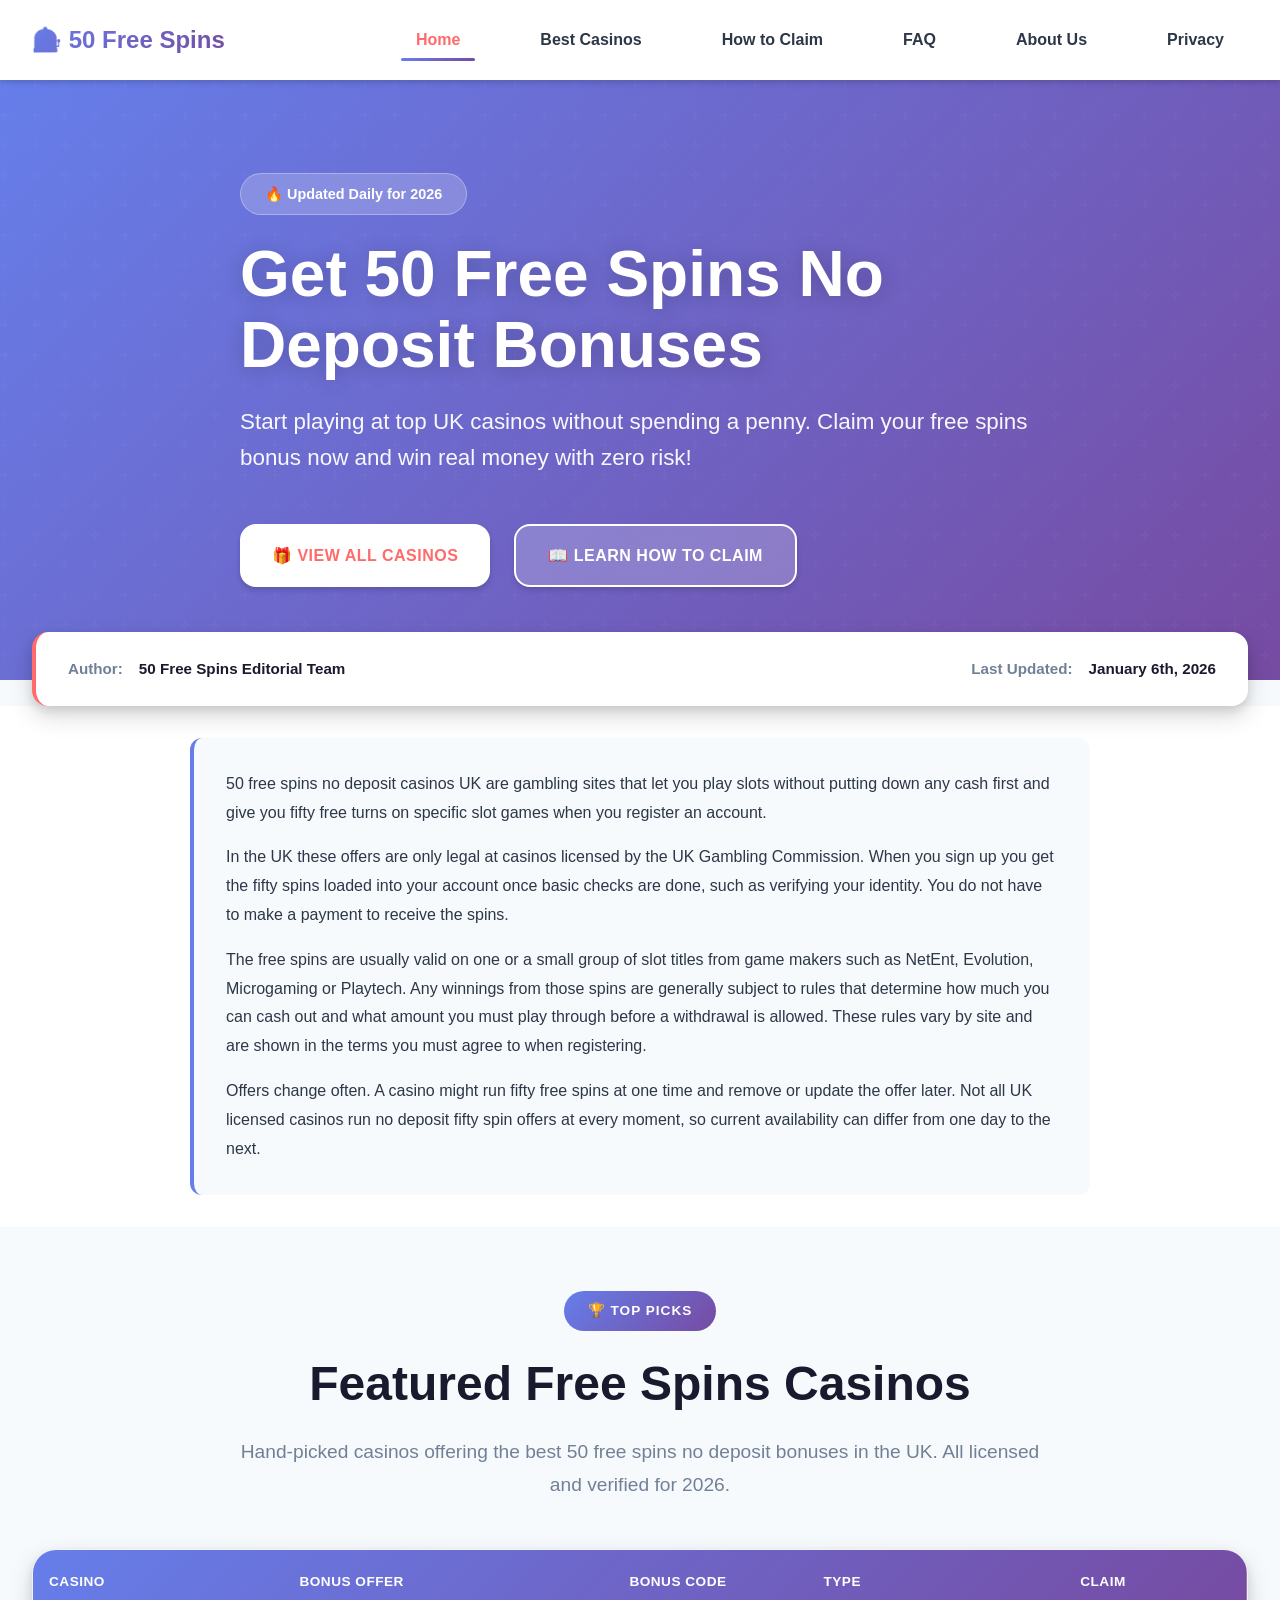
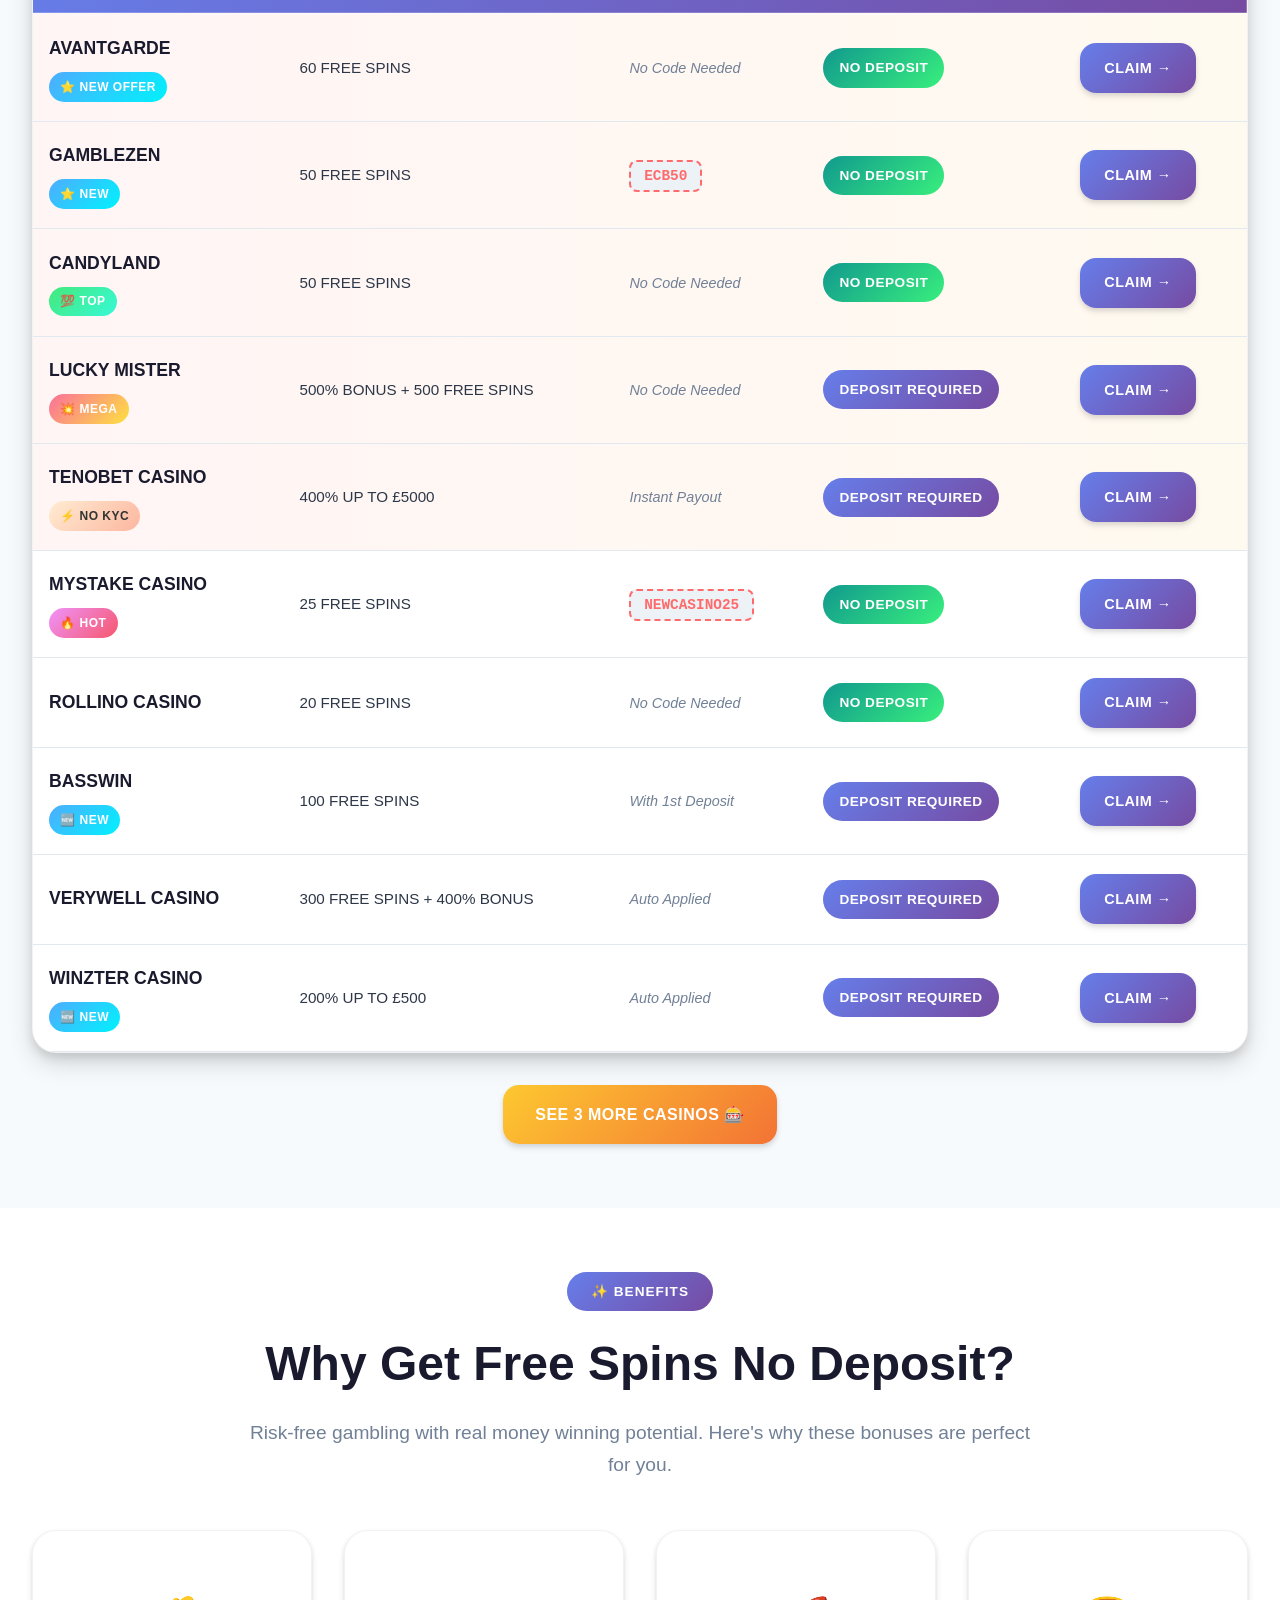
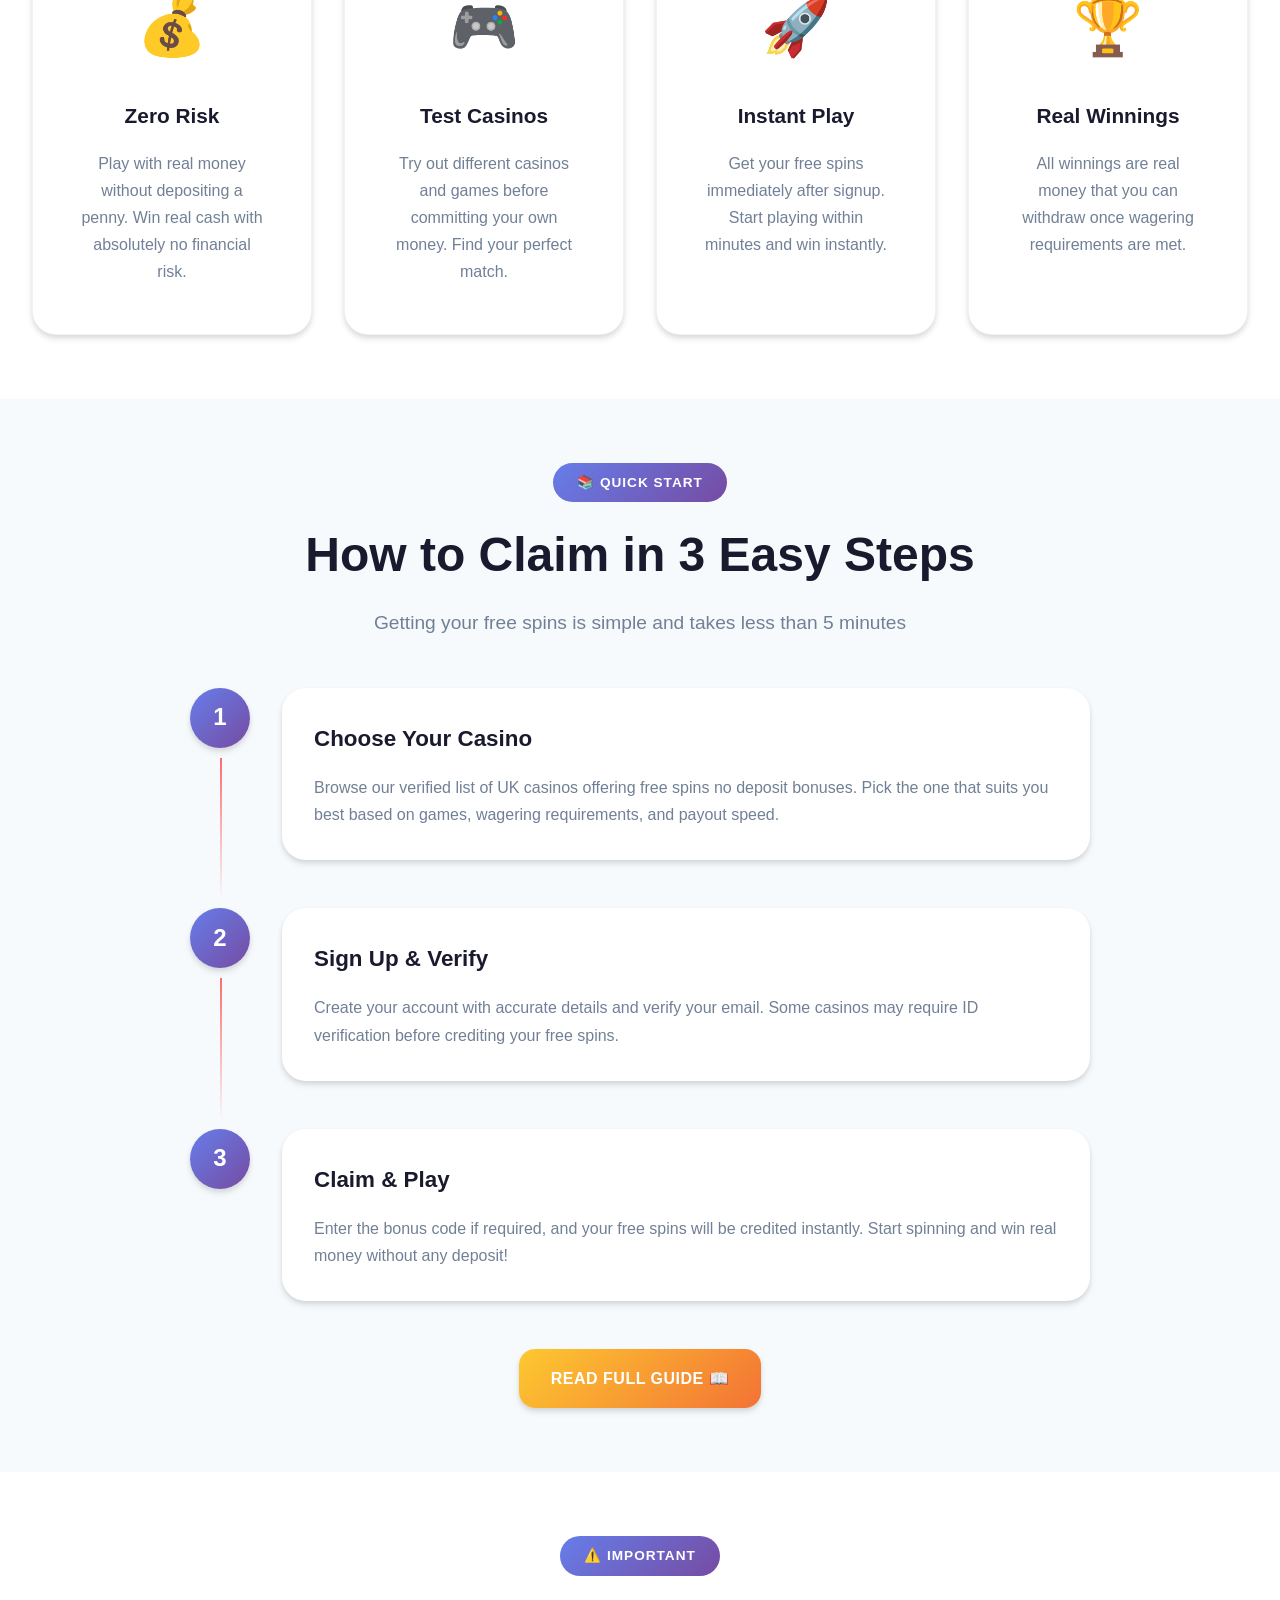
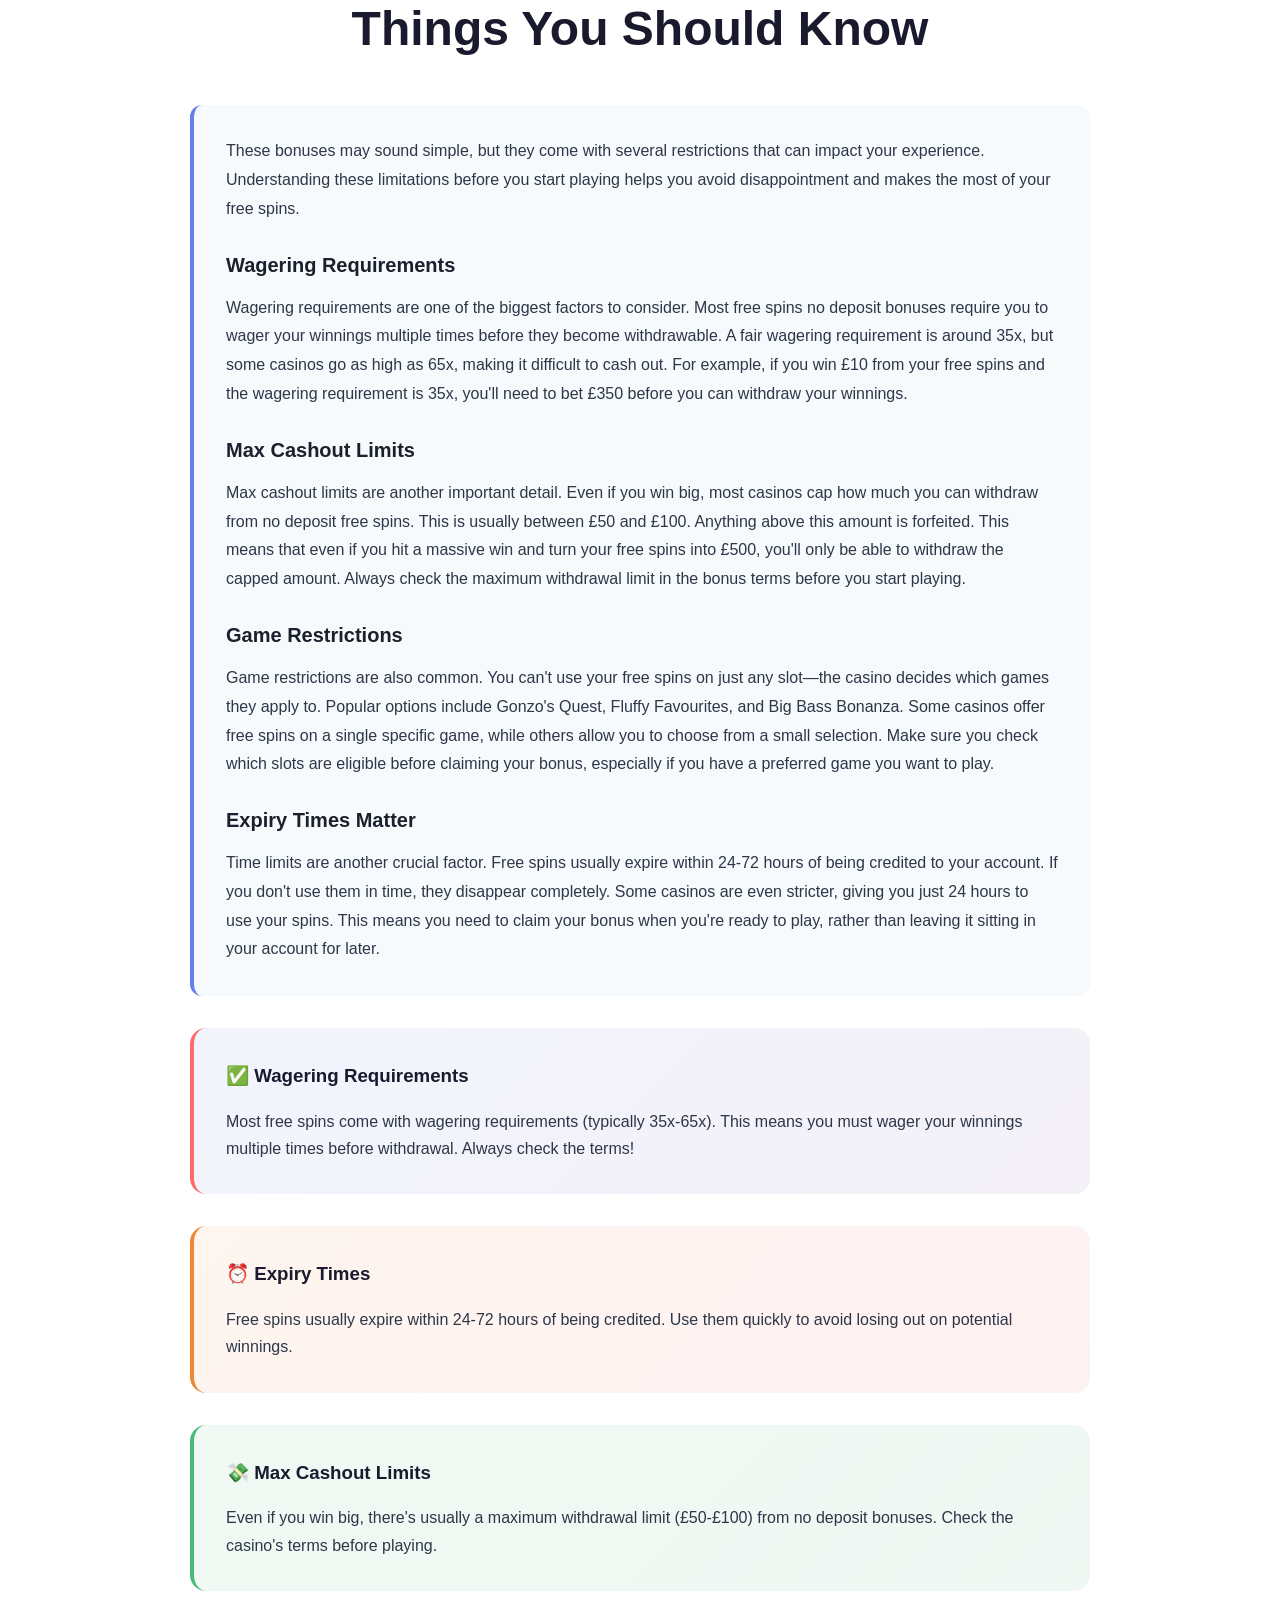
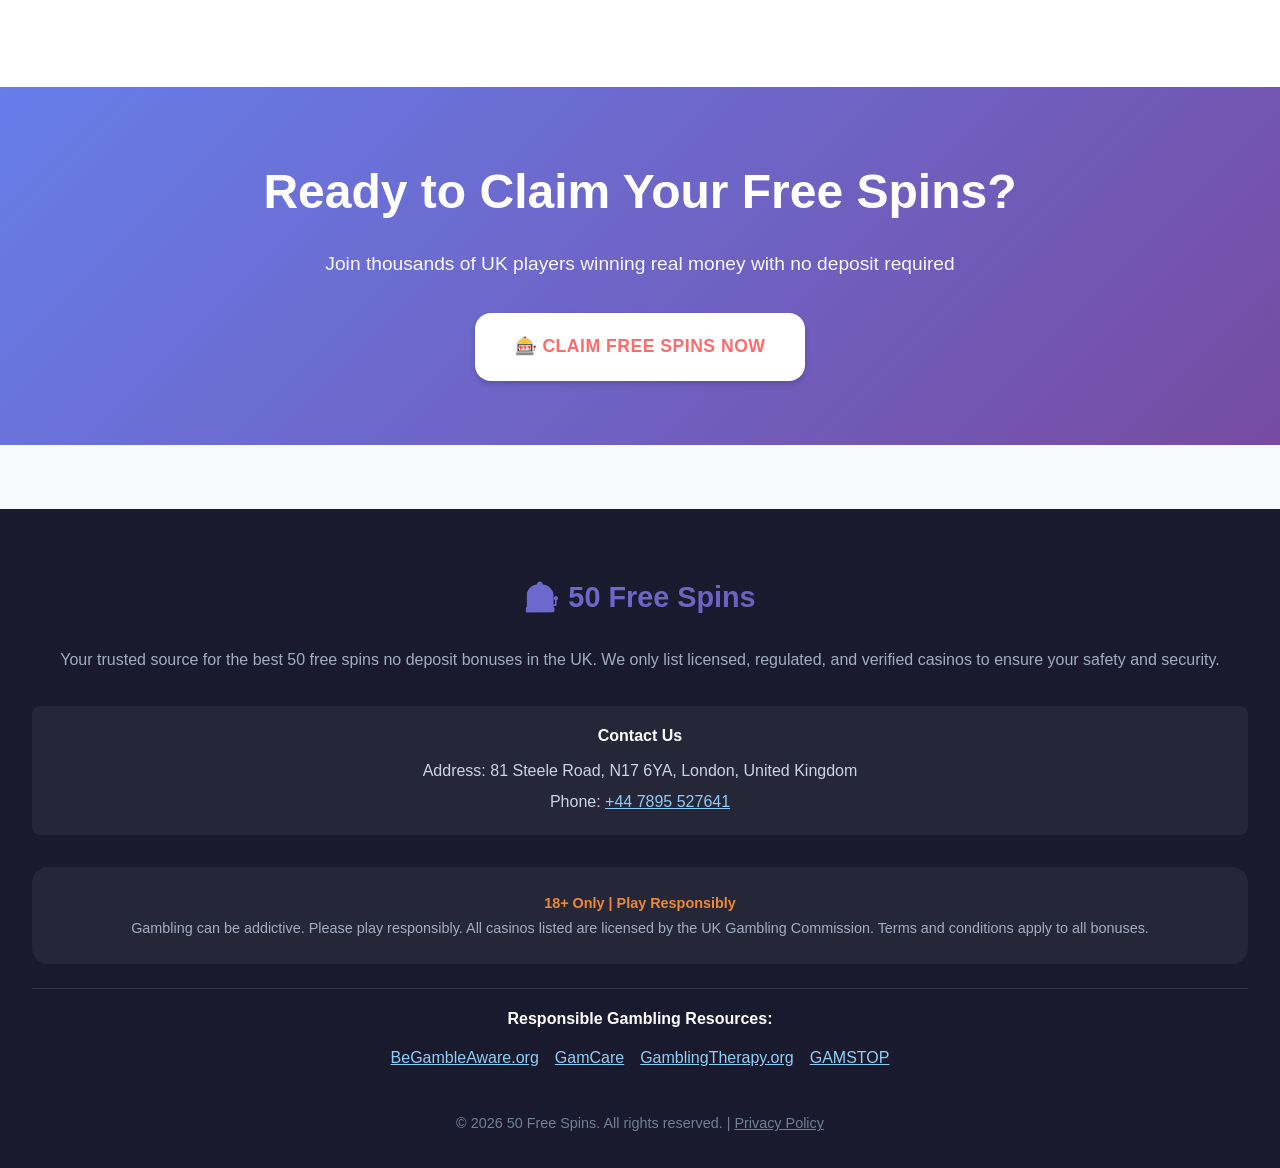
<file: index.html>
<!DOCTYPE html>
<html lang="en">
<head>
    <meta charset="UTF-8">
    <meta name="viewport" content="width=device-width, initial-scale=1.0">
    <meta name="description" content="Discover the best 50 free spins no deposit bonuses for 2026. Claim your free spins at top UK online casinos without spending a penny. Updated daily!">
    <title>50 Free Spins No Deposit 2026 | Best UK Casino Bonuses</title>
    <link rel="stylesheet" href="styles.css">
</head>
<body>
    <!-- Navigation -->
    <nav class="nav">
        <div class="nav-container">
            <a href="index.html" class="nav-logo">🎰 50 Free Spins</a>
            <ul class="nav-menu">
                <li><a href="index.html" class="nav-link active">Home</a></li>
                <li><a href="casinos.html" class="nav-link">Best Casinos</a></li>
                <li><a href="how-to-claim.html" class="nav-link">How to Claim</a></li>
                <li><a href="faq.html" class="nav-link">FAQ</a></li>
                <li><a href="about-us.html" class="nav-link">About Us</a></li>
                <li><a href="privacy-policy.html" class="nav-link">Privacy</a></li>
            </ul>
            <div class="nav-toggle">
                <span></span>
                <span></span>
                <span></span>
            </div>
        </div>
    </nav>

    <!-- Hero Section -->
    <section class="hero">
        <div class="hero-container">
            <div class="hero-content">
                <div class="hero-badge">🔥 Updated Daily for 2026</div>
                <h1 class="hero-title">Get 50 Free Spins No Deposit Bonuses</h1>
                <p class="hero-subtitle">
                    Start playing at top UK casinos without spending a penny. Claim your free spins bonus now and win real money with zero risk!
                </p>
                <div class="hero-cta">
                    <a href="casinos.html" class="btn btn-primary">🎁 View All Casinos</a>
                    <a href="how-to-claim.html" class="btn btn-secondary">📖 Learn How to Claim</a>
                </div>
            </div>
        </div>
    </section>

    <!-- Metadata Box -->
    <div class="metadata-box">
        <div class="metadata-content">
            <div class="metadata-item">
                <span class="metadata-label">Author:</span>
                <span class="metadata-value">50 Free Spins Editorial Team</span>
            </div>
            <div class="metadata-item">
                <span class="metadata-label">Last Updated:</span>
                <span class="metadata-value">January 6th, 2026</span>
            </div>
        </div>
    </div>

    <!-- Introduction Text -->
    <section class="section" style="background: white; padding: 2rem 0;">
        <div class="container">
            <div style="max-width: 900px; margin: 0 auto; background: #f7fafc; padding: 2rem; border-radius: 12px; border-left: 4px solid #667eea;">
                <p style="line-height: 1.8; margin-bottom: 1rem; color: #2d3748;">
                    50 free spins no deposit casinos UK are gambling sites that let you play slots without putting down any cash first and give you fifty free turns on specific slot games when you register an account.
                </p>
                <p style="line-height: 1.8; margin-bottom: 1rem; color: #2d3748;">
                    In the UK these offers are only legal at casinos licensed by the UK Gambling Commission. When you sign up you get the fifty spins loaded into your account once basic checks are done, such as verifying your identity. You do not have to make a payment to receive the spins.
                </p>
                <p style="line-height: 1.8; margin-bottom: 1rem; color: #2d3748;">
                    The free spins are usually valid on one or a small group of slot titles from game makers such as NetEnt, Evolution, Microgaming or Playtech. Any winnings from those spins are generally subject to rules that determine how much you can cash out and what amount you must play through before a withdrawal is allowed. These rules vary by site and are shown in the terms you must agree to when registering.
                </p>
                <p style="line-height: 1.8; margin-bottom: 0; color: #2d3748;">
                    Offers change often. A casino might run fifty free spins at one time and remove or update the offer later. Not all UK licensed casinos run no deposit fifty spin offers at every moment, so current availability can differ from one day to the next.
                </p>
            </div>
        </div>
    </section>

    <!-- Featured Casinos -->
    <section class="section">
        <div class="container">
            <div class="section-header">
                <span class="section-badge">🏆 Top Picks</span>
                <h2 class="section-title">Featured Free Spins Casinos</h2>
                <p class="section-subtitle">
                    Hand-picked casinos offering the best 50 free spins no deposit bonuses in the UK. All licensed and verified for 2026.
                </p>
            </div>

            <div class="casino-comparison-table-container">
                <table class="casino-comparison-table">
                    <thead>
                        <tr>
                            <th>Casino</th>
                            <th>Bonus Offer</th>
                            <th>Bonus Code</th>
                            <th>Type</th>
                            <th>Claim</th>
                        </tr>
                    </thead>
                    <tbody>
                        <!-- Featured Row 1: Avantgarde - Best No Deposit -->
                        <tr class="featured-row clickable-row" data-href="https://go.truedynastyaffiliates.com/visit/?bta=36291&nci=6016">
                            <td data-label="Casino">
                                <div class="casino-name-cell">
                                    <strong>AVANTGARDE</strong>
                                    <span class="table-badge new">⭐ NEW OFFER</span>
                                </div>
                            </td>
                            <td data-label="Bonus Offer">60 FREE SPINS</td>
                            <td data-label="Bonus Code"><span class="no-code">No Code Needed</span></td>
                            <td data-label="Type"><span class="type-badge no-deposit">No Deposit</span></td>
                            <td data-label="Claim">
                                <a href="https://go.truedynastyaffiliates.com/visit/?bta=36291&nci=6016" class="table-claim-btn" target="_blank" rel="nofollow noopener" onclick="event.stopPropagation();">Claim →</a>
                            </td>
                        </tr>

                        <!-- Featured Row 2: GambleZen -->
                        <tr class="featured-row clickable-row" data-href="https://gamblezens.com/d59f81502">
                            <td data-label="Casino">
                                <div class="casino-name-cell">
                                    <strong>GAMBLEZEN</strong>
                                    <span class="table-badge new">⭐ NEW</span>
                                </div>
                            </td>
                            <td data-label="Bonus Offer">50 FREE SPINS</td>
                            <td data-label="Bonus Code"><code>ECB50</code></td>
                            <td data-label="Type"><span class="type-badge no-deposit">No Deposit</span></td>
                            <td data-label="Claim">
                                <a href="https://gamblezens.com/d59f81502" class="table-claim-btn" target="_blank" rel="nofollow noopener" onclick="event.stopPropagation();">Claim →</a>
                            </td>
                        </tr>

                        <!-- Featured Row 3: Candyland -->
                        <tr class="featured-row clickable-row" data-href="https://go.truedynastyaffiliates.com/visit/?bta=36291&nci=5902">
                            <td data-label="Casino">
                                <div class="casino-name-cell">
                                    <strong>CANDYLAND</strong>
                                    <span class="table-badge verified">💯 TOP</span>
                                </div>
                            </td>
                            <td data-label="Bonus Offer">50 FREE SPINS</td>
                            <td data-label="Bonus Code"><span class="no-code">No Code Needed</span></td>
                            <td data-label="Type"><span class="type-badge no-deposit">No Deposit</span></td>
                            <td data-label="Claim">
                                <a href="https://go.truedynastyaffiliates.com/visit/?bta=36291&nci=5902" class="table-claim-btn" target="_blank" rel="nofollow noopener" onclick="event.stopPropagation();">Claim →</a>
                            </td>
                        </tr>

                        <!-- Featured Row 4: Lucky Mister - Best Overall -->
                        <tr class="featured-row clickable-row" data-href="https://trk.trafik-sc.xyz/click?o=4766&a=17196&sub_id3=3&sub_id4=4&sub_id5=5">
                            <td data-label="Casino">
                                <div class="casino-name-cell">
                                    <strong>LUCKY MISTER</strong>
                                    <span class="table-badge mega">💥 MEGA</span>
                                </div>
                            </td>
                            <td data-label="Bonus Offer">500% BONUS + 500 FREE SPINS</td>
                            <td data-label="Bonus Code"><span class="no-code">No Code Needed</span></td>
                            <td data-label="Type"><span class="type-badge deposit">Deposit Required</span></td>
                            <td data-label="Claim">
                                <a href="https://trk.trafik-sc.xyz/click?o=4766&a=17196&sub_id3=3&sub_id4=4&sub_id5=5" class="table-claim-btn" target="_blank" rel="nofollow noopener" onclick="event.stopPropagation();">Claim →</a>
                            </td>
                        </tr>

                        <!-- Featured Row 5: TenoBet - Best Deposit Bonus -->
                        <tr class="featured-row clickable-row" data-href="https://go.afftrackio.com/visit/?bta=35294&nci=5358">
                            <td data-label="Casino">
                                <div class="casino-name-cell">
                                    <strong>TENOBET CASINO</strong>
                                    <span class="table-badge instant">⚡ NO KYC</span>
                                </div>
                            </td>
                            <td data-label="Bonus Offer">400% UP TO £5000</td>
                            <td data-label="Bonus Code"><span class="no-code">Instant Payout</span></td>
                            <td data-label="Type"><span class="type-badge deposit">Deposit Required</span></td>
                            <td data-label="Claim">
                                <a href="https://go.afftrackio.com/visit/?bta=35294&nci=5358" class="table-claim-btn" target="_blank" rel="nofollow noopener" onclick="event.stopPropagation();">Claim →</a>
                            </td>
                        </tr>

                        <!-- Row 6: MyStake Casino -->
                        <tr class="clickable-row" data-href="https://go.affiliatedonbet.com/visit/?bta=3145350&brand=mystake">
                            <td data-label="Casino">
                                <div class="casino-name-cell">
                                    <strong>MYSTAKE CASINO</strong>
                                    <span class="table-badge hot">🔥 HOT</span>
                                </div>
                            </td>
                            <td data-label="Bonus Offer">25 FREE SPINS</td>
                            <td data-label="Bonus Code"><code>NEWCASINO25</code></td>
                            <td data-label="Type"><span class="type-badge no-deposit">No Deposit</span></td>
                            <td data-label="Claim">
                                <a href="https://go.affiliatedonbet.com/visit/?bta=3145350&brand=mystake" class="table-claim-btn" target="_blank" rel="nofollow noopener" onclick="event.stopPropagation();">Claim →</a>
                            </td>
                        </tr>

                        <!-- Row 7: Rollino Casino -->
                        <tr class="clickable-row" data-href="https://track.trafficflowpartners.com/visit/?bta=37995&nci=5916">
                            <td data-label="Casino">
                                <div class="casino-name-cell">
                                    <strong>ROLLINO CASINO</strong>
                                </div>
                            </td>
                            <td data-label="Bonus Offer">20 FREE SPINS</td>
                            <td data-label="Bonus Code"><span class="no-code">No Code Needed</span></td>
                            <td data-label="Type"><span class="type-badge no-deposit">No Deposit</span></td>
                            <td data-label="Claim">
                                <a href="https://track.trafficflowpartners.com/visit/?bta=37995&nci=5916" class="table-claim-btn" target="_blank" rel="nofollow noopener" onclick="event.stopPropagation();">Claim →</a>
                            </td>
                        </tr>

                        <!-- Row 8: BassWin -->
                        <tr class="clickable-row" data-href="https://trk.trafik-sc.xyz/click?o=4556&a=17196&sub_id3=3&sub_id4=4&sub_id5=5">
                            <td data-label="Casino">
                                <div class="casino-name-cell">
                                    <strong>BASSWIN</strong>
                                    <span class="table-badge new">🆕 NEW</span>
                                </div>
                            </td>
                            <td data-label="Bonus Offer">100 FREE SPINS</td>
                            <td data-label="Bonus Code"><span class="no-code">With 1st Deposit</span></td>
                            <td data-label="Type"><span class="type-badge deposit">Deposit Required</span></td>
                            <td data-label="Claim">
                                <a href="https://trk.trafik-sc.xyz/click?o=4556&a=17196&sub_id3=3&sub_id4=4&sub_id5=5" class="table-claim-btn" target="_blank" rel="nofollow noopener" onclick="event.stopPropagation();">Claim →</a>
                            </td>
                        </tr>

                        <!-- Row 9: VeryWell Casino -->
                        <tr class="clickable-row" data-href="https://linkly.link/2TXr9">
                            <td data-label="Casino">
                                <div class="casino-name-cell">
                                    <strong>VERYWELL CASINO</strong>
                                </div>
                            </td>
                            <td data-label="Bonus Offer">300 FREE SPINS + 400% BONUS</td>
                            <td data-label="Bonus Code"><span class="no-code">Auto Applied</span></td>
                            <td data-label="Type"><span class="type-badge deposit">Deposit Required</span></td>
                            <td data-label="Claim">
                                <a href="https://linkly.link/2TXr9" class="table-claim-btn" target="_blank" rel="nofollow noopener" onclick="event.stopPropagation();">Claim →</a>
                            </td>
                        </tr>

                        <!-- Row 10: Winzter Casino -->
                        <tr class="clickable-row" data-href="https://go.affililinks.com/visit/?bta=35245&nci=5351&afp=1&utm_campaign=GEO_TARGET_LINK">
                            <td data-label="Casino">
                                <div class="casino-name-cell">
                                    <strong>WINZTER CASINO</strong>
                                    <span class="table-badge new">🆕 NEW</span>
                                </div>
                            </td>
                            <td data-label="Bonus Offer">200% UP TO £500</td>
                            <td data-label="Bonus Code"><span class="no-code">Auto Applied</span></td>
                            <td data-label="Type"><span class="type-badge deposit">Deposit Required</span></td>
                            <td data-label="Claim">
                                <a href="https://go.affililinks.com/visit/?bta=35245&nci=5351&afp=1&utm_campaign=GEO_TARGET_LINK" class="table-claim-btn" target="_blank" rel="nofollow noopener" onclick="event.stopPropagation();">Claim →</a>
                            </td>
                        </tr>
                    </tbody>
                </table>
            </div>

            <div style="text-align: center; margin-top: 2rem;">
                <a href="casinos.html" class="btn btn-gradient">See 3 More Casinos 🎰</a>
            </div>
        </div>
    </section>

    <!-- Why Choose Us -->
    <section class="section" style="background: white;">
        <div class="container">
            <div class="section-header">
                <span class="section-badge">✨ Benefits</span>
                <h2 class="section-title">Why Get Free Spins No Deposit?</h2>
                <p class="section-subtitle">
                    Risk-free gambling with real money winning potential. Here's why these bonuses are perfect for you.
                </p>
            </div>

            <div class="features-grid">
                <div class="feature-card">
                    <span class="feature-icon">💰</span>
                    <h3 class="feature-title">Zero Risk</h3>
                    <p class="feature-text">
                        Play with real money without depositing a penny. Win real cash with absolutely no financial risk.
                    </p>
                </div>

                <div class="feature-card">
                    <span class="feature-icon">🎮</span>
                    <h3 class="feature-title">Test Casinos</h3>
                    <p class="feature-text">
                        Try out different casinos and games before committing your own money. Find your perfect match.
                    </p>
                </div>

                <div class="feature-card">
                    <span class="feature-icon">🚀</span>
                    <h3 class="feature-title">Instant Play</h3>
                    <p class="feature-text">
                        Get your free spins immediately after signup. Start playing within minutes and win instantly.
                    </p>
                </div>

                <div class="feature-card">
                    <span class="feature-icon">🏆</span>
                    <h3 class="feature-title">Real Winnings</h3>
                    <p class="feature-text">
                        All winnings are real money that you can withdraw once wagering requirements are met.
                    </p>
                </div>
            </div>
        </div>
    </section>

    <!-- Quick Guide -->
    <section class="section">
        <div class="container">
            <div class="section-header">
                <span class="section-badge">📚 Quick Start</span>
                <h2 class="section-title">How to Claim in 3 Easy Steps</h2>
                <p class="section-subtitle">
                    Getting your free spins is simple and takes less than 5 minutes
                </p>
            </div>

            <div class="steps-container">
                <div class="step">
                    <div class="step-number">1</div>
                    <div class="step-content">
                        <h3 class="step-title">Choose Your Casino</h3>
                        <p class="step-text">
                            Browse our verified list of UK casinos offering free spins no deposit bonuses. Pick the one that suits you best based on games, wagering requirements, and payout speed.
                        </p>
                    </div>
                </div>

                <div class="step">
                    <div class="step-number">2</div>
                    <div class="step-content">
                        <h3 class="step-title">Sign Up & Verify</h3>
                        <p class="step-text">
                            Create your account with accurate details and verify your email. Some casinos may require ID verification before crediting your free spins.
                        </p>
                    </div>
                </div>

                <div class="step">
                    <div class="step-number">3</div>
                    <div class="step-content">
                        <h3 class="step-title">Claim & Play</h3>
                        <p class="step-text">
                            Enter the bonus code if required, and your free spins will be credited instantly. Start spinning and win real money without any deposit!
                        </p>
                    </div>
                </div>
            </div>

            <div style="text-align: center; margin-top: 2rem;">
                <a href="how-to-claim.html" class="btn btn-gradient">Read Full Guide 📖</a>
            </div>
        </div>
    </section>

    <!-- Important Info -->
    <section class="section" style="background: white;">
        <div class="container">
            <div class="section-header">
                <span class="section-badge">⚠️ Important</span>
                <h2 class="section-title">Things You Should Know</h2>
            </div>

            <div style="max-width: 900px; margin: 0 auto;">
                <div style="background: #f7fafc; padding: 2rem; border-radius: 12px; margin-bottom: 2rem; border-left: 4px solid #667eea;">
                    <p style="line-height: 1.8; margin-bottom: 1rem; color: #2d3748;">
                        These bonuses may sound simple, but they come with several restrictions that can impact your experience. Understanding these limitations before you start playing helps you avoid disappointment and makes the most of your free spins.
                    </p>

                    <h3 style="color: #1a202c; margin-top: 1.5rem; margin-bottom: 0.75rem; font-size: 1.25rem; font-weight: 700;">Wagering Requirements</h3>
                    <p style="line-height: 1.8; margin-bottom: 1rem; color: #2d3748;">
                        Wagering requirements are one of the biggest factors to consider. Most free spins no deposit bonuses require you to wager your winnings multiple times before they become withdrawable. A fair wagering requirement is around 35x, but some casinos go as high as 65x, making it difficult to cash out. For example, if you win £10 from your free spins and the wagering requirement is 35x, you'll need to bet £350 before you can withdraw your winnings.
                    </p>

                    <h3 style="color: #1a202c; margin-top: 1.5rem; margin-bottom: 0.75rem; font-size: 1.25rem; font-weight: 700;">Max Cashout Limits</h3>
                    <p style="line-height: 1.8; margin-bottom: 1rem; color: #2d3748;">
                        Max cashout limits are another important detail. Even if you win big, most casinos cap how much you can withdraw from no deposit free spins. This is usually between £50 and £100. Anything above this amount is forfeited. This means that even if you hit a massive win and turn your free spins into £500, you'll only be able to withdraw the capped amount. Always check the maximum withdrawal limit in the bonus terms before you start playing.
                    </p>

                    <h3 style="color: #1a202c; margin-top: 1.5rem; margin-bottom: 0.75rem; font-size: 1.25rem; font-weight: 700;">Game Restrictions</h3>
                    <p style="line-height: 1.8; margin-bottom: 1rem; color: #2d3748;">
                        Game restrictions are also common. You can't use your free spins on just any slot—the casino decides which games they apply to. Popular options include Gonzo's Quest, Fluffy Favourites, and Big Bass Bonanza. Some casinos offer free spins on a single specific game, while others allow you to choose from a small selection. Make sure you check which slots are eligible before claiming your bonus, especially if you have a preferred game you want to play.
                    </p>

                    <h3 style="color: #1a202c; margin-top: 1.5rem; margin-bottom: 0.75rem; font-size: 1.25rem; font-weight: 700;">Expiry Times Matter</h3>
                    <p style="line-height: 1.8; color: #2d3748;">
                        Time limits are another crucial factor. Free spins usually expire within 24-72 hours of being credited to your account. If you don't use them in time, they disappear completely. Some casinos are even stricter, giving you just 24 hours to use your spins. This means you need to claim your bonus when you're ready to play, rather than leaving it sitting in your account for later.
                    </p>
                </div>

                <div class="info-box">
                    <h3 class="info-box-title">✅ Wagering Requirements</h3>
                    <p class="info-box-text">
                        Most free spins come with wagering requirements (typically 35x-65x). This means you must wager your winnings multiple times before withdrawal. Always check the terms!
                    </p>
                </div>

                <div class="info-box warning">
                    <h3 class="info-box-title">⏰ Expiry Times</h3>
                    <p class="info-box-text">
                        Free spins usually expire within 24-72 hours of being credited. Use them quickly to avoid losing out on potential winnings.
                    </p>
                </div>

                <div class="info-box success">
                    <h3 class="info-box-title">💸 Max Cashout Limits</h3>
                    <p class="info-box-text">
                        Even if you win big, there's usually a maximum withdrawal limit (£50-£100) from no deposit bonuses. Check the casino's terms before playing.
                    </p>
                </div>
            </div>
        </div>
    </section>

    <!-- CTA Section -->
    <section class="section" style="background: linear-gradient(135deg, #667eea 0%, #764ba2 100%); color: white;">
        <div class="container" style="text-align: center;">
            <h2 style="font-size: clamp(2rem, 4vw, 3rem); font-weight: 900; margin-bottom: 1rem;">
                Ready to Claim Your Free Spins?
            </h2>
            <p style="font-size: 1.2rem; margin-bottom: 2rem; opacity: 0.95;">
                Join thousands of UK players winning real money with no deposit required
            </p>
            <a href="casinos.html" class="btn btn-primary" style="font-size: 1.1rem; padding: 1.2rem 2.5rem;">
                🎰 Claim Free Spins Now
            </a>
        </div>
    </section>

    <!-- Footer -->
    <footer class="footer">
        <div class="footer-content">
            <div class="footer-logo">🎰 50 Free Spins</div>
            <p class="footer-text">
                Your trusted source for the best 50 free spins no deposit bonuses in the UK. We only list licensed, regulated, and verified casinos to ensure your safety and security.
            </p>

            <div style="margin: 1.5rem 0; padding: 1rem; background: rgba(255,255,255,0.05); border-radius: 8px;">
                <h4 style="margin-bottom: 0.5rem; color: #fff;">Contact Us</h4>
                <p style="margin: 0.25rem 0; color: #cbd5e0;">Address: 81 Steele Road, N17 6YA, London, United Kingdom</p>
                <p style="margin: 0.25rem 0; color: #cbd5e0;">Phone: <a href="tel:+447895527641" style="color: #90cdf4; text-decoration: underline;">+44 7895 527641</a></p>
            </div>

            <div class="footer-disclaimer">
                <strong>18+ Only | Play Responsibly</strong><br>
                Gambling can be addictive. Please play responsibly. All casinos listed are licensed by the UK Gambling Commission. Terms and conditions apply to all bonuses.
            </div>

            <div style="margin: 1.5rem 0; padding: 1rem 0; border-top: 1px solid rgba(255,255,255,0.1);">
                <p style="margin-bottom: 0.75rem; color: #fff; font-weight: 600;">Responsible Gambling Resources:</p>
                <div style="display: flex; flex-wrap: wrap; gap: 1rem; justify-content: center;">
                    <a href="https://www.begambleaware.org" target="_blank" rel="noopener noreferrer" style="color: #90cdf4; text-decoration: underline;">BeGambleAware.org</a>
                    <a href="https://www.gamcare.org.uk" target="_blank" rel="noopener noreferrer" style="color: #90cdf4; text-decoration: underline;">GamCare</a>
                    <a href="https://www.gamblingtherapy.org" target="_blank" rel="noopener noreferrer" style="color: #90cdf4; text-decoration: underline;">GamblingTherapy.org</a>
                    <a href="https://www.gamstop.co.uk" target="_blank" rel="noopener noreferrer" style="color: #90cdf4; text-decoration: underline;">GAMSTOP</a>
                </div>
            </div>

            <p style="margin-top: 1.5rem; color: #718096; font-size: 0.9rem;">
                &copy; 2026 50 Free Spins. All rights reserved. | <a href="privacy-policy.html" style="text-decoration: underline;">Privacy Policy</a>
            </p>
        </div>
    </footer>

    <script>
        // Simple FAQ accordion functionality
        document.querySelectorAll('.faq-question').forEach(button => {
            button.addEventListener('click', () => {
                const faqItem = button.parentElement;
                faqItem.classList.toggle('active');
            });
        });

        // Mobile menu toggle (basic)
        const navToggle = document.querySelector('.nav-toggle');
        const navMenu = document.querySelector('.nav-menu');

        if (navToggle) {
            navToggle.addEventListener('click', () => {
                navMenu.classList.toggle('active');
            });
        }

        // Make table rows clickable
        document.querySelectorAll('.clickable-row').forEach(row => {
            row.addEventListener('click', function() {
                const href = this.getAttribute('data-href');
                if (href) {
                    window.open(href, '_blank', 'nofollow,noopener');
                }
            });
            // Add cursor pointer style
            row.style.cursor = 'pointer';
        });
    </script>
</body>
</html>
</file>
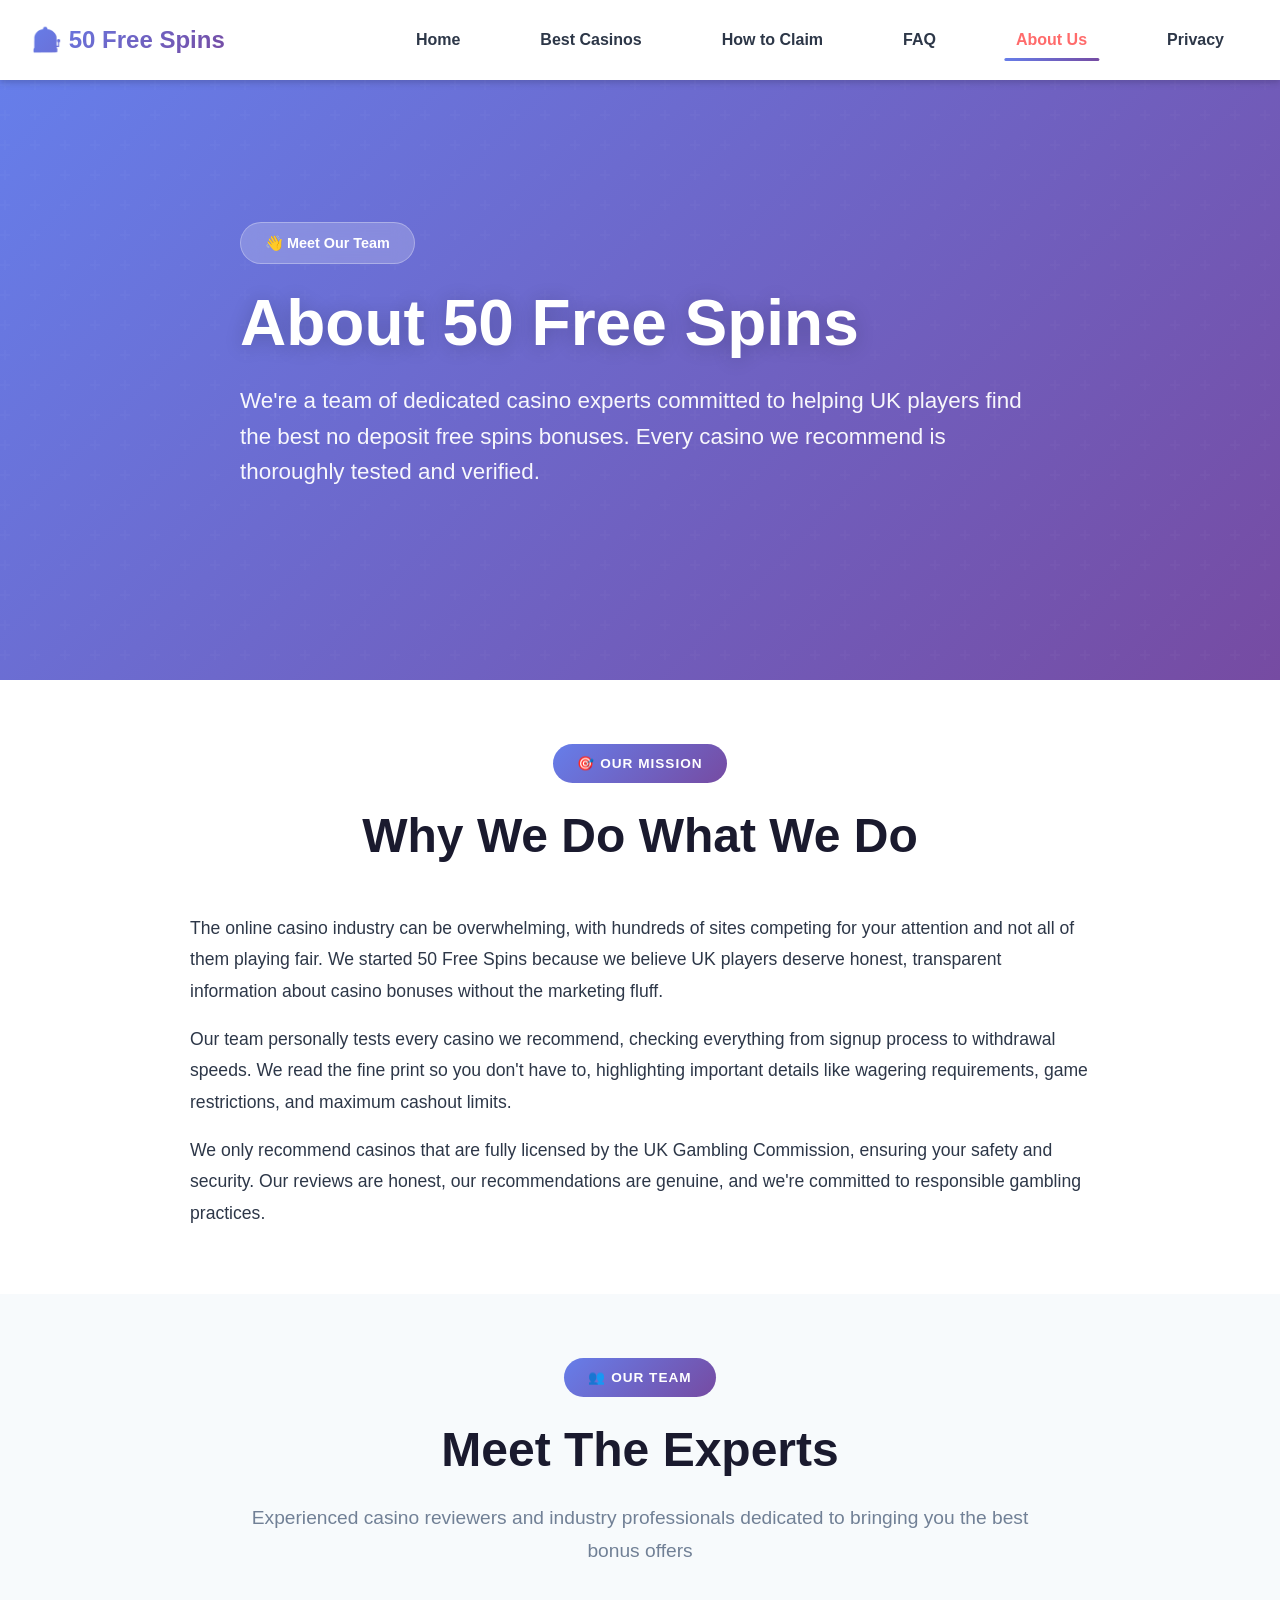
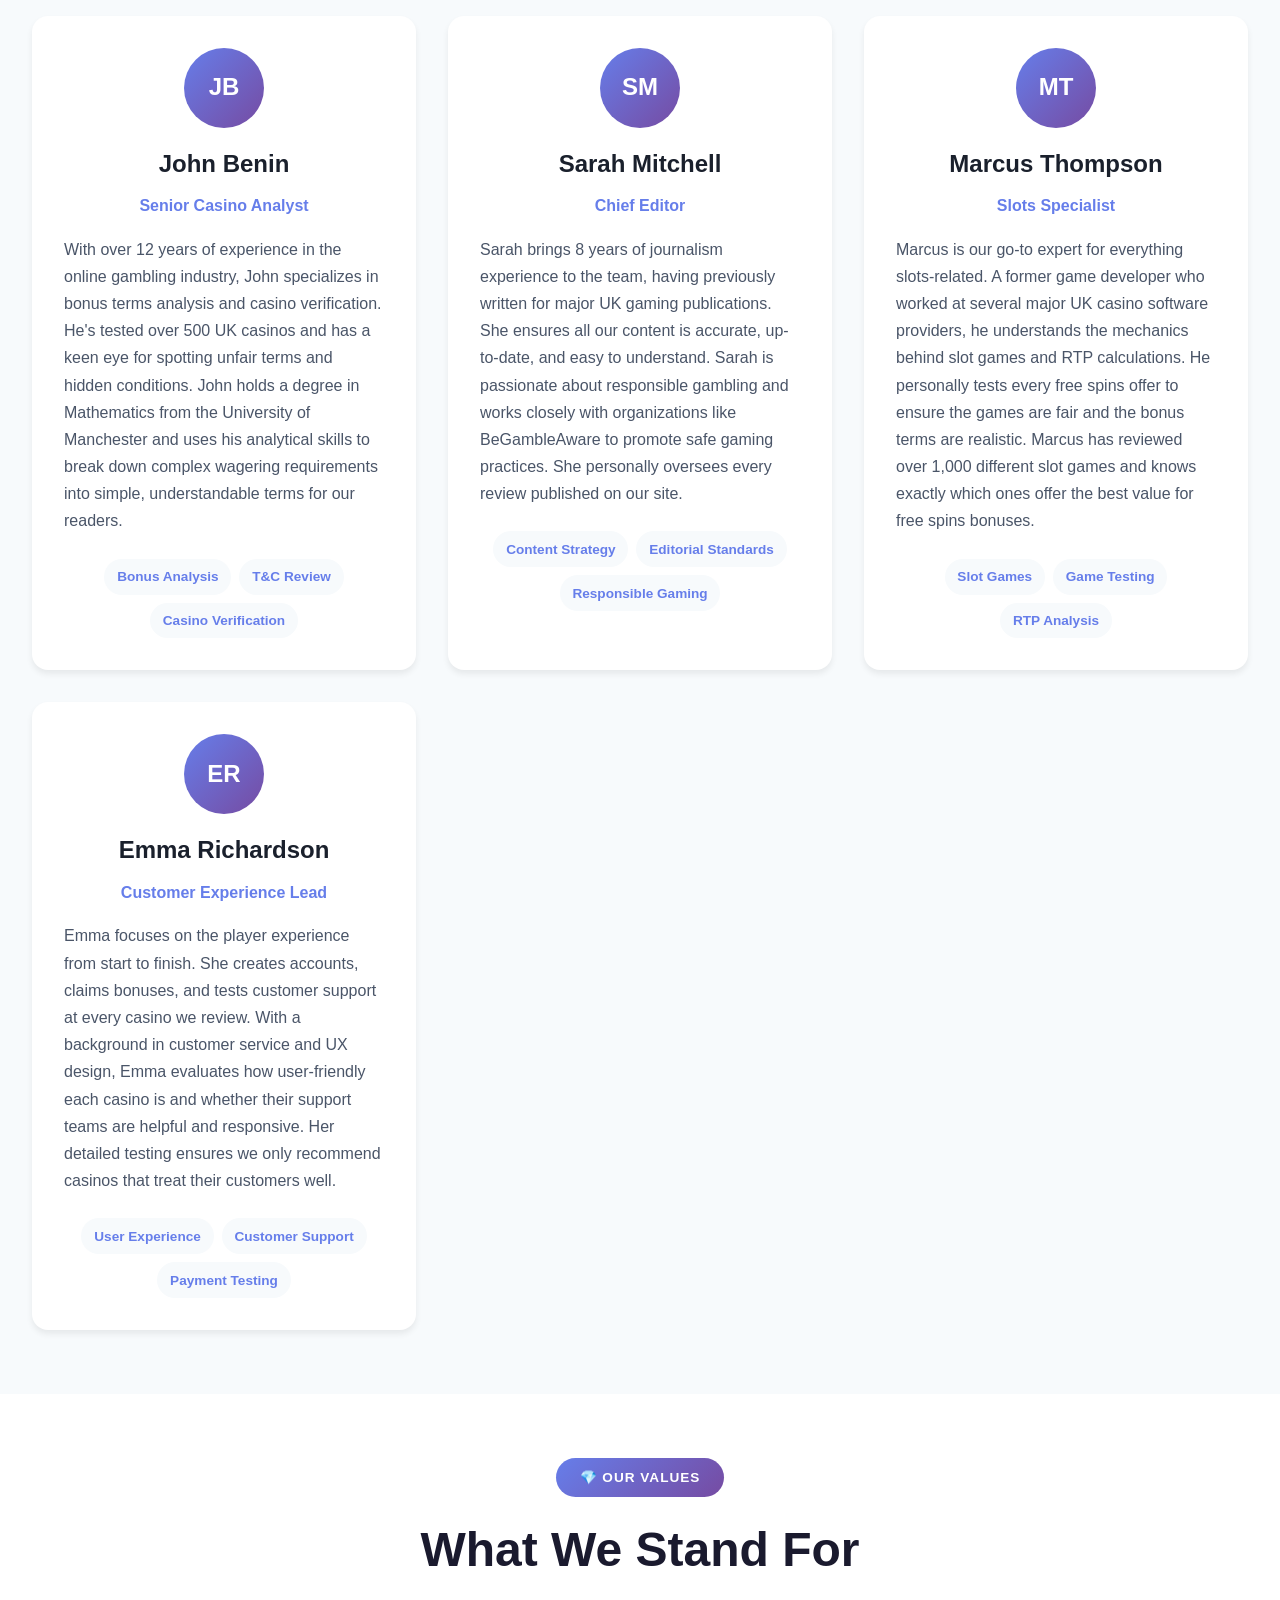
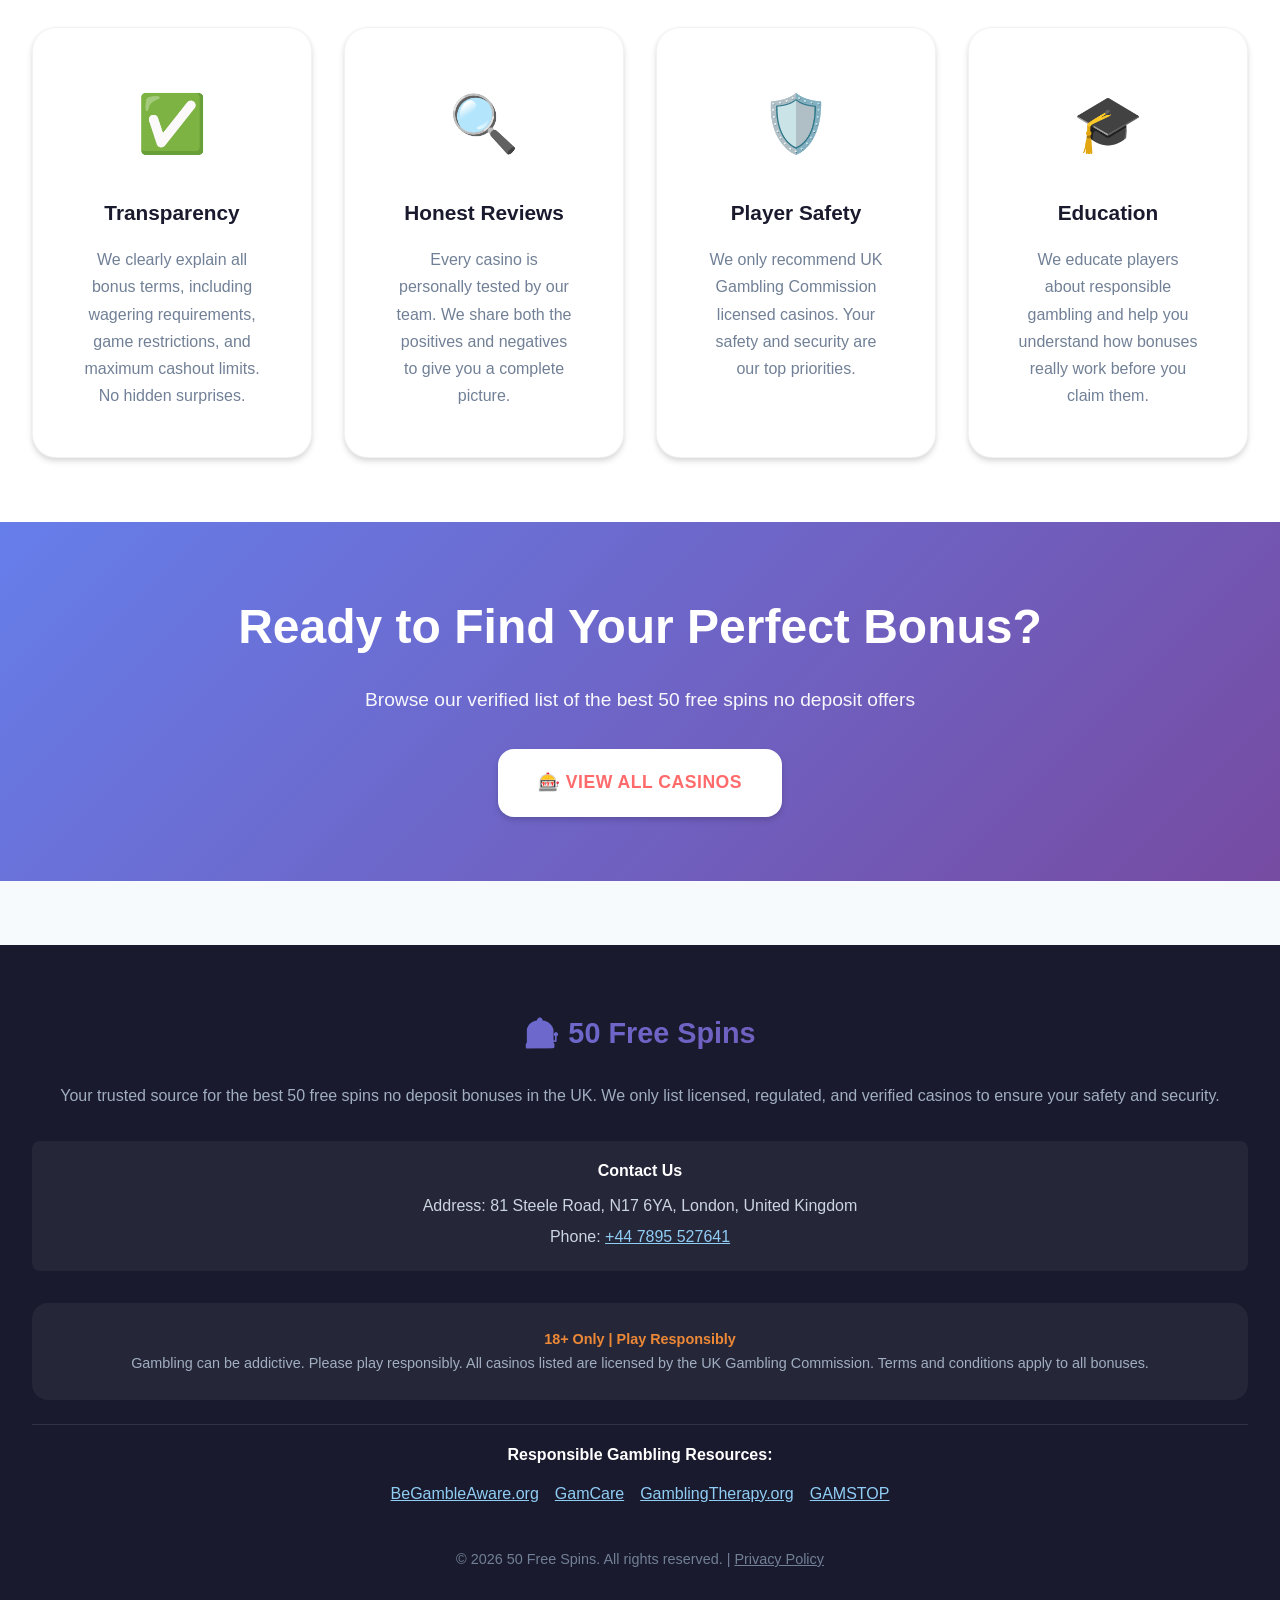
<file: about-us.html>
<!DOCTYPE html>
<html lang="en">
<head>
    <meta charset="UTF-8">
    <meta name="viewport" content="width=device-width, initial-scale=1.0">
    <meta name="description" content="Meet the team behind 50 Free Spins - expert casino reviewers dedicated to finding the best no deposit bonus offers in the UK.">
    <title>About Us | 50 Free Spins Team</title>
    <link rel="stylesheet" href="styles.css">
</head>
<body>
    <!-- Navigation -->
    <nav class="nav">
        <div class="nav-container">
            <a href="index.html" class="nav-logo">🎰 50 Free Spins</a>
            <ul class="nav-menu">
                <li><a href="index.html" class="nav-link">Home</a></li>
                <li><a href="casinos.html" class="nav-link">Best Casinos</a></li>
                <li><a href="how-to-claim.html" class="nav-link">How to Claim</a></li>
                <li><a href="faq.html" class="nav-link">FAQ</a></li>
                <li><a href="about-us.html" class="nav-link active">About Us</a></li>
                <li><a href="privacy-policy.html" class="nav-link">Privacy</a></li>
            </ul>
            <div class="nav-toggle">
                <span></span>
                <span></span>
                <span></span>
            </div>
        </div>
    </nav>

    <!-- Hero Section -->
    <section class="hero">
        <div class="hero-container">
            <div class="hero-content">
                <div class="hero-badge">👋 Meet Our Team</div>
                <h1 class="hero-title">About 50 Free Spins</h1>
                <p class="hero-subtitle">
                    We're a team of dedicated casino experts committed to helping UK players find the best no deposit free spins bonuses. Every casino we recommend is thoroughly tested and verified.
                </p>
            </div>
        </div>
    </section>

    <!-- Our Mission -->
    <section class="section" style="background: white;">
        <div class="container">
            <div class="section-header">
                <span class="section-badge">🎯 Our Mission</span>
                <h2 class="section-title">Why We Do What We Do</h2>
            </div>

            <div style="max-width: 900px; margin: 0 auto;">
                <p style="line-height: 1.8; margin-bottom: 1rem; color: #2d3748; font-size: 1.1rem;">
                    The online casino industry can be overwhelming, with hundreds of sites competing for your attention and not all of them playing fair. We started 50 Free Spins because we believe UK players deserve honest, transparent information about casino bonuses without the marketing fluff.
                </p>
                <p style="line-height: 1.8; margin-bottom: 1rem; color: #2d3748; font-size: 1.1rem;">
                    Our team personally tests every casino we recommend, checking everything from signup process to withdrawal speeds. We read the fine print so you don't have to, highlighting important details like wagering requirements, game restrictions, and maximum cashout limits.
                </p>
                <p style="line-height: 1.8; color: #2d3748; font-size: 1.1rem;">
                    We only recommend casinos that are fully licensed by the UK Gambling Commission, ensuring your safety and security. Our reviews are honest, our recommendations are genuine, and we're committed to responsible gambling practices.
                </p>
            </div>
        </div>
    </section>

    <!-- Team Section -->
    <section class="section">
        <div class="container">
            <div class="section-header">
                <span class="section-badge">👥 Our Team</span>
                <h2 class="section-title">Meet The Experts</h2>
                <p class="section-subtitle">
                    Experienced casino reviewers and industry professionals dedicated to bringing you the best bonus offers
                </p>
            </div>

            <div class="team-grid">
                <!-- John Benin -->
                <div class="team-card">
                    <div class="team-avatar">JB</div>
                    <h3 class="team-name">John Benin</h3>
                    <div class="team-role">Senior Casino Analyst</div>
                    <p class="team-bio">
                        With over 12 years of experience in the online gambling industry, John specializes in bonus terms analysis and casino verification. He's tested over 500 UK casinos and has a keen eye for spotting unfair terms and hidden conditions. John holds a degree in Mathematics from the University of Manchester and uses his analytical skills to break down complex wagering requirements into simple, understandable terms for our readers.
                    </p>
                    <div class="team-expertise">
                        <span class="expertise-tag">Bonus Analysis</span>
                        <span class="expertise-tag">T&C Review</span>
                        <span class="expertise-tag">Casino Verification</span>
                    </div>
                </div>

                <!-- Sarah Mitchell -->
                <div class="team-card">
                    <div class="team-avatar">SM</div>
                    <h3 class="team-name">Sarah Mitchell</h3>
                    <div class="team-role">Chief Editor</div>
                    <p class="team-bio">
                        Sarah brings 8 years of journalism experience to the team, having previously written for major UK gaming publications. She ensures all our content is accurate, up-to-date, and easy to understand. Sarah is passionate about responsible gambling and works closely with organizations like BeGambleAware to promote safe gaming practices. She personally oversees every review published on our site.
                    </p>
                    <div class="team-expertise">
                        <span class="expertise-tag">Content Strategy</span>
                        <span class="expertise-tag">Editorial Standards</span>
                        <span class="expertise-tag">Responsible Gaming</span>
                    </div>
                </div>

                <!-- Marcus Thompson -->
                <div class="team-card">
                    <div class="team-avatar">MT</div>
                    <h3 class="team-name">Marcus Thompson</h3>
                    <div class="team-role">Slots Specialist</div>
                    <p class="team-bio">
                        Marcus is our go-to expert for everything slots-related. A former game developer who worked at several major UK casino software providers, he understands the mechanics behind slot games and RTP calculations. He personally tests every free spins offer to ensure the games are fair and the bonus terms are realistic. Marcus has reviewed over 1,000 different slot games and knows exactly which ones offer the best value for free spins bonuses.
                    </p>
                    <div class="team-expertise">
                        <span class="expertise-tag">Slot Games</span>
                        <span class="expertise-tag">Game Testing</span>
                        <span class="expertise-tag">RTP Analysis</span>
                    </div>
                </div>

                <!-- Emma Richardson -->
                <div class="team-card">
                    <div class="team-avatar">ER</div>
                    <h3 class="team-name">Emma Richardson</h3>
                    <div class="team-role">Customer Experience Lead</div>
                    <p class="team-bio">
                        Emma focuses on the player experience from start to finish. She creates accounts, claims bonuses, and tests customer support at every casino we review. With a background in customer service and UX design, Emma evaluates how user-friendly each casino is and whether their support teams are helpful and responsive. Her detailed testing ensures we only recommend casinos that treat their customers well.
                    </p>
                    <div class="team-expertise">
                        <span class="expertise-tag">User Experience</span>
                        <span class="expertise-tag">Customer Support</span>
                        <span class="expertise-tag">Payment Testing</span>
                    </div>
                </div>
            </div>
        </div>
    </section>

    <!-- Our Values -->
    <section class="section" style="background: white;">
        <div class="container">
            <div class="section-header">
                <span class="section-badge">💎 Our Values</span>
                <h2 class="section-title">What We Stand For</h2>
            </div>

            <div class="features-grid">
                <div class="feature-card">
                    <span class="feature-icon">✅</span>
                    <h3 class="feature-title">Transparency</h3>
                    <p class="feature-text">
                        We clearly explain all bonus terms, including wagering requirements, game restrictions, and maximum cashout limits. No hidden surprises.
                    </p>
                </div>

                <div class="feature-card">
                    <span class="feature-icon">🔍</span>
                    <h3 class="feature-title">Honest Reviews</h3>
                    <p class="feature-text">
                        Every casino is personally tested by our team. We share both the positives and negatives to give you a complete picture.
                    </p>
                </div>

                <div class="feature-card">
                    <span class="feature-icon">🛡️</span>
                    <h3 class="feature-title">Player Safety</h3>
                    <p class="feature-text">
                        We only recommend UK Gambling Commission licensed casinos. Your safety and security are our top priorities.
                    </p>
                </div>

                <div class="feature-card">
                    <span class="feature-icon">🎓</span>
                    <h3 class="feature-title">Education</h3>
                    <p class="feature-text">
                        We educate players about responsible gambling and help you understand how bonuses really work before you claim them.
                    </p>
                </div>
            </div>
        </div>
    </section>

    <!-- CTA Section -->
    <section class="section" style="background: linear-gradient(135deg, #667eea 0%, #764ba2 100%); color: white;">
        <div class="container" style="text-align: center;">
            <h2 style="font-size: clamp(2rem, 4vw, 3rem); font-weight: 900; margin-bottom: 1rem;">
                Ready to Find Your Perfect Bonus?
            </h2>
            <p style="font-size: 1.2rem; margin-bottom: 2rem; opacity: 0.95;">
                Browse our verified list of the best 50 free spins no deposit offers
            </p>
            <a href="casinos.html" class="btn btn-primary" style="font-size: 1.1rem; padding: 1.2rem 2.5rem;">
                🎰 View All Casinos
            </a>
        </div>
    </section>

    <!-- Footer -->
    <footer class="footer">
        <div class="footer-content">
            <div class="footer-logo">🎰 50 Free Spins</div>
            <p class="footer-text">
                Your trusted source for the best 50 free spins no deposit bonuses in the UK. We only list licensed, regulated, and verified casinos to ensure your safety and security.
            </p>

            <div style="margin: 1.5rem 0; padding: 1rem; background: rgba(255,255,255,0.05); border-radius: 8px;">
                <h4 style="margin-bottom: 0.5rem; color: #fff;">Contact Us</h4>
                <p style="margin: 0.25rem 0; color: #cbd5e0;">Address: 81 Steele Road, N17 6YA, London, United Kingdom</p>
                <p style="margin: 0.25rem 0; color: #cbd5e0;">Phone: <a href="tel:+447895527641" style="color: #90cdf4; text-decoration: underline;">+44 7895 527641</a></p>
            </div>

            <div class="footer-disclaimer">
                <strong>18+ Only | Play Responsibly</strong><br>
                Gambling can be addictive. Please play responsibly. All casinos listed are licensed by the UK Gambling Commission. Terms and conditions apply to all bonuses.
            </div>

            <div style="margin: 1.5rem 0; padding: 1rem 0; border-top: 1px solid rgba(255,255,255,0.1);">
                <p style="margin-bottom: 0.75rem; color: #fff; font-weight: 600;">Responsible Gambling Resources:</p>
                <div style="display: flex; flex-wrap: wrap; gap: 1rem; justify-content: center;">
                    <a href="https://www.begambleaware.org" target="_blank" rel="noopener noreferrer" style="color: #90cdf4; text-decoration: underline;">BeGambleAware.org</a>
                    <a href="https://www.gamcare.org.uk" target="_blank" rel="noopener noreferrer" style="color: #90cdf4; text-decoration: underline;">GamCare</a>
                    <a href="https://www.gamblingtherapy.org" target="_blank" rel="noopener noreferrer" style="color: #90cdf4; text-decoration: underline;">GamblingTherapy.org</a>
                    <a href="https://www.gamstop.co.uk" target="_blank" rel="noopener noreferrer" style="color: #90cdf4; text-decoration: underline;">GAMSTOP</a>
                </div>
            </div>

            <p style="margin-top: 1.5rem; color: #718096; font-size: 0.9rem;">
                &copy; 2026 50 Free Spins. All rights reserved. | <a href="privacy-policy.html" style="text-decoration: underline;">Privacy Policy</a>
            </p>
        </div>
    </footer>

    <script>
        // Mobile menu toggle
        const navToggle = document.querySelector('.nav-toggle');
        const navMenu = document.querySelector('.nav-menu');

        if (navToggle) {
            navToggle.addEventListener('click', () => {
                navMenu.classList.toggle('active');
            });
        }
    </script>

    <style>
        .team-grid {
            display: grid;
            grid-template-columns: repeat(auto-fit, minmax(300px, 1fr));
            gap: 2rem;
            margin-top: 3rem;
        }

        .team-card {
            background: white;
            padding: 2rem;
            border-radius: 16px;
            box-shadow: 0 4px 6px rgba(0, 0, 0, 0.07);
            transition: transform 0.3s ease, box-shadow 0.3s ease;
        }

        .team-card:hover {
            transform: translateY(-4px);
            box-shadow: 0 12px 24px rgba(0, 0, 0, 0.1);
        }

        .team-avatar {
            width: 80px;
            height: 80px;
            border-radius: 50%;
            background: linear-gradient(135deg, #667eea 0%, #764ba2 100%);
            color: white;
            display: flex;
            align-items: center;
            justify-content: center;
            font-size: 1.5rem;
            font-weight: 700;
            margin: 0 auto 1rem;
        }

        .team-name {
            font-size: 1.5rem;
            font-weight: 700;
            color: #1a202c;
            margin-bottom: 0.5rem;
            text-align: center;
        }

        .team-role {
            color: #667eea;
            font-weight: 600;
            font-size: 1rem;
            margin-bottom: 1rem;
            text-align: center;
        }

        .team-bio {
            color: #4a5568;
            line-height: 1.7;
            margin-bottom: 1.5rem;
        }

        .team-expertise {
            display: flex;
            flex-wrap: wrap;
            gap: 0.5rem;
            justify-content: center;
        }

        .expertise-tag {
            background: #f7fafc;
            color: #667eea;
            padding: 0.4rem 0.8rem;
            border-radius: 20px;
            font-size: 0.85rem;
            font-weight: 600;
        }
    </style>
</body>
</html>
</file>
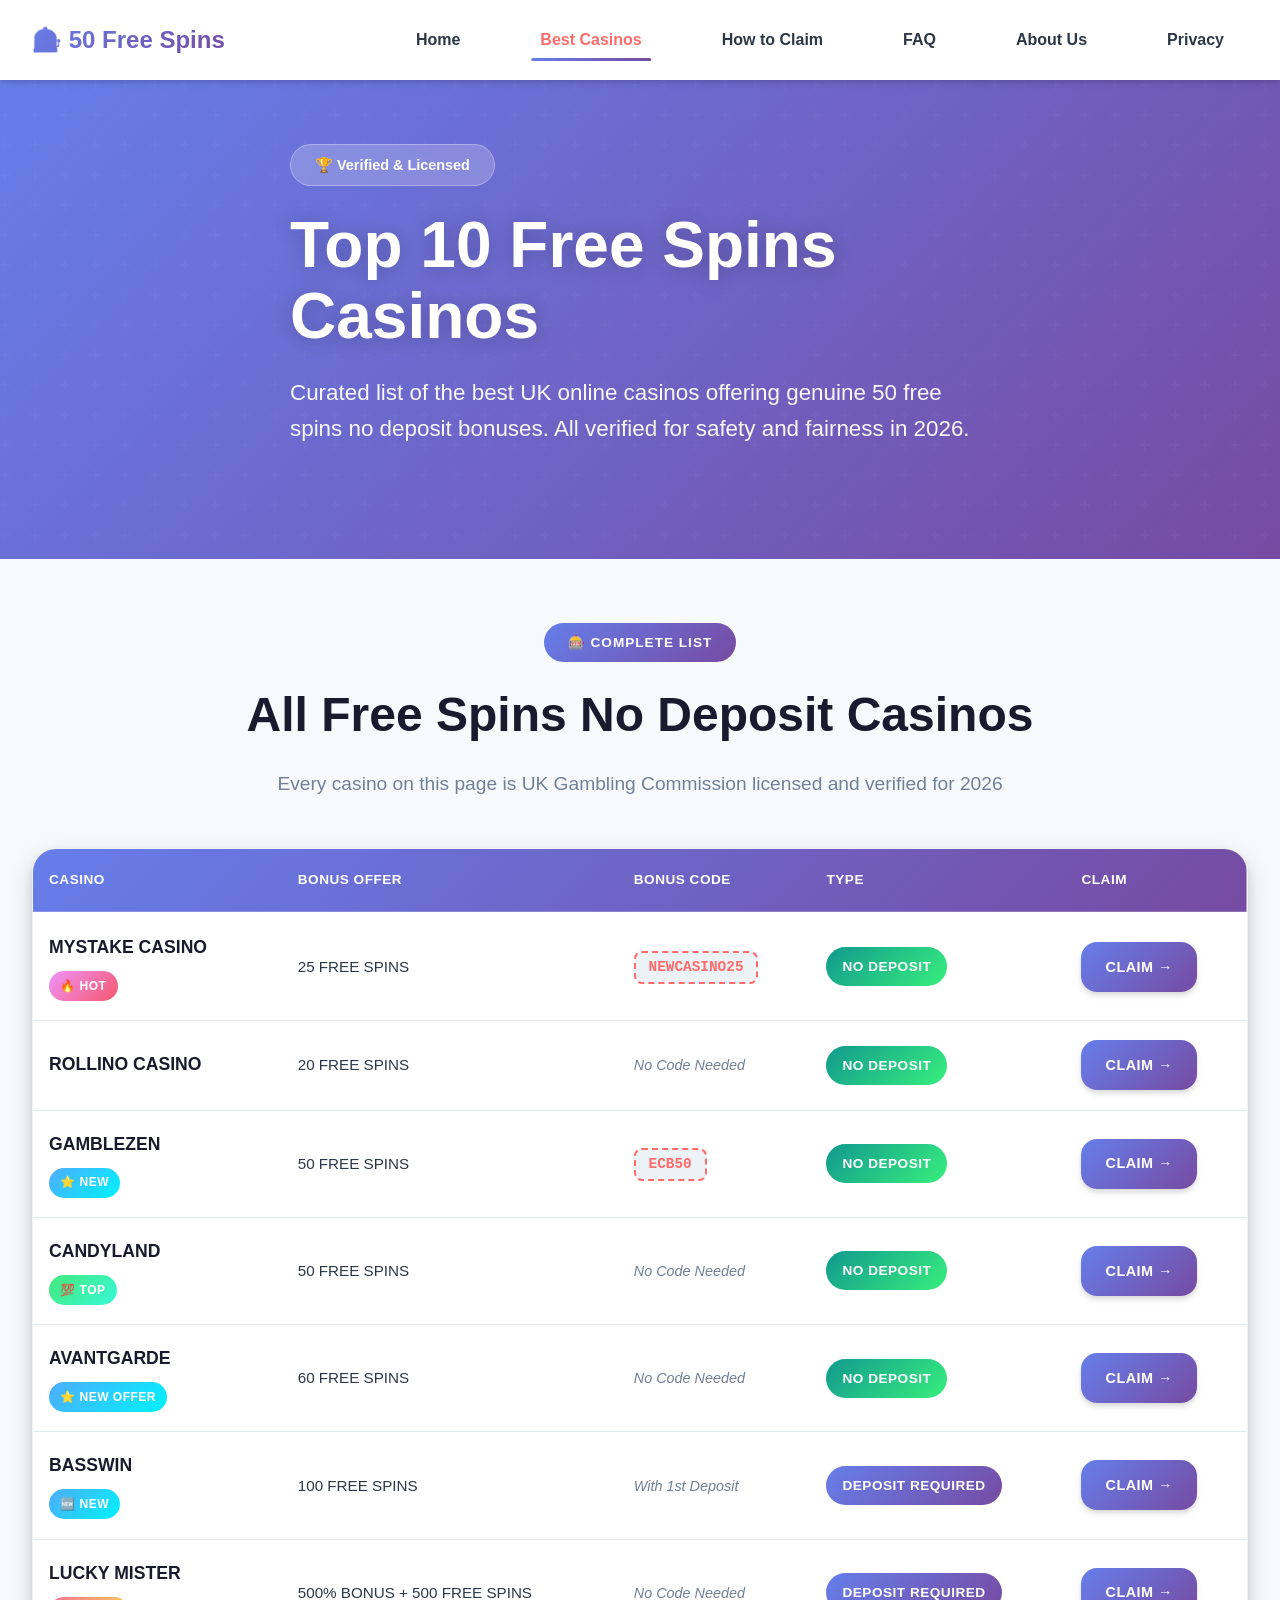
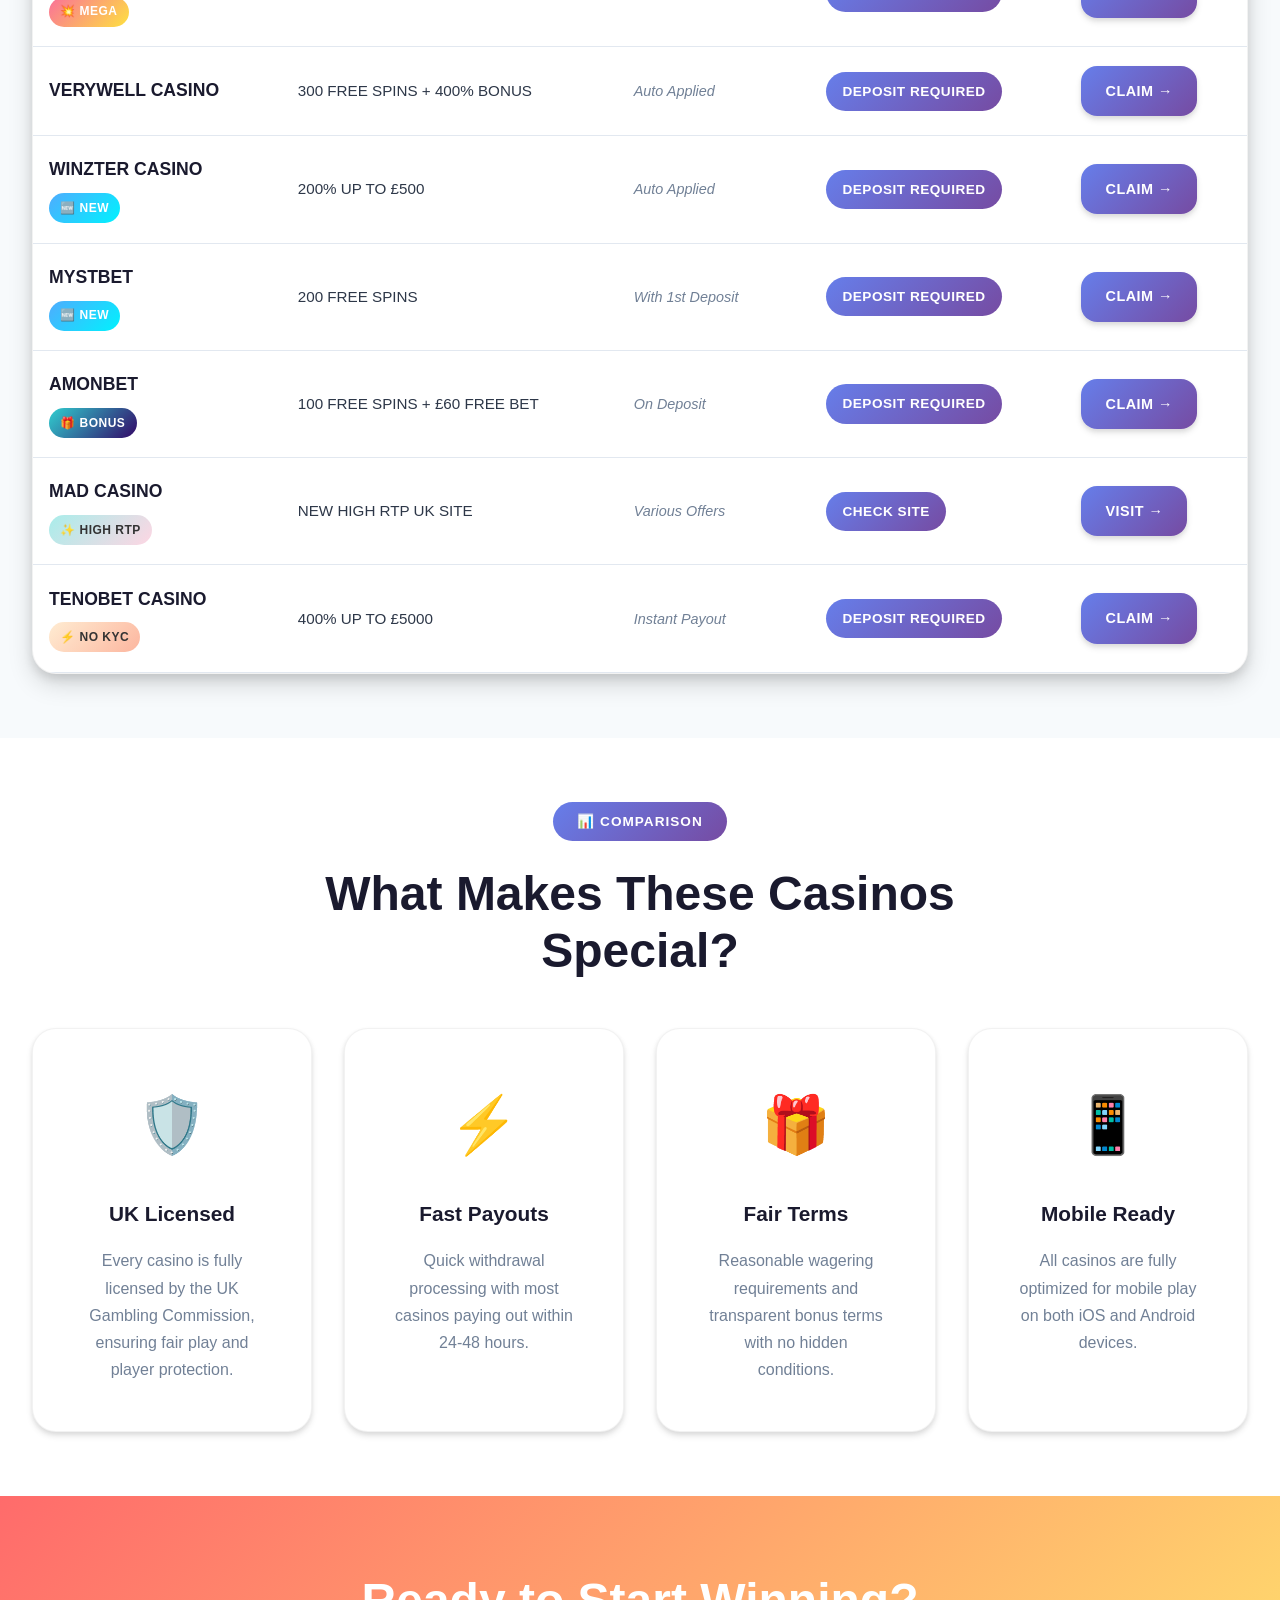
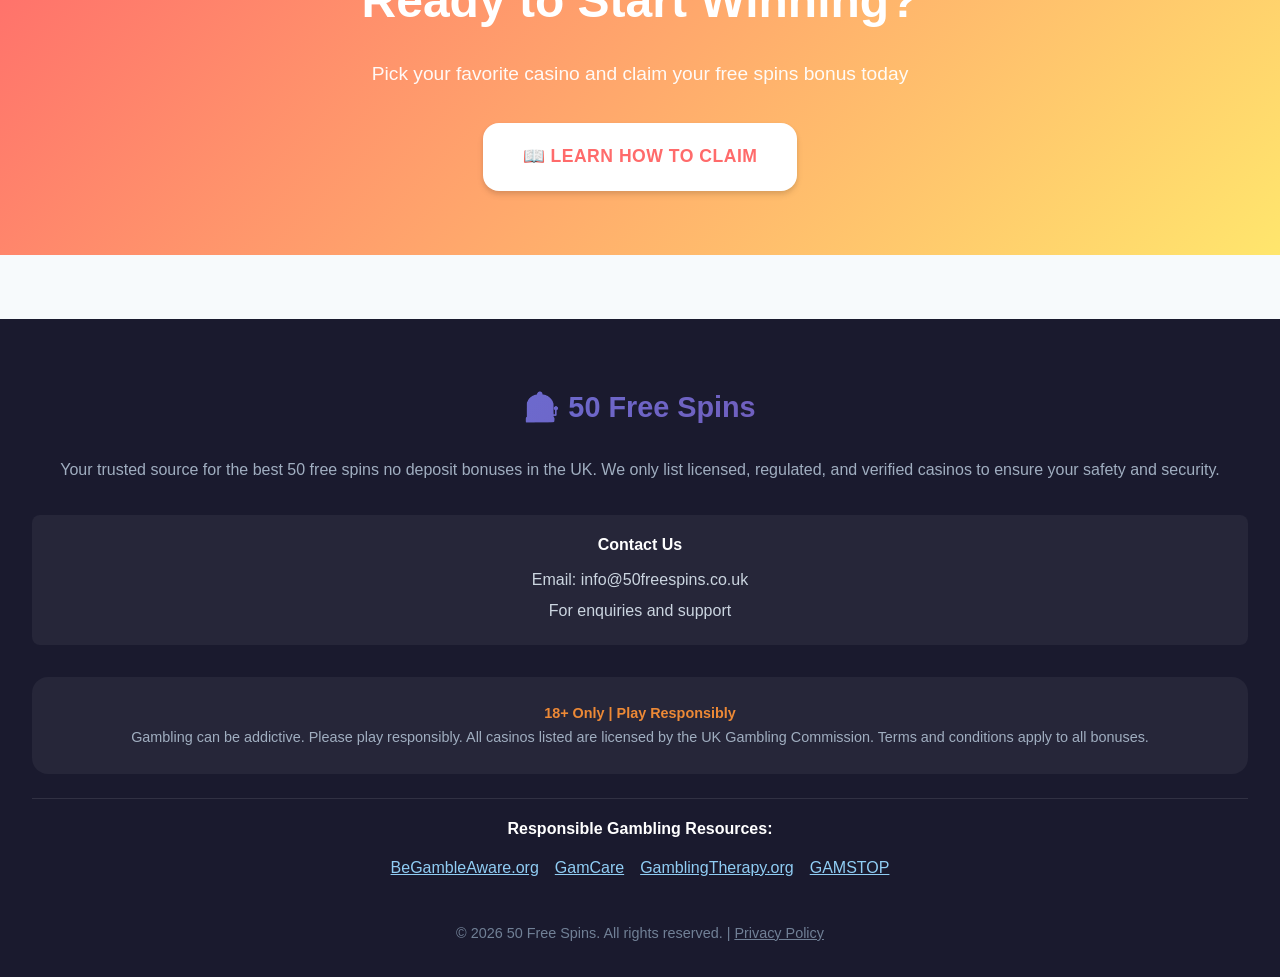
<file: casinos.html>
<!DOCTYPE html>
<html lang="en">
<head>
    <meta charset="UTF-8">
    <meta name="viewport" content="width=device-width, initial-scale=1.0">
    <meta name="description" content="Complete list of UK online casinos offering 50 free spins no deposit bonuses. Verified, licensed, and ready to play in 2026.">
    <title>Best 50 Free Spins No Deposit Casinos UK 2026 | Complete List</title>
    <link rel="stylesheet" href="styles.css">
</head>
<body>
    <!-- Navigation -->
    <nav class="nav">
        <div class="nav-container">
            <a href="index.html" class="nav-logo">🎰 50 Free Spins</a>
            <ul class="nav-menu">
                <li><a href="index.html" class="nav-link">Home</a></li>
                <li><a href="casinos.html" class="nav-link active">Best Casinos</a></li>
                <li><a href="how-to-claim.html" class="nav-link">How to Claim</a></li>
                <li><a href="faq.html" class="nav-link">FAQ</a></li>
                <li><a href="about-us.html" class="nav-link">About Us</a></li>
                <li><a href="privacy-policy.html" class="nav-link">Privacy</a></li>
            </ul>
            <div class="nav-toggle">
                <span></span>
                <span></span>
                <span></span>
            </div>
        </div>
    </nav>

    <!-- Page Header -->
    <section class="hero" style="min-height: 400px;">
        <div class="hero-container">
            <div class="hero-content" style="max-width: 700px;">
                <div class="hero-badge">🏆 Verified & Licensed</div>
                <h1 class="hero-title">Top 10 Free Spins Casinos</h1>
                <p class="hero-subtitle">
                    Curated list of the best UK online casinos offering genuine 50 free spins no deposit bonuses. All verified for safety and fairness in 2026.
                </p>
            </div>
        </div>
    </section>

    <!-- All Casinos List -->
    <section class="section">
        <div class="container">
            <div class="section-header">
                <span class="section-badge">🎰 Complete List</span>
                <h2 class="section-title">All Free Spins No Deposit Casinos</h2>
                <p class="section-subtitle">
                    Every casino on this page is UK Gambling Commission licensed and verified for 2026
                </p>
            </div>

            <div class="casino-comparison-table-container">
                <table class="casino-comparison-table">
                    <thead>
                        <tr>
                            <th>Casino</th>
                            <th>Bonus Offer</th>
                            <th>Bonus Code</th>
                            <th>Type</th>
                            <th>Claim</th>
                        </tr>
                    </thead>
                    <tbody>
                        <!-- Row 1: MyStake Casino -->
                        <tr>
                            <td data-label="Casino">
                                <div class="casino-name-cell">
                                    <strong>MYSTAKE CASINO</strong>
                                    <span class="table-badge hot">🔥 HOT</span>
                                </div>
                            </td>
                            <td data-label="Bonus Offer">25 FREE SPINS</td>
                            <td data-label="Bonus Code"><code>NEWCASINO25</code></td>
                            <td data-label="Type"><span class="type-badge no-deposit">No Deposit</span></td>
                            <td data-label="Claim">
                                <a href="https://go.affiliatedonbet.com/visit/?bta=3145350&brand=mystake" class="table-claim-btn" target="_blank" rel="nofollow noopener">Claim →</a>
                            </td>
                        </tr>

                        <!-- Row 2: Rollino Casino -->
                        <tr>
                            <td data-label="Casino">
                                <div class="casino-name-cell">
                                    <strong>ROLLINO CASINO</strong>
                                </div>
                            </td>
                            <td data-label="Bonus Offer">20 FREE SPINS</td>
                            <td data-label="Bonus Code"><span class="no-code">No Code Needed</span></td>
                            <td data-label="Type"><span class="type-badge no-deposit">No Deposit</span></td>
                            <td data-label="Claim">
                                <a href="https://track.trafficflowpartners.com/visit/?bta=37995&nci=5916" class="table-claim-btn" target="_blank" rel="nofollow noopener">Claim →</a>
                            </td>
                        </tr>

                        <!-- Row 3: GambleZen -->
                        <tr>
                            <td data-label="Casino">
                                <div class="casino-name-cell">
                                    <strong>GAMBLEZEN</strong>
                                    <span class="table-badge new">⭐ NEW</span>
                                </div>
                            </td>
                            <td data-label="Bonus Offer">50 FREE SPINS</td>
                            <td data-label="Bonus Code"><code>ECB50</code></td>
                            <td data-label="Type"><span class="type-badge no-deposit">No Deposit</span></td>
                            <td data-label="Claim">
                                <a href="https://gamblezens.com/d59f81502" class="table-claim-btn" target="_blank" rel="nofollow noopener">Claim →</a>
                            </td>
                        </tr>

                        <!-- Row 4: Candyland -->
                        <tr>
                            <td data-label="Casino">
                                <div class="casino-name-cell">
                                    <strong>CANDYLAND</strong>
                                    <span class="table-badge verified">💯 TOP</span>
                                </div>
                            </td>
                            <td data-label="Bonus Offer">50 FREE SPINS</td>
                            <td data-label="Bonus Code"><span class="no-code">No Code Needed</span></td>
                            <td data-label="Type"><span class="type-badge no-deposit">No Deposit</span></td>
                            <td data-label="Claim">
                                <a href="https://go.truedynastyaffiliates.com/visit/?bta=36291&nci=5902" class="table-claim-btn" target="_blank" rel="nofollow noopener">Claim →</a>
                            </td>
                        </tr>

                        <!-- Row 5: Avantgarde -->
                        <tr>
                            <td data-label="Casino">
                                <div class="casino-name-cell">
                                    <strong>AVANTGARDE</strong>
                                    <span class="table-badge new">⭐ NEW OFFER</span>
                                </div>
                            </td>
                            <td data-label="Bonus Offer">60 FREE SPINS</td>
                            <td data-label="Bonus Code"><span class="no-code">No Code Needed</span></td>
                            <td data-label="Type"><span class="type-badge no-deposit">No Deposit</span></td>
                            <td data-label="Claim">
                                <a href="https://go.truedynastyaffiliates.com/visit/?bta=36291&nci=6016" class="table-claim-btn" target="_blank" rel="nofollow noopener">Claim →</a>
                            </td>
                        </tr>

                        <!-- Row 6: BassWin -->
                        <tr>
                            <td data-label="Casino">
                                <div class="casino-name-cell">
                                    <strong>BASSWIN</strong>
                                    <span class="table-badge new">🆕 NEW</span>
                                </div>
                            </td>
                            <td data-label="Bonus Offer">100 FREE SPINS</td>
                            <td data-label="Bonus Code"><span class="no-code">With 1st Deposit</span></td>
                            <td data-label="Type"><span class="type-badge deposit">Deposit Required</span></td>
                            <td data-label="Claim">
                                <a href="https://trk.trafik-sc.xyz/click?o=4556&a=17196&sub_id3=3&sub_id4=4&sub_id5=5" class="table-claim-btn" target="_blank" rel="nofollow noopener">Claim →</a>
                            </td>
                        </tr>

                        <!-- Row 7: Lucky Mister -->
                        <tr>
                            <td data-label="Casino">
                                <div class="casino-name-cell">
                                    <strong>LUCKY MISTER</strong>
                                    <span class="table-badge mega">💥 MEGA</span>
                                </div>
                            </td>
                            <td data-label="Bonus Offer">500% BONUS + 500 FREE SPINS</td>
                            <td data-label="Bonus Code"><span class="no-code">No Code Needed</span></td>
                            <td data-label="Type"><span class="type-badge deposit">Deposit Required</span></td>
                            <td data-label="Claim">
                                <a href="https://trk.trafik-sc.xyz/click?o=4766&a=17196&sub_id3=3&sub_id4=4&sub_id5=5" class="table-claim-btn" target="_blank" rel="nofollow noopener">Claim →</a>
                            </td>
                        </tr>

                        <!-- Row 8: VeryWell Casino -->
                        <tr>
                            <td data-label="Casino">
                                <div class="casino-name-cell">
                                    <strong>VERYWELL CASINO</strong>
                                </div>
                            </td>
                            <td data-label="Bonus Offer">300 FREE SPINS + 400% BONUS</td>
                            <td data-label="Bonus Code"><span class="no-code">Auto Applied</span></td>
                            <td data-label="Type"><span class="type-badge deposit">Deposit Required</span></td>
                            <td data-label="Claim">
                                <a href="https://linkly.link/2TXr9" class="table-claim-btn" target="_blank" rel="nofollow noopener">Claim →</a>
                            </td>
                        </tr>

                        <!-- Row 9: Winzter Casino -->
                        <tr>
                            <td data-label="Casino">
                                <div class="casino-name-cell">
                                    <strong>WINZTER CASINO</strong>
                                    <span class="table-badge new">🆕 NEW</span>
                                </div>
                            </td>
                            <td data-label="Bonus Offer">200% UP TO £500</td>
                            <td data-label="Bonus Code"><span class="no-code">Auto Applied</span></td>
                            <td data-label="Type"><span class="type-badge deposit">Deposit Required</span></td>
                            <td data-label="Claim">
                                <a href="https://go.affililinks.com/visit/?bta=35245&nci=5351&afp=1&utm_campaign=GEO_TARGET_LINK" class="table-claim-btn" target="_blank" rel="nofollow noopener">Claim →</a>
                            </td>
                        </tr>

                        <!-- Row 10: MystBet -->
                        <tr>
                            <td data-label="Casino">
                                <div class="casino-name-cell">
                                    <strong>MYSTBET</strong>
                                    <span class="table-badge new">🆕 NEW</span>
                                </div>
                            </td>
                            <td data-label="Bonus Offer">200 FREE SPINS</td>
                            <td data-label="Bonus Code"><span class="no-code">With 1st Deposit</span></td>
                            <td data-label="Type"><span class="type-badge deposit">Deposit Required</span></td>
                            <td data-label="Claim">
                                <a href="https://www.nifoe1md.com/2P9J9R/415L5XB/" class="table-claim-btn" target="_blank" rel="nofollow noopener">Claim →</a>
                            </td>
                        </tr>

                        <!-- Row 11: AmonBet -->
                        <tr>
                            <td data-label="Casino">
                                <div class="casino-name-cell">
                                    <strong>AMONBET</strong>
                                    <span class="table-badge bonus">🎁 BONUS</span>
                                </div>
                            </td>
                            <td data-label="Bonus Offer">100 FREE SPINS + £60 FREE BET</td>
                            <td data-label="Bonus Code"><span class="no-code">On Deposit</span></td>
                            <td data-label="Type"><span class="type-badge deposit">Deposit Required</span></td>
                            <td data-label="Claim">
                                <a href="https://trk.trafik-sc.xyz/click?o=4771&a=17196&sub_id3=3&sub_id4=4&sub_id5=5" class="table-claim-btn" target="_blank" rel="nofollow noopener">Claim →</a>
                            </td>
                        </tr>

                        <!-- Row 12: Mad Casino -->
                        <tr>
                            <td data-label="Casino">
                                <div class="casino-name-cell">
                                    <strong>MAD CASINO</strong>
                                    <span class="table-badge premium">✨ HIGH RTP</span>
                                </div>
                            </td>
                            <td data-label="Bonus Offer">NEW HIGH RTP UK SITE</td>
                            <td data-label="Bonus Code"><span class="no-code">Various Offers</span></td>
                            <td data-label="Type"><span class="type-badge deposit">Check Site</span></td>
                            <td data-label="Claim">
                                <a href="https://go.afftrackio.com/visit/?bta=35294&brand=madcasino" class="table-claim-btn" target="_blank" rel="nofollow noopener">Visit →</a>
                            </td>
                        </tr>

                        <!-- Row 13: TenoBet Casino -->
                        <tr>
                            <td data-label="Casino">
                                <div class="casino-name-cell">
                                    <strong>TENOBET CASINO</strong>
                                    <span class="table-badge instant">⚡ NO KYC</span>
                                </div>
                            </td>
                            <td data-label="Bonus Offer">400% UP TO £5000</td>
                            <td data-label="Bonus Code"><span class="no-code">Instant Payout</span></td>
                            <td data-label="Type"><span class="type-badge deposit">Deposit Required</span></td>
                            <td data-label="Claim">
                                <a href="https://go.afftrackio.com/visit/?bta=35294&nci=5358" class="table-claim-btn" target="_blank" rel="nofollow noopener">Claim →</a>
                            </td>
                        </tr>
                    </tbody>
                </table>
            </div>
        </div>
    </section>

    <!-- Comparison Section -->
    <section class="section" style="background: white;">
        <div class="container">
            <div class="section-header">
                <span class="section-badge">📊 Comparison</span>
                <h2 class="section-title">What Makes These Casinos Special?</h2>
            </div>

            <div class="features-grid">
                <div class="feature-card">
                    <span class="feature-icon">🛡️</span>
                    <h3 class="feature-title">UK Licensed</h3>
                    <p class="feature-text">
                        Every casino is fully licensed by the UK Gambling Commission, ensuring fair play and player protection.
                    </p>
                </div>

                <div class="feature-card">
                    <span class="feature-icon">⚡</span>
                    <h3 class="feature-title">Fast Payouts</h3>
                    <p class="feature-text">
                        Quick withdrawal processing with most casinos paying out within 24-48 hours.
                    </p>
                </div>

                <div class="feature-card">
                    <span class="feature-icon">🎁</span>
                    <h3 class="feature-title">Fair Terms</h3>
                    <p class="feature-text">
                        Reasonable wagering requirements and transparent bonus terms with no hidden conditions.
                    </p>
                </div>

                <div class="feature-card">
                    <span class="feature-icon">📱</span>
                    <h3 class="feature-title">Mobile Ready</h3>
                    <p class="feature-text">
                        All casinos are fully optimized for mobile play on both iOS and Android devices.
                    </p>
                </div>
            </div>
        </div>
    </section>

    <!-- CTA Section -->
    <section class="section" style="background: linear-gradient(135deg, #FF6B6B 0%, #FFE66D 100%); color: white;">
        <div class="container" style="text-align: center;">
            <h2 style="font-size: clamp(2rem, 4vw, 3rem); font-weight: 900; margin-bottom: 1rem;">
                Ready to Start Winning?
            </h2>
            <p style="font-size: 1.2rem; margin-bottom: 2rem; opacity: 0.95;">
                Pick your favorite casino and claim your free spins bonus today
            </p>
            <a href="how-to-claim.html" class="btn" style="background: white; color: #FF6B6B; font-size: 1.1rem; padding: 1.2rem 2.5rem;">
                📖 Learn How to Claim
            </a>
        </div>
    </section>

    <!-- Footer -->
    <footer class="footer">
        <div class="footer-content">
            <div class="footer-logo">🎰 50 Free Spins</div>
            <p class="footer-text">
                Your trusted source for the best 50 free spins no deposit bonuses in the UK. We only list licensed, regulated, and verified casinos to ensure your safety and security.
            </p>

            <div style="margin: 1.5rem 0; padding: 1rem; background: rgba(255,255,255,0.05); border-radius: 8px;">
                <h4 style="margin-bottom: 0.5rem; color: #fff;">Contact Us</h4>
                <p style="margin: 0.25rem 0; color: #cbd5e0;">Email: info@50freespins.co.uk</p>
                <p style="margin: 0.25rem 0; color: #cbd5e0;">For enquiries and support</p>
            </div>

            <div class="footer-disclaimer">
                <strong>18+ Only | Play Responsibly</strong><br>
                Gambling can be addictive. Please play responsibly. All casinos listed are licensed by the UK Gambling Commission. Terms and conditions apply to all bonuses.
            </div>

            <div style="margin: 1.5rem 0; padding: 1rem 0; border-top: 1px solid rgba(255,255,255,0.1);">
                <p style="margin-bottom: 0.75rem; color: #fff; font-weight: 600;">Responsible Gambling Resources:</p>
                <div style="display: flex; flex-wrap: wrap; gap: 1rem; justify-content: center;">
                    <a href="https://www.begambleaware.org" target="_blank" rel="noopener noreferrer" style="color: #90cdf4; text-decoration: underline;">BeGambleAware.org</a>
                    <a href="https://www.gamcare.org.uk" target="_blank" rel="noopener noreferrer" style="color: #90cdf4; text-decoration: underline;">GamCare</a>
                    <a href="https://www.gamblingtherapy.org" target="_blank" rel="noopener noreferrer" style="color: #90cdf4; text-decoration: underline;">GamblingTherapy.org</a>
                    <a href="https://www.gamstop.co.uk" target="_blank" rel="noopener noreferrer" style="color: #90cdf4; text-decoration: underline;">GAMSTOP</a>
                </div>
            </div>

            <p style="margin-top: 1.5rem; color: #718096; font-size: 0.9rem;">
                &copy; 2026 50 Free Spins. All rights reserved. | <a href="privacy-policy.html" style="text-decoration: underline;">Privacy Policy</a>
            </p>
        </div>
    </footer>

    <script>
        // Mobile menu toggle
        const navToggle = document.querySelector('.nav-toggle');
        const navMenu = document.querySelector('.nav-menu');

        if (navToggle) {
            navToggle.addEventListener('click', () => {
                navMenu.classList.toggle('active');
            });
        }
    </script>
</body>
</html>
</file>
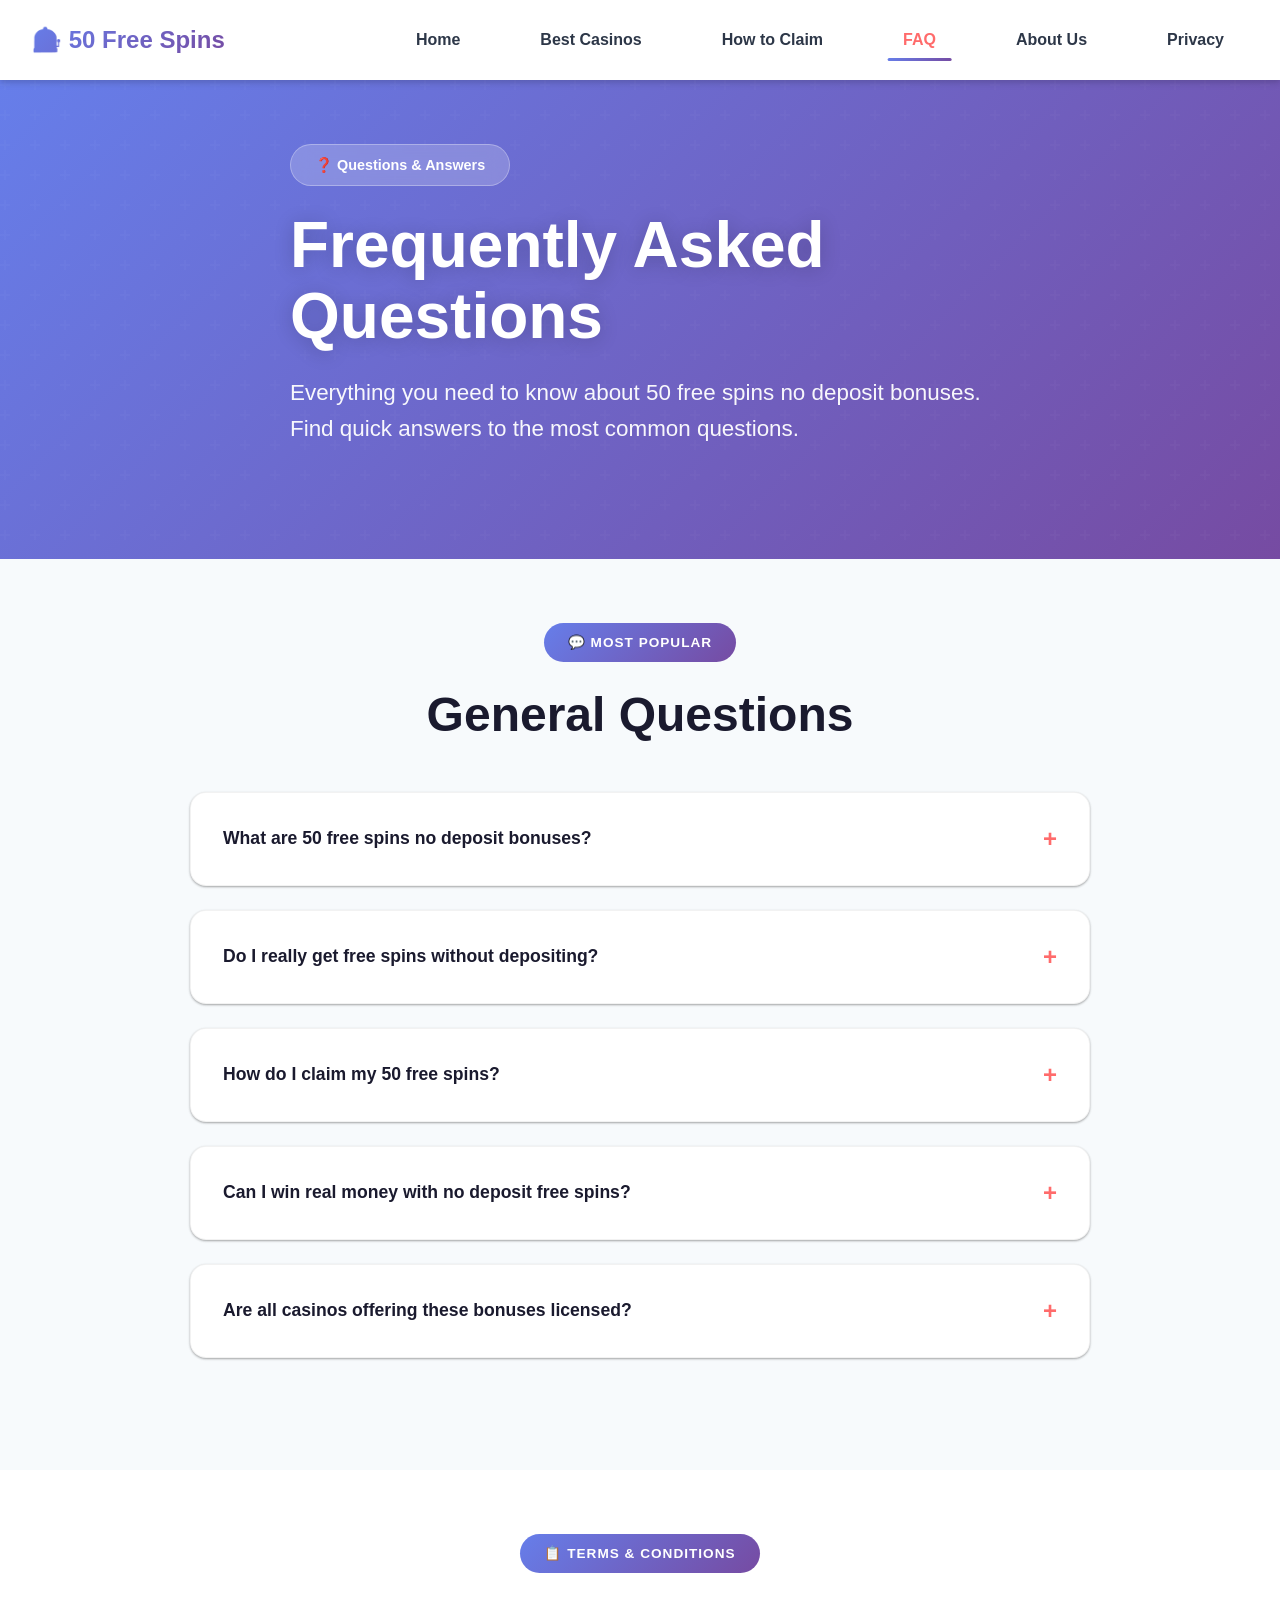
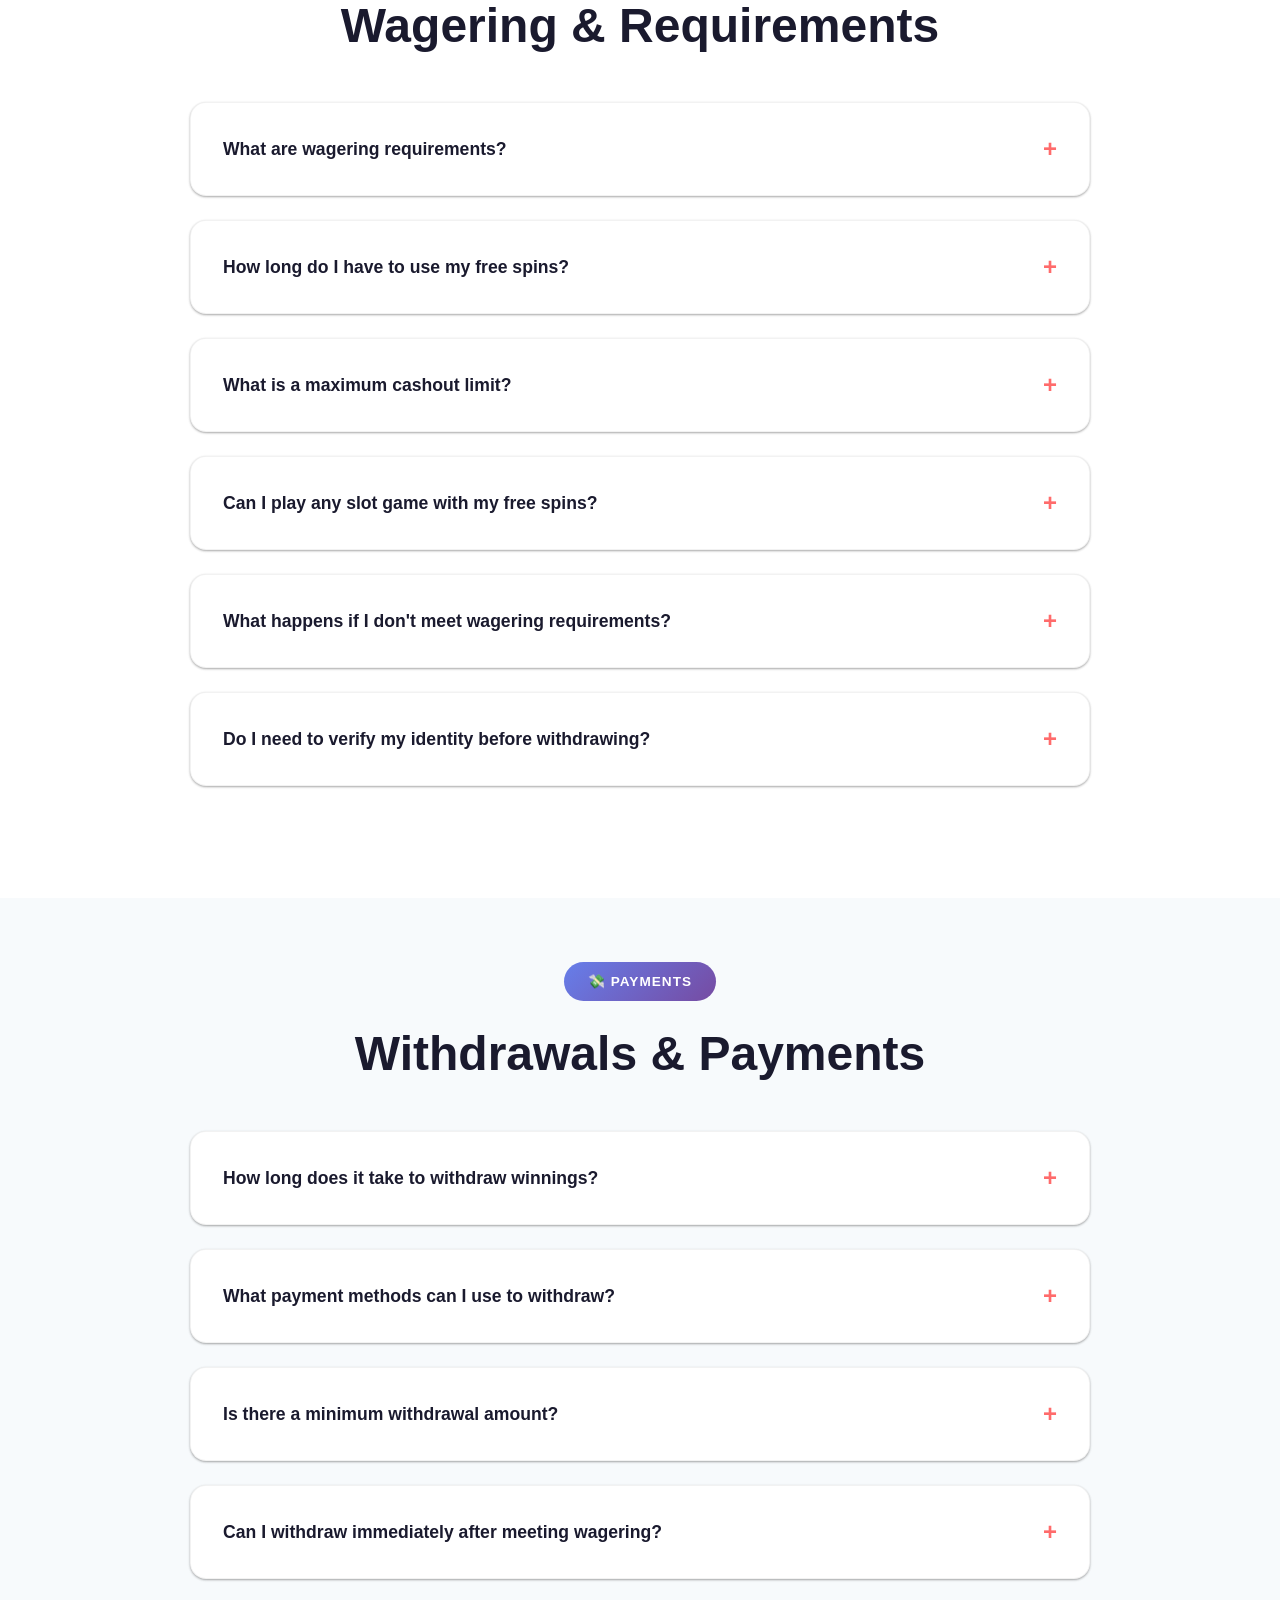
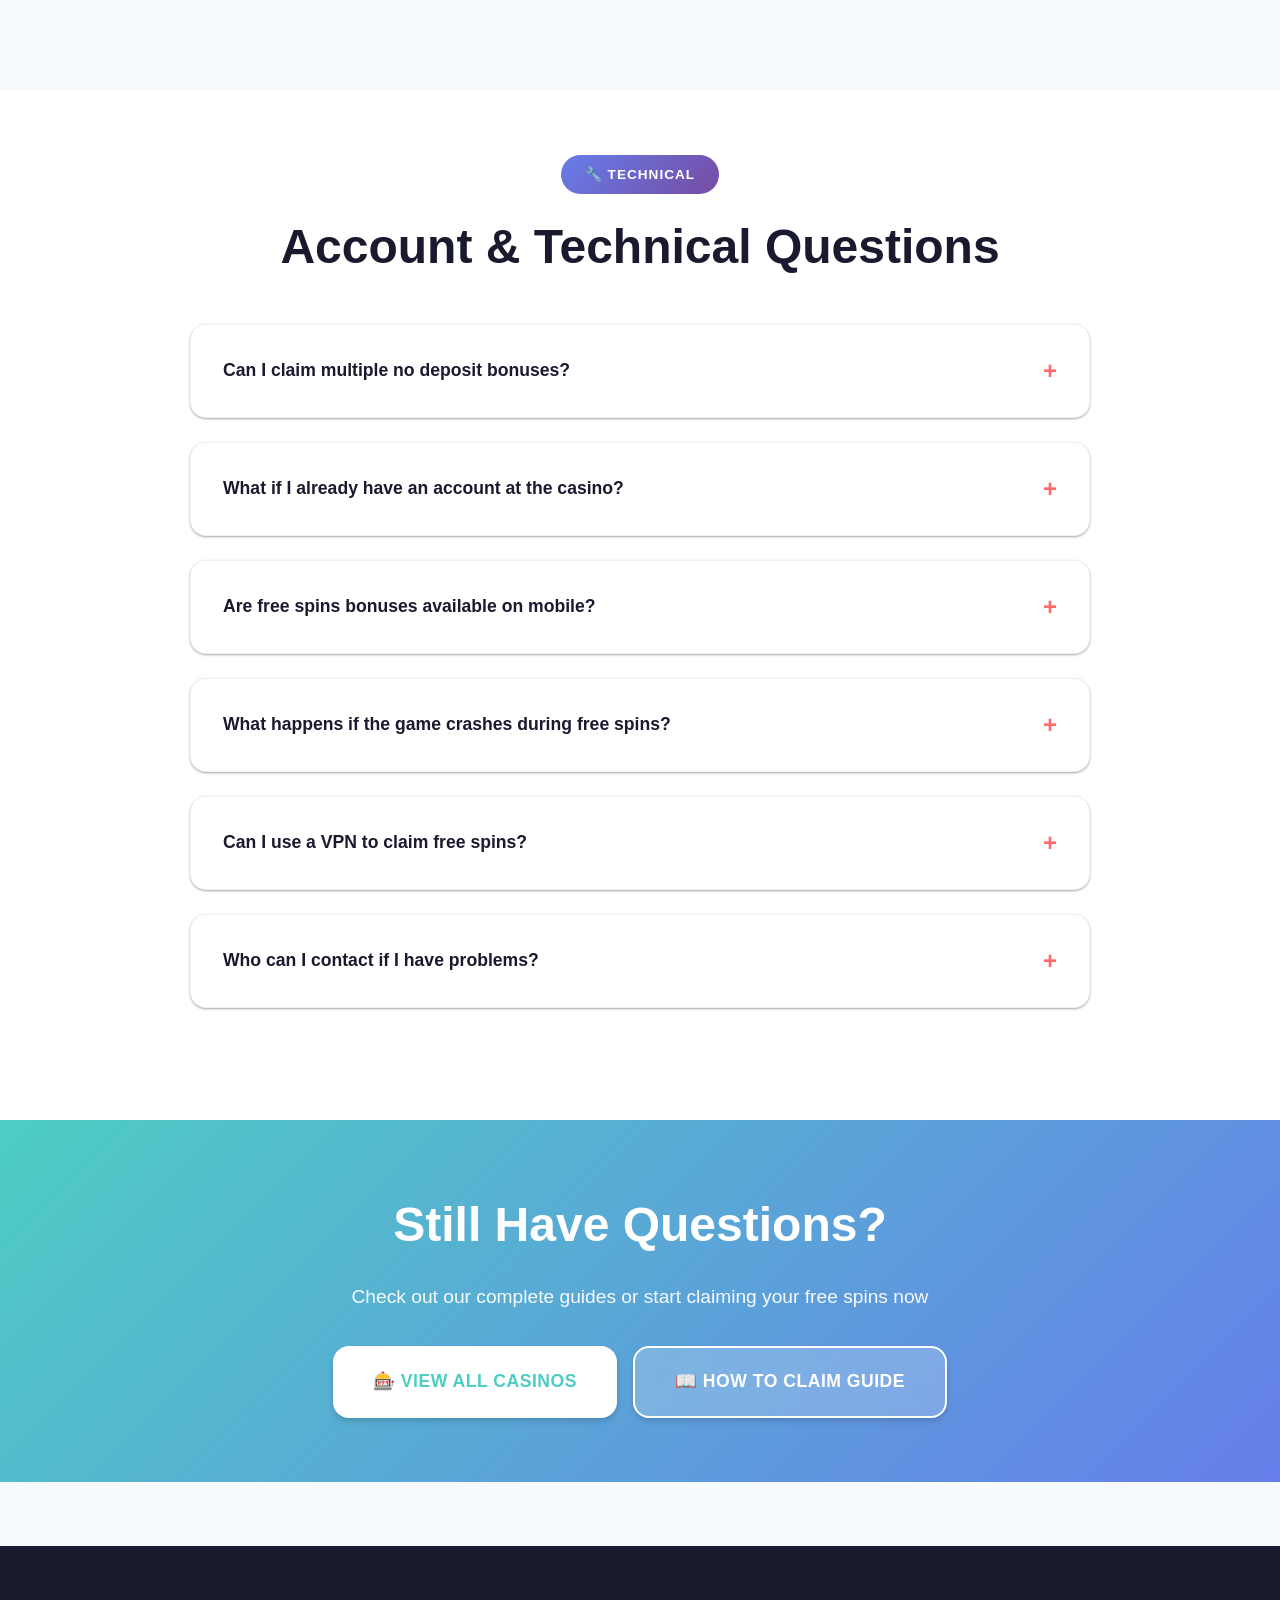
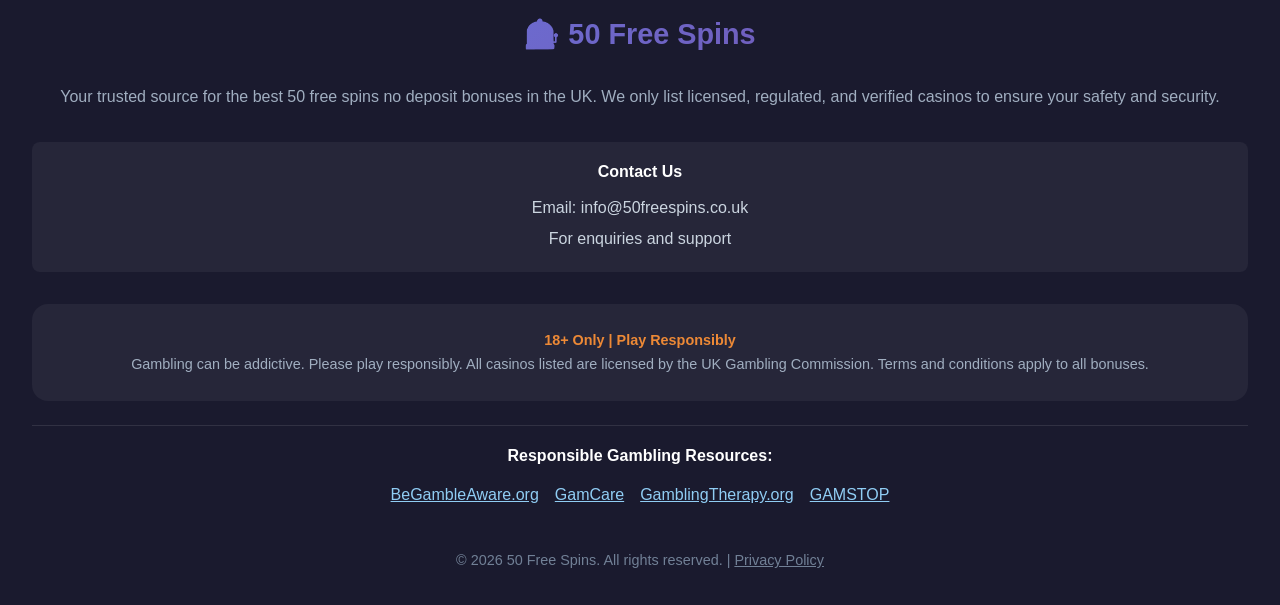
<file: faq.html>
<!DOCTYPE html>
<html lang="en">
<head>
    <meta charset="UTF-8">
    <meta name="viewport" content="width=device-width, initial-scale=1.0">
    <meta name="description" content="Frequently asked questions about 50 free spins no deposit bonuses. Get answers to all your questions about claiming, wagering, and withdrawing from UK casinos.">
    <title>FAQ - 50 Free Spins No Deposit | Common Questions Answered</title>
    <link rel="stylesheet" href="styles.css">
</head>
<body>
    <!-- Navigation -->
    <nav class="nav">
        <div class="nav-container">
            <a href="index.html" class="nav-logo">🎰 50 Free Spins</a>
            <ul class="nav-menu">
                <li><a href="index.html" class="nav-link">Home</a></li>
                <li><a href="casinos.html" class="nav-link">Best Casinos</a></li>
                <li><a href="how-to-claim.html" class="nav-link">How to Claim</a></li>
                <li><a href="faq.html" class="nav-link active">FAQ</a></li>
                <li><a href="about-us.html" class="nav-link">About Us</a></li>
                <li><a href="privacy-policy.html" class="nav-link">Privacy</a></li>
            </ul>
            <div class="nav-toggle">
                <span></span>
                <span></span>
                <span></span>
            </div>
        </div>
    </nav>

    <!-- Page Header -->
    <section class="hero" style="min-height: 400px;">
        <div class="hero-container">
            <div class="hero-content" style="max-width: 700px;">
                <div class="hero-badge">❓ Questions & Answers</div>
                <h1 class="hero-title">Frequently Asked Questions</h1>
                <p class="hero-subtitle">
                    Everything you need to know about 50 free spins no deposit bonuses. Find quick answers to the most common questions.
                </p>
            </div>
        </div>
    </section>

    <!-- FAQ Section -->
    <section class="section">
        <div class="container">
            <div class="section-header">
                <span class="section-badge">💬 Most Popular</span>
                <h2 class="section-title">General Questions</h2>
            </div>

            <div class="faq-container">
                <div class="faq-item">
                    <button class="faq-question">
                        <span>What are 50 free spins no deposit bonuses?</span>
                        <span class="faq-icon">+</span>
                    </button>
                    <div class="faq-answer">
                        <div class="faq-answer-content">
                            <p>50 free spins no deposit bonuses are promotional offers where online casinos give you 50 free spins on slot games without requiring you to make a deposit. You simply sign up, verify your account, and the spins are credited to your account. Each spin typically has a value of 10p, and you can win real money from these spins, subject to wagering requirements and maximum cashout limits.</p>
                        </div>
                    </div>
                </div>

                <div class="faq-item">
                    <button class="faq-question">
                        <span>Do I really get free spins without depositing?</span>
                        <span class="faq-icon">+</span>
                    </button>
                    <div class="faq-answer">
                        <div class="faq-answer-content">
                            <p>Yes! True no deposit bonuses don't require any payment from you. After registering and verifying your account, the casino credits your free spins automatically. You can use these spins without depositing a single penny. However, you will need to meet wagering requirements if you want to withdraw any winnings.</p>
                        </div>
                    </div>
                </div>

                <div class="faq-item">
                    <button class="faq-question">
                        <span>How do I claim my 50 free spins?</span>
                        <span class="faq-icon">+</span>
                    </button>
                    <div class="faq-answer">
                        <div class="faq-answer-content">
                            <p>To claim your free spins:</p>
                            <ol style="margin-left: 1.5rem; margin-top: 0.5rem;">
                                <li>Choose a casino from our verified list</li>
                                <li>Click the "Claim Free Spins" link</li>
                                <li>Register with accurate personal details</li>
                                <li>Enter the bonus code if required</li>
                                <li>Verify your email and identity</li>
                                <li>Your spins will be credited automatically</li>
                            </ol>
                            <p style="margin-top: 0.5rem;">For a detailed guide, visit our <a href="how-to-claim.html" style="color: #667eea; font-weight: 700; text-decoration: underline;">How to Claim page</a>.</p>
                        </div>
                    </div>
                </div>

                <div class="faq-item">
                    <button class="faq-question">
                        <span>Can I win real money with no deposit free spins?</span>
                        <span class="faq-icon">+</span>
                    </button>
                    <div class="faq-answer">
                        <div class="faq-answer-content">
                            <p>Absolutely! Any winnings from your free spins are real money. However, you'll need to meet the wagering requirements before you can withdraw. There's also usually a maximum cashout limit (typically £50-£100) that caps how much you can withdraw from no deposit bonuses. Despite these restrictions, it's definitely possible to win and withdraw real cash without ever depositing.</p>
                        </div>
                    </div>
                </div>

                <div class="faq-item">
                    <button class="faq-question">
                        <span>Are all casinos offering these bonuses licensed?</span>
                        <span class="faq-icon">+</span>
                    </button>
                    <div class="faq-answer">
                        <div class="faq-answer-content">
                            <p>Every casino listed on our site is licensed and regulated by the UK Gambling Commission. This means they must follow strict rules to ensure fair play, secure transactions, and responsible gambling practices. We only recommend casinos that meet these high standards. Never play at unlicensed casinos, as you have no protection if something goes wrong.</p>
                        </div>
                    </div>
                </div>
            </div>
        </div>
    </section>

    <!-- Wagering & Terms -->
    <section class="section" style="background: white;">
        <div class="container">
            <div class="section-header">
                <span class="section-badge">📋 Terms & Conditions</span>
                <h2 class="section-title">Wagering & Requirements</h2>
            </div>

            <div class="faq-container">
                <div class="faq-item">
                    <button class="faq-question">
                        <span>What are wagering requirements?</span>
                        <span class="faq-icon">+</span>
                    </button>
                    <div class="faq-answer">
                        <div class="faq-answer-content">
                            <p>Wagering requirements (also called playthrough requirements) specify how many times you must bet your bonus winnings before you can withdraw them. For example, if you win £10 from free spins with a 35x wagering requirement, you must wager £350 (£10 × 35) before you can cash out.</p>
                            <p style="margin-top: 0.5rem;">Lower wagering is better. Look for bonuses with 35x or less. Anything above 50x makes it very difficult to meet the requirements and withdraw your winnings.</p>
                        </div>
                    </div>
                </div>

                <div class="faq-item">
                    <button class="faq-question">
                        <span>How long do I have to use my free spins?</span>
                        <span class="faq-icon">+</span>
                    </button>
                    <div class="faq-answer">
                        <div class="faq-answer-content">
                            <p>Free spins typically expire within 24-72 hours of being credited to your account. Some casinos give you up to 7 days, but this is rare. Always check the specific terms for your bonus. If you don't use the spins within the timeframe, they'll disappear from your account permanently.</p>
                            <p style="margin-top: 0.5rem;">Set a reminder to use your spins quickly to avoid missing out!</p>
                        </div>
                    </div>
                </div>

                <div class="faq-item">
                    <button class="faq-question">
                        <span>What is a maximum cashout limit?</span>
                        <span class="faq-icon">+</span>
                    </button>
                    <div class="faq-answer">
                        <div class="faq-answer-content">
                            <p>The maximum cashout limit is the maximum amount you can withdraw from no deposit bonus winnings. Most casinos cap this at £50-£100. Even if you win £500, you'll only be able to withdraw the capped amount. Any winnings above the limit will be removed from your account when you request a withdrawal.</p>
                            <p style="margin-top: 0.5rem;">This is a standard restriction for no deposit bonuses to prevent abuse and protect the casino from excessive losses.</p>
                        </div>
                    </div>
                </div>

                <div class="faq-item">
                    <button class="faq-question">
                        <span>Can I play any slot game with my free spins?</span>
                        <span class="faq-icon">+</span>
                    </button>
                    <div class="faq-answer">
                        <div class="faq-answer-content">
                            <p>No, free spins are usually restricted to specific slot games chosen by the casino. Common games include Starburst, Book of Dead, Gonzo's Quest, and Big Bass Bonanza. The eligible games will be clearly stated in the bonus terms. If you try to use your spins on a different game, they won't work.</p>
                            <p style="margin-top: 0.5rem;">Check the casino's terms or contact support if you're unsure which games are eligible.</p>
                        </div>
                    </div>
                </div>

                <div class="faq-item">
                    <button class="faq-question">
                        <span>What happens if I don't meet wagering requirements?</span>
                        <span class="faq-icon">+</span>
                    </button>
                    <div class="faq-answer">
                        <div class="faq-answer-content">
                            <p>If you don't complete the wagering requirements, you won't be able to withdraw your bonus winnings. The money will remain locked as "bonus funds" in your account. If you try to withdraw before completing wagering, the casino will void your bonus and remove all associated winnings.</p>
                            <p style="margin-top: 0.5rem;">Most casinos also have a time limit (usually 30 days) to complete wagering. If the deadline passes, any remaining bonus funds are forfeited.</p>
                        </div>
                    </div>
                </div>

                <div class="faq-item">
                    <button class="faq-question">
                        <span>Do I need to verify my identity before withdrawing?</span>
                        <span class="faq-icon">+</span>
                    </button>
                    <div class="faq-answer">
                        <div class="faq-answer-content">
                            <p>Yes, UK casinos are legally required to verify your identity before processing any withdrawal. You'll need to provide:</p>
                            <ul style="margin-left: 1.5rem; margin-top: 0.5rem;">
                                <li>Proof of identity (passport, driving license, or ID card)</li>
                                <li>Proof of address (utility bill or bank statement dated within last 3 months)</li>
                                <li>Sometimes proof of payment method (credit card photo, bank statement)</li>
                            </ul>
                            <p style="margin-top: 0.5rem;">This process usually takes 24-48 hours. Some modern casinos offer instant verification using automated systems. Complete verification as early as possible to avoid delays when you want to withdraw.</p>
                        </div>
                    </div>
                </div>
            </div>
        </div>
    </section>

    <!-- Withdrawals -->
    <section class="section">
        <div class="container">
            <div class="section-header">
                <span class="section-badge">💸 Payments</span>
                <h2 class="section-title">Withdrawals & Payments</h2>
            </div>

            <div class="faq-container">
                <div class="faq-item">
                    <button class="faq-question">
                        <span>How long does it take to withdraw winnings?</span>
                        <span class="faq-icon">+</span>
                    </button>
                    <div class="faq-answer">
                        <div class="faq-answer-content">
                            <p>Withdrawal times vary by casino and payment method:</p>
                            <ul style="margin-left: 1.5rem; margin-top: 0.5rem;">
                                <li><strong>E-wallets (PayPal, Skrill, Neteller):</strong> 24-48 hours</li>
                                <li><strong>Debit/Credit Cards:</strong> 3-5 business days</li>
                                <li><strong>Bank Transfer:</strong> 3-7 business days</li>
                                <li><strong>Instant Casinos:</strong> Within minutes to a few hours</li>
                            </ul>
                            <p style="margin-top: 0.5rem;">The casino may also have a pending period (24-48 hours) before processing your withdrawal request.</p>
                        </div>
                    </div>
                </div>

                <div class="faq-item">
                    <button class="faq-question">
                        <span>What payment methods can I use to withdraw?</span>
                        <span class="faq-icon">+</span>
                    </button>
                    <div class="faq-answer">
                        <div class="faq-answer-content">
                            <p>UK casinos typically offer these withdrawal methods:</p>
                            <ul style="margin-left: 1.5rem; margin-top: 0.5rem;">
                                <li>Debit cards (Visa, Mastercard)</li>
                                <li>E-wallets (PayPal, Skrill, Neteller, MuchBetter)</li>
                                <li>Bank transfers</li>
                                <li>PayPal (very popular in UK)</li>
                                <li>Apple Pay / Google Pay</li>
                                <li>Cryptocurrency (some casinos)</li>
                            </ul>
                            <p style="margin-top: 0.5rem;">For no deposit bonuses, some casinos require you to make a minimum deposit (£10-£20) using your preferred payment method before you can withdraw. This is for verification and anti-money laundering purposes.</p>
                        </div>
                    </div>
                </div>

                <div class="faq-item">
                    <button class="faq-question">
                        <span>Is there a minimum withdrawal amount?</span>
                        <span class="faq-icon">+</span>
                    </button>
                    <div class="faq-answer">
                        <div class="faq-answer-content">
                            <p>Yes, most casinos have a minimum withdrawal amount, typically £10-£20. This means even if you win £5 from your free spins, you won't be able to withdraw it until your balance reaches the minimum threshold. You can continue playing to build up your balance, or make a deposit to meet the minimum.</p>
                        </div>
                    </div>
                </div>

                <div class="faq-item">
                    <button class="faq-question">
                        <span>Can I withdraw immediately after meeting wagering?</span>
                        <span class="faq-icon">+</span>
                    </button>
                    <div class="faq-answer">
                        <div class="faq-answer-content">
                            <p>Yes, once you've met the wagering requirements and your account is verified, you can request a withdrawal. The casino will convert your bonus funds to real money, and you can withdraw up to the maximum cashout limit. Make sure you've completed identity verification first to avoid delays.</p>
                        </div>
                    </div>
                </div>
            </div>
        </div>
    </section>

    <!-- Technical & Account -->
    <section class="section" style="background: white;">
        <div class="container">
            <div class="section-header">
                <span class="section-badge">🔧 Technical</span>
                <h2 class="section-title">Account & Technical Questions</h2>
            </div>

            <div class="faq-container">
                <div class="faq-item">
                    <button class="faq-question">
                        <span>Can I claim multiple no deposit bonuses?</span>
                        <span class="faq-icon">+</span>
                    </button>
                    <div class="faq-answer">
                        <div class="faq-answer-content">
                            <p>You can claim one no deposit bonus per casino as a new player. You cannot create multiple accounts at the same casino to claim the bonus repeatedly - this is strictly prohibited and will result in account closure and forfeited winnings.</p>
                            <p style="margin-top: 0.5rem;">However, you CAN claim no deposit bonuses at different casinos. Each casino is independent, so you can sign up at multiple sites and claim their individual welcome bonuses.</p>
                        </div>
                    </div>
                </div>

                <div class="faq-item">
                    <button class="faq-question">
                        <span>What if I already have an account at the casino?</span>
                        <span class="faq-icon">+</span>
                    </button>
                    <div class="faq-answer">
                        <div class="faq-answer-content">
                            <p>No deposit bonuses are only for new players. If you already have an account at a casino, you won't be eligible for their new player welcome bonus. Creating a second account to claim the bonus again will get both accounts banned.</p>
                            <p style="margin-top: 0.5rem;">Instead, check the casino's promotions page for existing player bonuses, reload bonuses, or loyalty rewards that you are eligible for.</p>
                        </div>
                    </div>
                </div>

                <div class="faq-item">
                    <button class="faq-question">
                        <span>Are free spins bonuses available on mobile?</span>
                        <span class="faq-icon">+</span>
                    </button>
                    <div class="faq-answer">
                        <div class="faq-answer-content">
                            <p>Yes! All the casinos we list are fully mobile-optimized. You can claim and use your free spins on smartphones and tablets (iOS and Android). Most casinos offer browser-based mobile sites, while some also have dedicated apps you can download.</p>
                            <p style="margin-top: 0.5rem;">The mobile experience is identical to desktop - same games, same bonuses, same features.</p>
                        </div>
                    </div>
                </div>

                <div class="faq-item">
                    <button class="faq-question">
                        <span>What happens if the game crashes during free spins?</span>
                        <span class="faq-icon">+</span>
                    </button>
                    <div class="faq-answer">
                        <div class="faq-answer-content">
                            <p>Don't worry! If a game crashes or freezes while you're using free spins, your progress is automatically saved. When you reload the game, it will resume from where you left off. Your remaining spins and any winnings are safe.</p>
                            <p style="margin-top: 0.5rem;">If the issue persists, contact the casino's customer support. They can check your game history and ensure your spins are credited properly.</p>
                        </div>
                    </div>
                </div>

                <div class="faq-item">
                    <button class="faq-question">
                        <span>Can I use a VPN to claim free spins?</span>
                        <span class="faq-icon">+</span>
                    </button>
                    <div class="faq-answer">
                        <div class="faq-answer-content">
                            <p>No! Using a VPN to access casinos or claim bonuses is strictly prohibited. Casinos track your IP address and location to ensure you're in an eligible jurisdiction (UK for the casinos we list). If they detect VPN usage, they will close your account and void all winnings.</p>
                            <p style="margin-top: 0.5rem;">Only play from your actual location and never try to circumvent geographical restrictions.</p>
                        </div>
                    </div>
                </div>

                <div class="faq-item">
                    <button class="faq-question">
                        <span>Who can I contact if I have problems?</span>
                        <span class="faq-icon">+</span>
                    </button>
                    <div class="faq-answer">
                        <div class="faq-answer-content">
                            <p>Every casino we list has customer support available via:</p>
                            <ul style="margin-left: 1.5rem; margin-top: 0.5rem;">
                                <li>Live chat (24/7 at most casinos)</li>
                                <li>Email support</li>
                                <li>Phone support (some casinos)</li>
                                <li>Help center / FAQ pages</li>
                            </ul>
                            <p style="margin-top: 0.5rem;">For bonus-related questions, live chat is usually the fastest way to get help. Most agents can resolve issues immediately.</p>
                        </div>
                    </div>
                </div>
            </div>
        </div>
    </section>

    <!-- CTA Section -->
    <section class="section" style="background: linear-gradient(135deg, #4ECDC4 0%, #667eea 100%); color: white;">
        <div class="container" style="text-align: center;">
            <h2 style="font-size: clamp(2rem, 4vw, 3rem); font-weight: 900; margin-bottom: 1rem;">
                Still Have Questions?
            </h2>
            <p style="font-size: 1.2rem; margin-bottom: 2rem; opacity: 0.95;">
                Check out our complete guides or start claiming your free spins now
            </p>
            <div style="display: flex; gap: 1rem; justify-content: center; flex-wrap: wrap;">
                <a href="casinos.html" class="btn" style="background: white; color: #4ECDC4; font-size: 1.1rem; padding: 1.2rem 2.5rem;">
                    🎰 View All Casinos
                </a>
                <a href="how-to-claim.html" class="btn btn-secondary" style="font-size: 1.1rem; padding: 1.2rem 2.5rem;">
                    📖 How to Claim Guide
                </a>
            </div>
        </div>
    </section>

    <!-- Footer -->
    <footer class="footer">
        <div class="footer-content">
            <div class="footer-logo">🎰 50 Free Spins</div>
            <p class="footer-text">
                Your trusted source for the best 50 free spins no deposit bonuses in the UK. We only list licensed, regulated, and verified casinos to ensure your safety and security.
            </p>

            <div style="margin: 1.5rem 0; padding: 1rem; background: rgba(255,255,255,0.05); border-radius: 8px;">
                <h4 style="margin-bottom: 0.5rem; color: #fff;">Contact Us</h4>
                <p style="margin: 0.25rem 0; color: #cbd5e0;">Email: info@50freespins.co.uk</p>
                <p style="margin: 0.25rem 0; color: #cbd5e0;">For enquiries and support</p>
            </div>

            <div class="footer-disclaimer">
                <strong>18+ Only | Play Responsibly</strong><br>
                Gambling can be addictive. Please play responsibly. All casinos listed are licensed by the UK Gambling Commission. Terms and conditions apply to all bonuses.
            </div>

            <div style="margin: 1.5rem 0; padding: 1rem 0; border-top: 1px solid rgba(255,255,255,0.1);">
                <p style="margin-bottom: 0.75rem; color: #fff; font-weight: 600;">Responsible Gambling Resources:</p>
                <div style="display: flex; flex-wrap: wrap; gap: 1rem; justify-content: center;">
                    <a href="https://www.begambleaware.org" target="_blank" rel="noopener noreferrer" style="color: #90cdf4; text-decoration: underline;">BeGambleAware.org</a>
                    <a href="https://www.gamcare.org.uk" target="_blank" rel="noopener noreferrer" style="color: #90cdf4; text-decoration: underline;">GamCare</a>
                    <a href="https://www.gamblingtherapy.org" target="_blank" rel="noopener noreferrer" style="color: #90cdf4; text-decoration: underline;">GamblingTherapy.org</a>
                    <a href="https://www.gamstop.co.uk" target="_blank" rel="noopener noreferrer" style="color: #90cdf4; text-decoration: underline;">GAMSTOP</a>
                </div>
            </div>

            <p style="margin-top: 1.5rem; color: #718096; font-size: 0.9rem;">
                &copy; 2026 50 Free Spins. All rights reserved. | <a href="privacy-policy.html" style="text-decoration: underline;">Privacy Policy</a>
            </p>
        </div>
    </footer>

    <script>
        // FAQ accordion functionality
        document.querySelectorAll('.faq-question').forEach(button => {
            button.addEventListener('click', () => {
                const faqItem = button.parentElement;
                const isActive = faqItem.classList.contains('active');

                // Close all other FAQ items
                document.querySelectorAll('.faq-item').forEach(item => {
                    item.classList.remove('active');
                });

                // Toggle current item
                if (!isActive) {
                    faqItem.classList.add('active');
                }
            });
        });

        // Mobile menu toggle
        const navToggle = document.querySelector('.nav-toggle');
        const navMenu = document.querySelector('.nav-menu');

        if (navToggle) {
            navToggle.addEventListener('click', () => {
                navMenu.classList.toggle('active');
            });
        }
    </script>
</body>
</html>
</file>
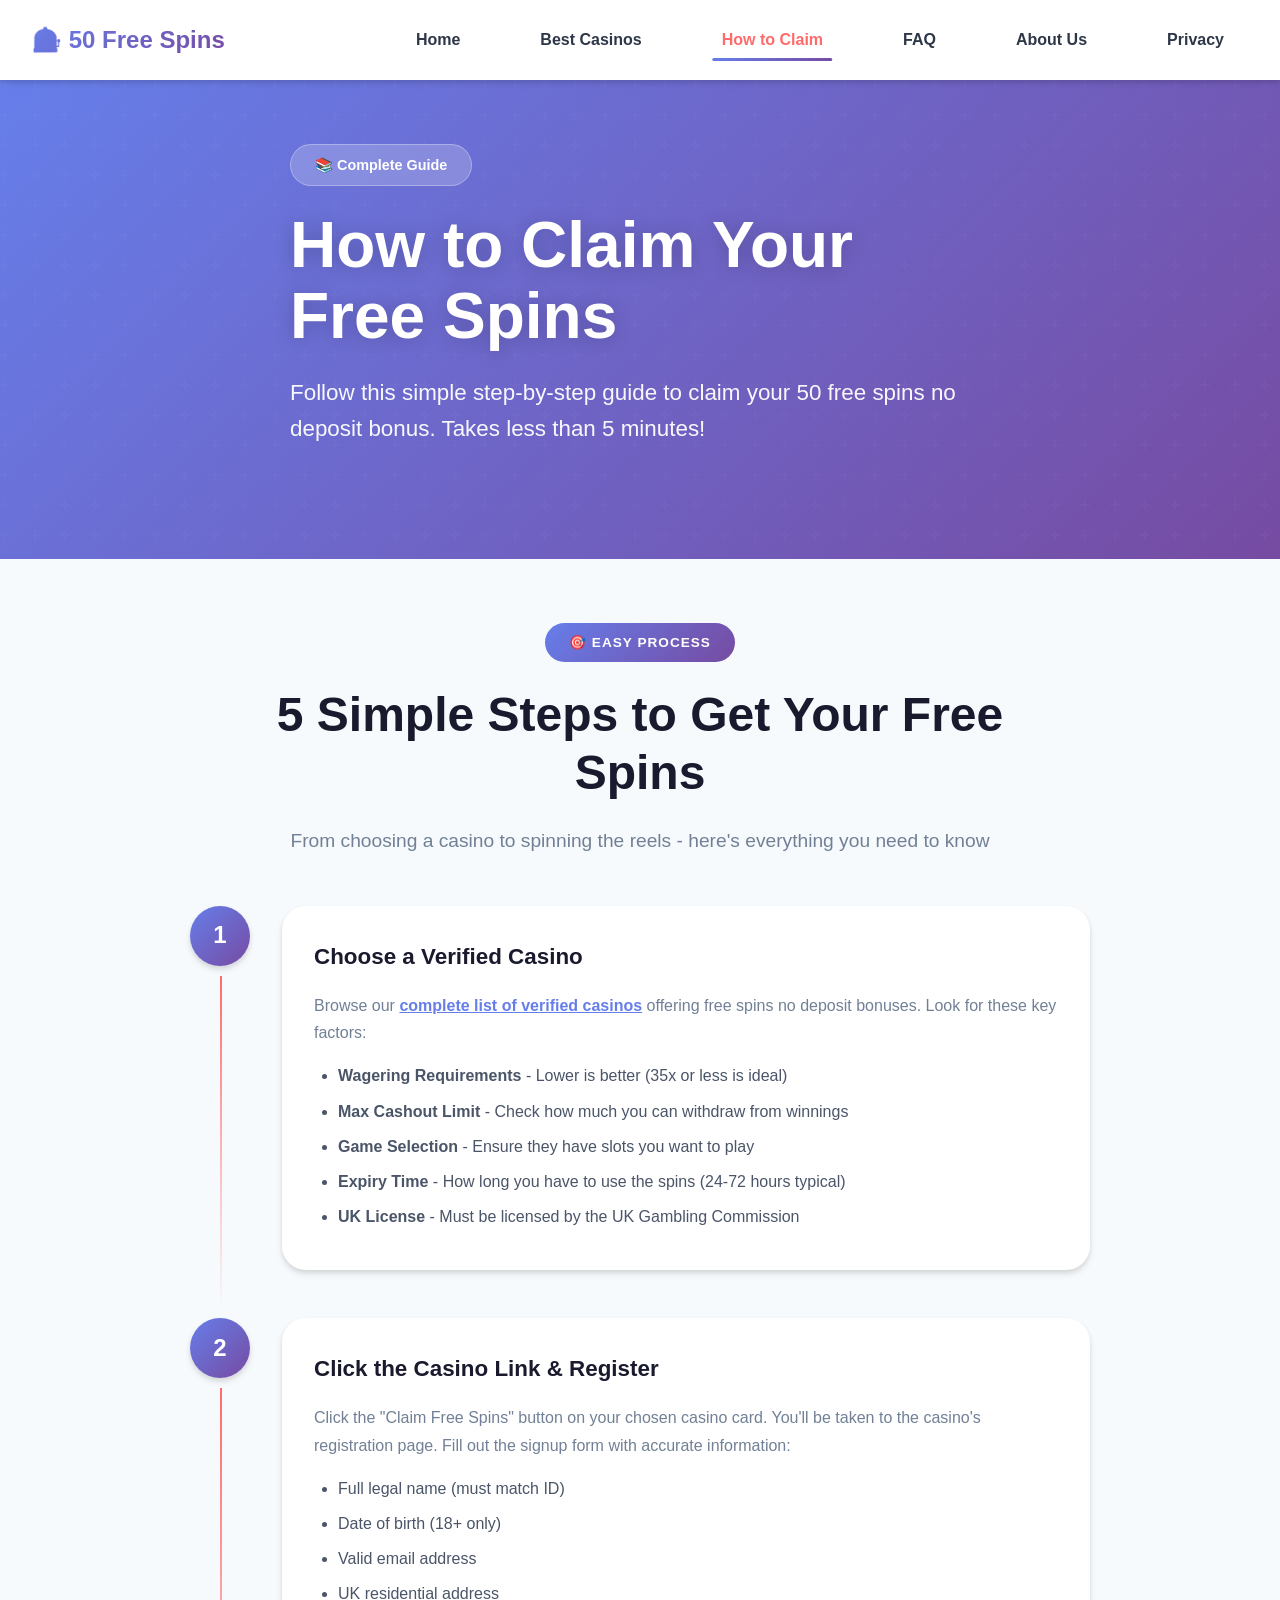
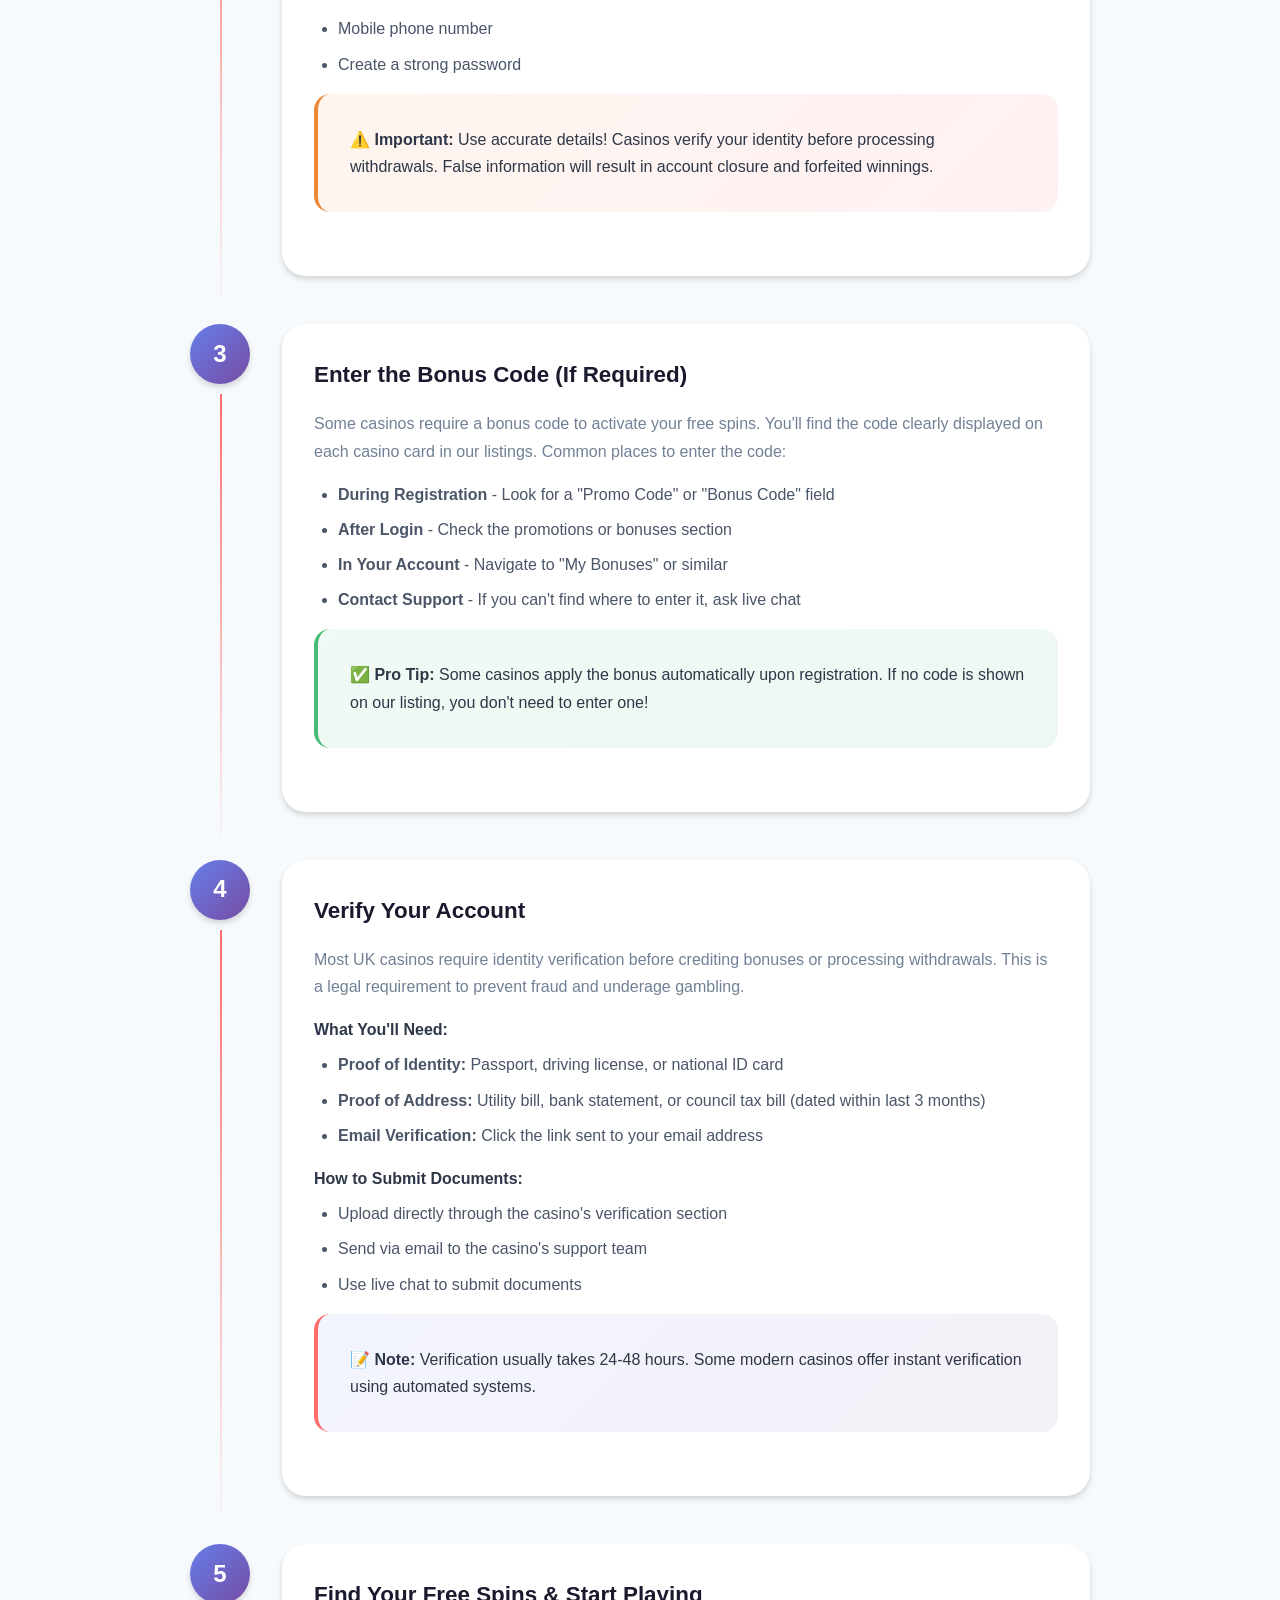
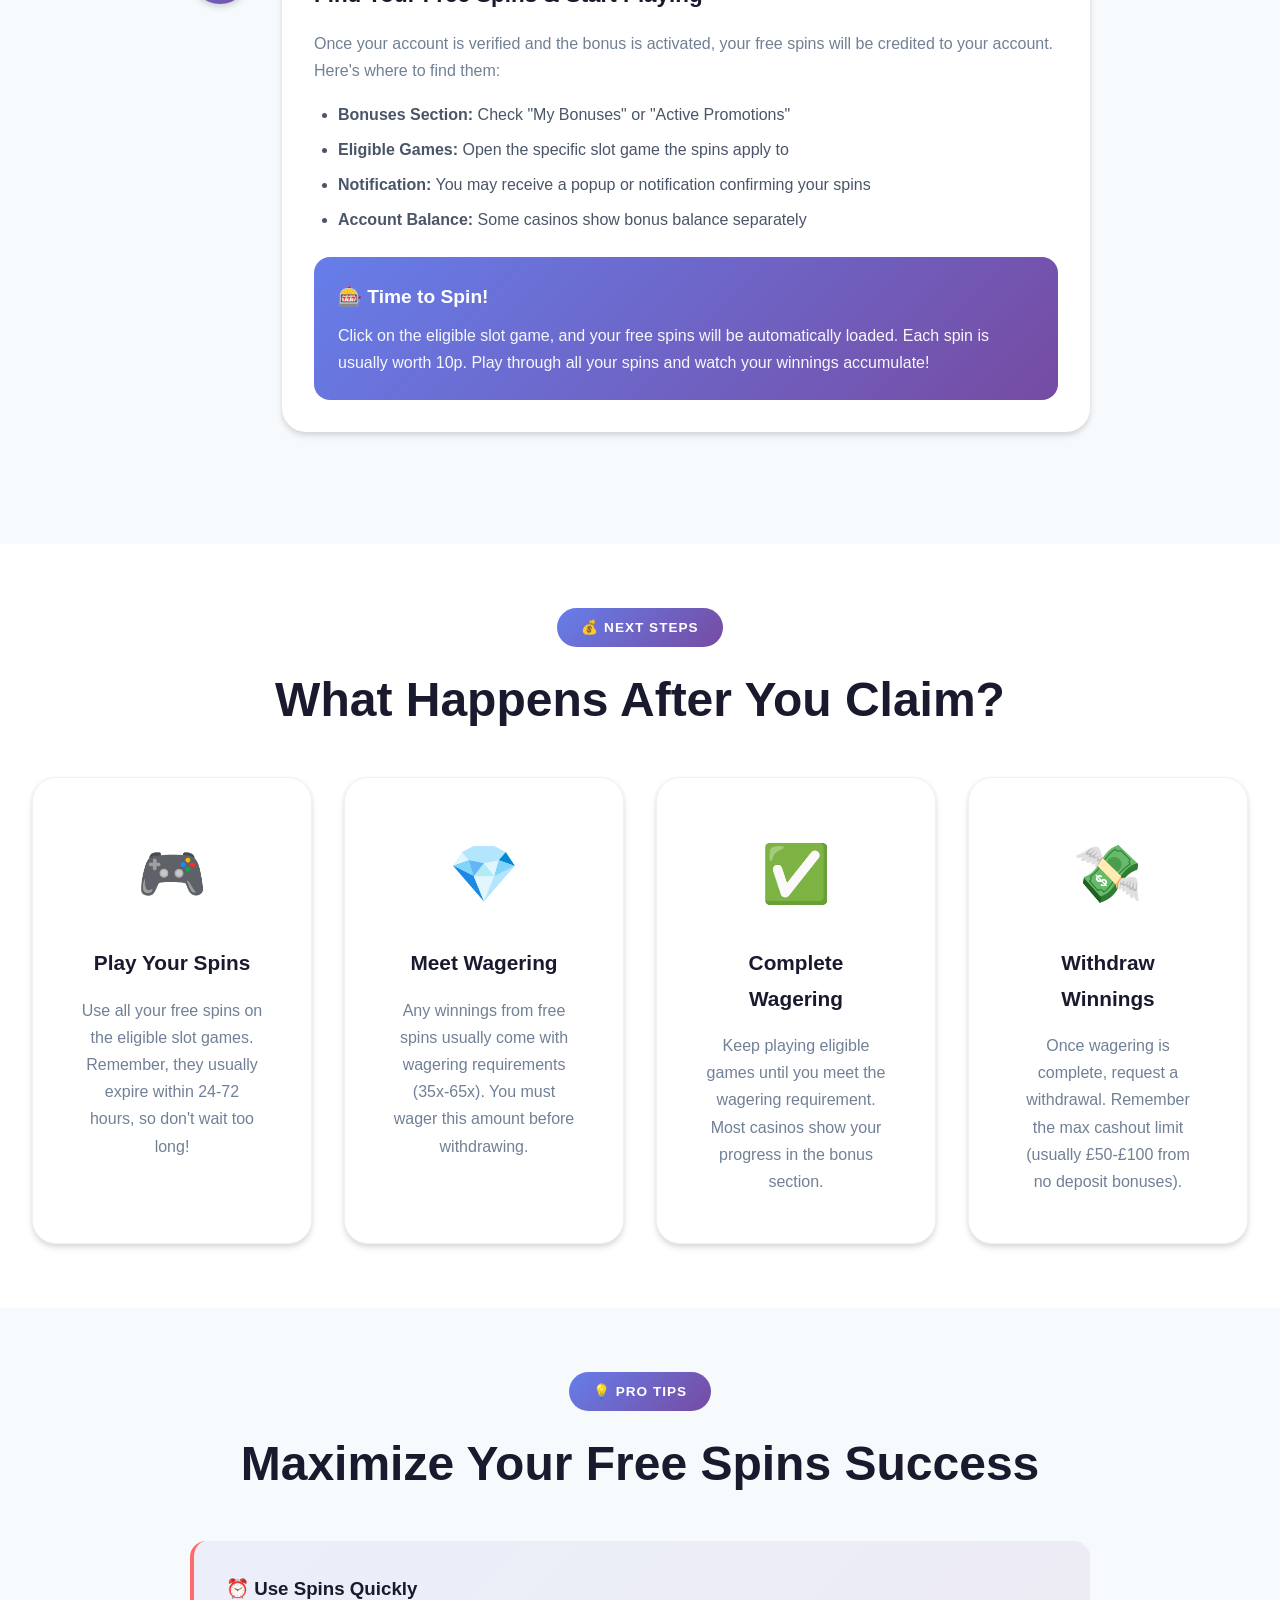
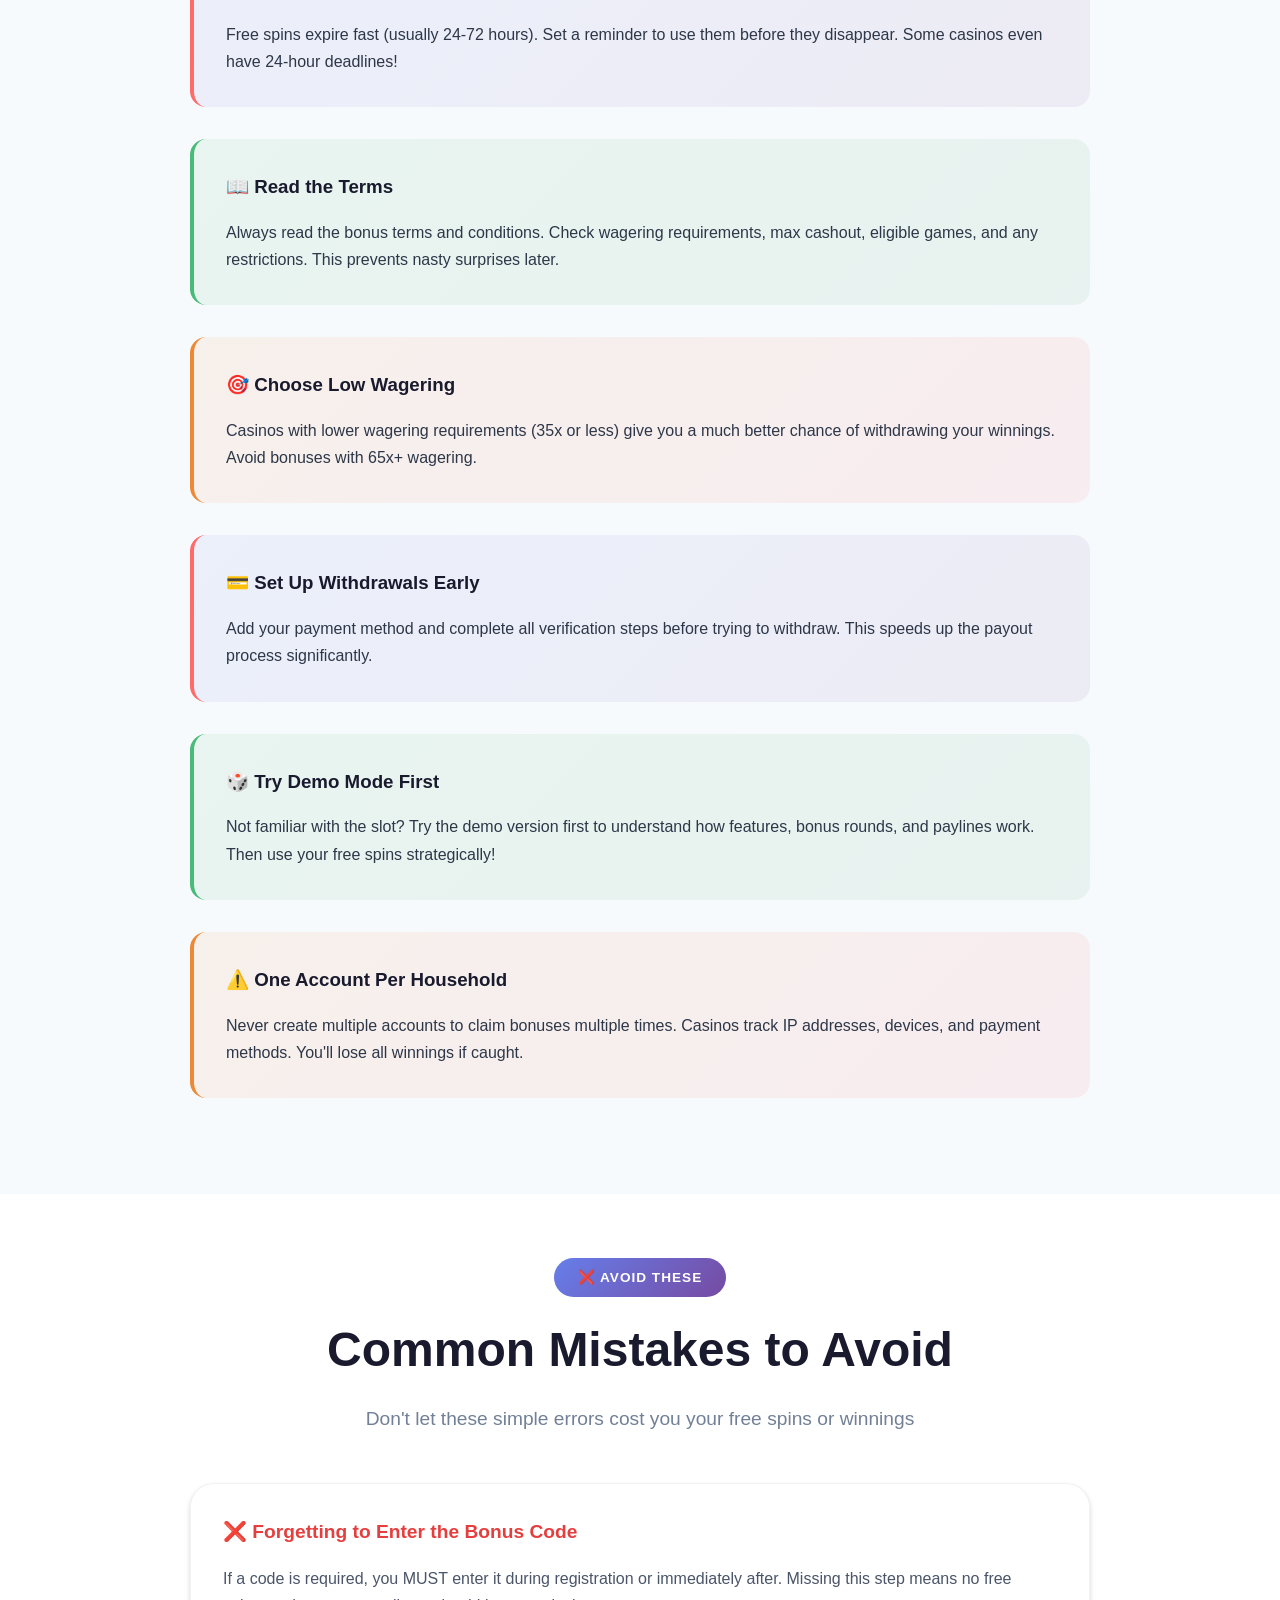
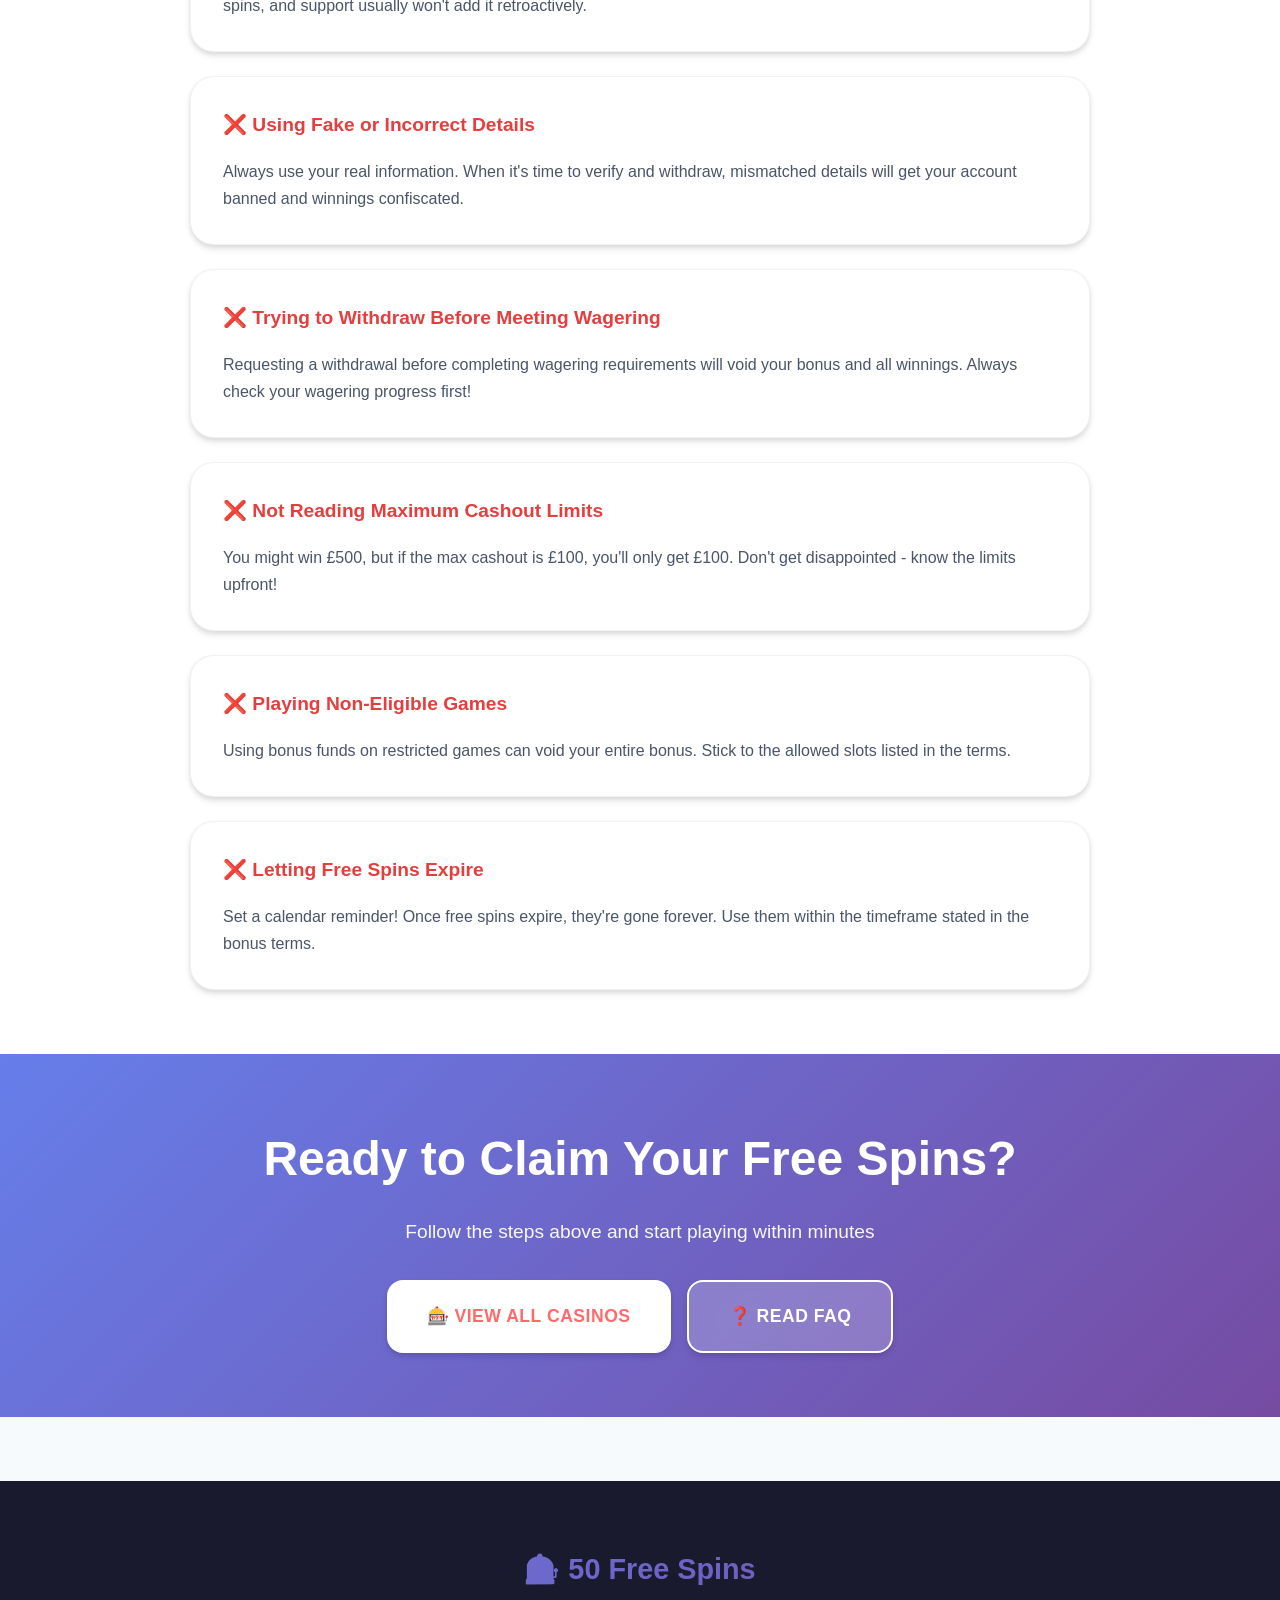
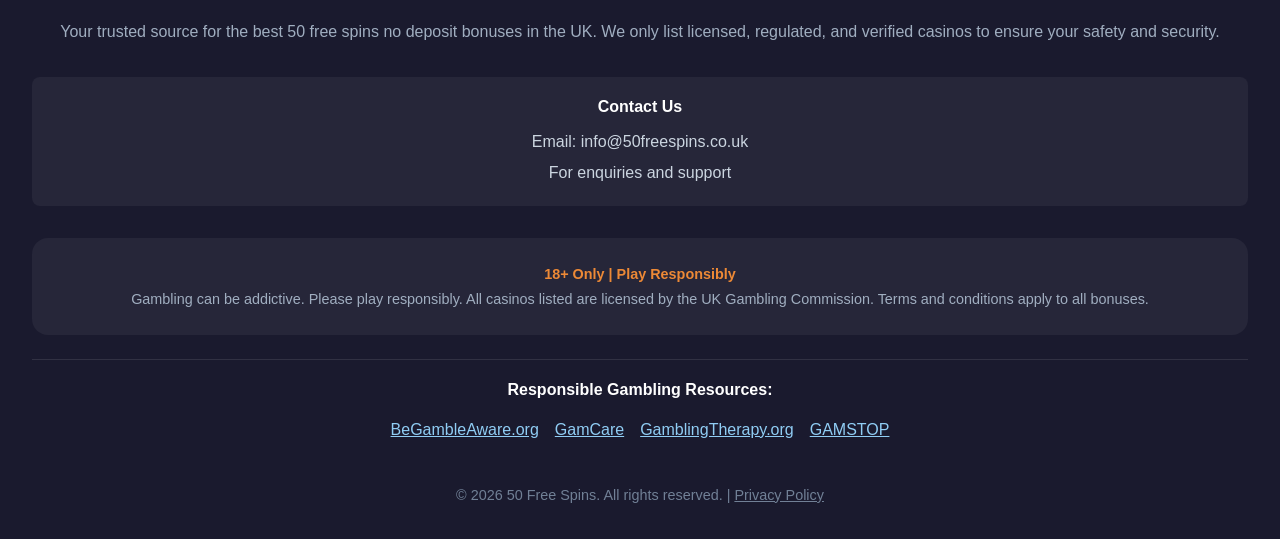
<file: how-to-claim.html>
<!DOCTYPE html>
<html lang="en">
<head>
    <meta charset="UTF-8">
    <meta name="viewport" content="width=device-width, initial-scale=1.0">
    <meta name="description" content="Complete step-by-step guide on how to claim 50 free spins no deposit bonuses at UK online casinos. Simple, fast, and easy to follow.">
    <title>How to Claim 50 Free Spins No Deposit | Step-by-Step Guide 2026</title>
    <link rel="stylesheet" href="styles.css">
</head>
<body>
    <!-- Navigation -->
    <nav class="nav">
        <div class="nav-container">
            <a href="index.html" class="nav-logo">🎰 50 Free Spins</a>
            <ul class="nav-menu">
                <li><a href="index.html" class="nav-link">Home</a></li>
                <li><a href="casinos.html" class="nav-link">Best Casinos</a></li>
                <li><a href="how-to-claim.html" class="nav-link active">How to Claim</a></li>
                <li><a href="faq.html" class="nav-link">FAQ</a></li>
                <li><a href="about-us.html" class="nav-link">About Us</a></li>
                <li><a href="privacy-policy.html" class="nav-link">Privacy</a></li>
            </ul>
            <div class="nav-toggle">
                <span></span>
                <span></span>
                <span></span>
            </div>
        </div>
    </nav>

    <!-- Page Header -->
    <section class="hero" style="min-height: 400px;">
        <div class="hero-container">
            <div class="hero-content" style="max-width: 700px;">
                <div class="hero-badge">📚 Complete Guide</div>
                <h1 class="hero-title">How to Claim Your Free Spins</h1>
                <p class="hero-subtitle">
                    Follow this simple step-by-step guide to claim your 50 free spins no deposit bonus. Takes less than 5 minutes!
                </p>
            </div>
        </div>
    </section>

    <!-- Main Steps -->
    <section class="section">
        <div class="container">
            <div class="section-header">
                <span class="section-badge">🎯 Easy Process</span>
                <h2 class="section-title">5 Simple Steps to Get Your Free Spins</h2>
                <p class="section-subtitle">
                    From choosing a casino to spinning the reels - here's everything you need to know
                </p>
            </div>

            <div class="steps-container">
                <!-- Step 1 -->
                <div class="step">
                    <div class="step-number">1</div>
                    <div class="step-content">
                        <h3 class="step-title">Choose a Verified Casino</h3>
                        <p class="step-text">
                            Browse our <a href="casinos.html" style="color: #667eea; font-weight: 700; text-decoration: underline;">complete list of verified casinos</a> offering free spins no deposit bonuses. Look for these key factors:
                        </p>
                        <ul style="margin-top: 1rem; margin-left: 1.5rem; color: #4a5568;">
                            <li style="margin-bottom: 0.5rem;"><strong>Wagering Requirements</strong> - Lower is better (35x or less is ideal)</li>
                            <li style="margin-bottom: 0.5rem;"><strong>Max Cashout Limit</strong> - Check how much you can withdraw from winnings</li>
                            <li style="margin-bottom: 0.5rem;"><strong>Game Selection</strong> - Ensure they have slots you want to play</li>
                            <li style="margin-bottom: 0.5rem;"><strong>Expiry Time</strong> - How long you have to use the spins (24-72 hours typical)</li>
                            <li style="margin-bottom: 0.5rem;"><strong>UK License</strong> - Must be licensed by the UK Gambling Commission</li>
                        </ul>
                    </div>
                </div>

                <!-- Step 2 -->
                <div class="step">
                    <div class="step-number">2</div>
                    <div class="step-content">
                        <h3 class="step-title">Click the Casino Link & Register</h3>
                        <p class="step-text">
                            Click the "Claim Free Spins" button on your chosen casino card. You'll be taken to the casino's registration page. Fill out the signup form with accurate information:
                        </p>
                        <ul style="margin-top: 1rem; margin-left: 1.5rem; color: #4a5568;">
                            <li style="margin-bottom: 0.5rem;">Full legal name (must match ID)</li>
                            <li style="margin-bottom: 0.5rem;">Date of birth (18+ only)</li>
                            <li style="margin-bottom: 0.5rem;">Valid email address</li>
                            <li style="margin-bottom: 0.5rem;">UK residential address</li>
                            <li style="margin-bottom: 0.5rem;">Mobile phone number</li>
                            <li style="margin-bottom: 0.5rem;">Create a strong password</li>
                        </ul>
                        <div class="info-box warning" style="margin-top: 1rem;">
                            <p class="info-box-text">
                                <strong>⚠️ Important:</strong> Use accurate details! Casinos verify your identity before processing withdrawals. False information will result in account closure and forfeited winnings.
                            </p>
                        </div>
                    </div>
                </div>

                <!-- Step 3 -->
                <div class="step">
                    <div class="step-number">3</div>
                    <div class="step-content">
                        <h3 class="step-title">Enter the Bonus Code (If Required)</h3>
                        <p class="step-text">
                            Some casinos require a bonus code to activate your free spins. You'll find the code clearly displayed on each casino card in our listings. Common places to enter the code:
                        </p>
                        <ul style="margin-top: 1rem; margin-left: 1.5rem; color: #4a5568;">
                            <li style="margin-bottom: 0.5rem;"><strong>During Registration</strong> - Look for a "Promo Code" or "Bonus Code" field</li>
                            <li style="margin-bottom: 0.5rem;"><strong>After Login</strong> - Check the promotions or bonuses section</li>
                            <li style="margin-bottom: 0.5rem;"><strong>In Your Account</strong> - Navigate to "My Bonuses" or similar</li>
                            <li style="margin-bottom: 0.5rem;"><strong>Contact Support</strong> - If you can't find where to enter it, ask live chat</li>
                        </ul>
                        <div class="info-box success" style="margin-top: 1rem;">
                            <p class="info-box-text">
                                <strong>✅ Pro Tip:</strong> Some casinos apply the bonus automatically upon registration. If no code is shown on our listing, you don't need to enter one!
                            </p>
                        </div>
                    </div>
                </div>

                <!-- Step 4 -->
                <div class="step">
                    <div class="step-number">4</div>
                    <div class="step-content">
                        <h3 class="step-title">Verify Your Account</h3>
                        <p class="step-text">
                            Most UK casinos require identity verification before crediting bonuses or processing withdrawals. This is a legal requirement to prevent fraud and underage gambling.
                        </p>
                        <div style="margin-top: 1rem;">
                            <h4 style="font-weight: 700; color: #2d3748; margin-bottom: 0.5rem;">What You'll Need:</h4>
                            <ul style="margin-left: 1.5rem; color: #4a5568;">
                                <li style="margin-bottom: 0.5rem;"><strong>Proof of Identity:</strong> Passport, driving license, or national ID card</li>
                                <li style="margin-bottom: 0.5rem;"><strong>Proof of Address:</strong> Utility bill, bank statement, or council tax bill (dated within last 3 months)</li>
                                <li style="margin-bottom: 0.5rem;"><strong>Email Verification:</strong> Click the link sent to your email address</li>
                            </ul>
                        </div>
                        <div style="margin-top: 1rem;">
                            <h4 style="font-weight: 700; color: #2d3748; margin-bottom: 0.5rem;">How to Submit Documents:</h4>
                            <ul style="margin-left: 1.5rem; color: #4a5568;">
                                <li style="margin-bottom: 0.5rem;">Upload directly through the casino's verification section</li>
                                <li style="margin-bottom: 0.5rem;">Send via email to the casino's support team</li>
                                <li style="margin-bottom: 0.5rem;">Use live chat to submit documents</li>
                            </ul>
                        </div>
                        <div class="info-box" style="margin-top: 1rem;">
                            <p class="info-box-text">
                                <strong>📝 Note:</strong> Verification usually takes 24-48 hours. Some modern casinos offer instant verification using automated systems.
                            </p>
                        </div>
                    </div>
                </div>

                <!-- Step 5 -->
                <div class="step">
                    <div class="step-number">5</div>
                    <div class="step-content">
                        <h3 class="step-title">Find Your Free Spins & Start Playing</h3>
                        <p class="step-text">
                            Once your account is verified and the bonus is activated, your free spins will be credited to your account. Here's where to find them:
                        </p>
                        <ul style="margin-top: 1rem; margin-left: 1.5rem; color: #4a5568;">
                            <li style="margin-bottom: 0.5rem;"><strong>Bonuses Section:</strong> Check "My Bonuses" or "Active Promotions"</li>
                            <li style="margin-bottom: 0.5rem;"><strong>Eligible Games:</strong> Open the specific slot game the spins apply to</li>
                            <li style="margin-bottom: 0.5rem;"><strong>Notification:</strong> You may receive a popup or notification confirming your spins</li>
                            <li style="margin-bottom: 0.5rem;"><strong>Account Balance:</strong> Some casinos show bonus balance separately</li>
                        </ul>
                        <div style="margin-top: 1.5rem; padding: 1.5rem; background: linear-gradient(135deg, #667eea 0%, #764ba2 100%); border-radius: 1rem; color: white;">
                            <h4 style="font-weight: 800; font-size: 1.2rem; margin-bottom: 0.5rem;">🎰 Time to Spin!</h4>
                            <p style="opacity: 0.95; line-height: 1.7;">
                                Click on the eligible slot game, and your free spins will be automatically loaded. Each spin is usually worth 10p. Play through all your spins and watch your winnings accumulate!
                            </p>
                        </div>
                    </div>
                </div>
            </div>
        </div>
    </section>

    <!-- After Claiming -->
    <section class="section" style="background: white;">
        <div class="container">
            <div class="section-header">
                <span class="section-badge">💰 Next Steps</span>
                <h2 class="section-title">What Happens After You Claim?</h2>
            </div>

            <div class="features-grid">
                <div class="feature-card">
                    <span class="feature-icon">🎮</span>
                    <h3 class="feature-title">Play Your Spins</h3>
                    <p class="feature-text">
                        Use all your free spins on the eligible slot games. Remember, they usually expire within 24-72 hours, so don't wait too long!
                    </p>
                </div>

                <div class="feature-card">
                    <span class="feature-icon">💎</span>
                    <h3 class="feature-title">Meet Wagering</h3>
                    <p class="feature-text">
                        Any winnings from free spins usually come with wagering requirements (35x-65x). You must wager this amount before withdrawing.
                    </p>
                </div>

                <div class="feature-card">
                    <span class="feature-icon">✅</span>
                    <h3 class="feature-title">Complete Wagering</h3>
                    <p class="feature-text">
                        Keep playing eligible games until you meet the wagering requirement. Most casinos show your progress in the bonus section.
                    </p>
                </div>

                <div class="feature-card">
                    <span class="feature-icon">💸</span>
                    <h3 class="feature-title">Withdraw Winnings</h3>
                    <p class="feature-text">
                        Once wagering is complete, request a withdrawal. Remember the max cashout limit (usually £50-£100 from no deposit bonuses).
                    </p>
                </div>
            </div>
        </div>
    </section>

    <!-- Important Tips -->
    <section class="section">
        <div class="container">
            <div class="section-header">
                <span class="section-badge">💡 Pro Tips</span>
                <h2 class="section-title">Maximize Your Free Spins Success</h2>
            </div>

            <div style="max-width: 900px; margin: 0 auto;">
                <div class="info-box">
                    <h3 class="info-box-title">⏰ Use Spins Quickly</h3>
                    <p class="info-box-text">
                        Free spins expire fast (usually 24-72 hours). Set a reminder to use them before they disappear. Some casinos even have 24-hour deadlines!
                    </p>
                </div>

                <div class="info-box success">
                    <h3 class="info-box-title">📖 Read the Terms</h3>
                    <p class="info-box-text">
                        Always read the bonus terms and conditions. Check wagering requirements, max cashout, eligible games, and any restrictions. This prevents nasty surprises later.
                    </p>
                </div>

                <div class="info-box warning">
                    <h3 class="info-box-title">🎯 Choose Low Wagering</h3>
                    <p class="info-box-text">
                        Casinos with lower wagering requirements (35x or less) give you a much better chance of withdrawing your winnings. Avoid bonuses with 65x+ wagering.
                    </p>
                </div>

                <div class="info-box">
                    <h3 class="info-box-title">💳 Set Up Withdrawals Early</h3>
                    <p class="info-box-text">
                        Add your payment method and complete all verification steps before trying to withdraw. This speeds up the payout process significantly.
                    </p>
                </div>

                <div class="info-box success">
                    <h3 class="info-box-title">🎲 Try Demo Mode First</h3>
                    <p class="info-box-text">
                        Not familiar with the slot? Try the demo version first to understand how features, bonus rounds, and paylines work. Then use your free spins strategically!
                    </p>
                </div>

                <div class="info-box warning">
                    <h3 class="info-box-title">⚠️ One Account Per Household</h3>
                    <p class="info-box-text">
                        Never create multiple accounts to claim bonuses multiple times. Casinos track IP addresses, devices, and payment methods. You'll lose all winnings if caught.
                    </p>
                </div>
            </div>
        </div>
    </section>

    <!-- Common Mistakes -->
    <section class="section" style="background: white;">
        <div class="container">
            <div class="section-header">
                <span class="section-badge">❌ Avoid These</span>
                <h2 class="section-title">Common Mistakes to Avoid</h2>
                <p class="section-subtitle">
                    Don't let these simple errors cost you your free spins or winnings
                </p>
            </div>

            <div style="max-width: 900px; margin: 0 auto;">
                <div class="casino-card" style="margin-bottom: 1.5rem;">
                    <h3 style="color: #e53e3e; font-weight: 800; margin-bottom: 1rem; font-size: 1.2rem;">❌ Forgetting to Enter the Bonus Code</h3>
                    <p style="color: #4a5568; line-height: 1.7;">
                        If a code is required, you MUST enter it during registration or immediately after. Missing this step means no free spins, and support usually won't add it retroactively.
                    </p>
                </div>

                <div class="casino-card" style="margin-bottom: 1.5rem;">
                    <h3 style="color: #e53e3e; font-weight: 800; margin-bottom: 1rem; font-size: 1.2rem;">❌ Using Fake or Incorrect Details</h3>
                    <p style="color: #4a5568; line-height: 1.7;">
                        Always use your real information. When it's time to verify and withdraw, mismatched details will get your account banned and winnings confiscated.
                    </p>
                </div>

                <div class="casino-card" style="margin-bottom: 1.5rem;">
                    <h3 style="color: #e53e3e; font-weight: 800; margin-bottom: 1rem; font-size: 1.2rem;">❌ Trying to Withdraw Before Meeting Wagering</h3>
                    <p style="color: #4a5568; line-height: 1.7;">
                        Requesting a withdrawal before completing wagering requirements will void your bonus and all winnings. Always check your wagering progress first!
                    </p>
                </div>

                <div class="casino-card" style="margin-bottom: 1.5rem;">
                    <h3 style="color: #e53e3e; font-weight: 800; margin-bottom: 1rem; font-size: 1.2rem;">❌ Not Reading Maximum Cashout Limits</h3>
                    <p style="color: #4a5568; line-height: 1.7;">
                        You might win £500, but if the max cashout is £100, you'll only get £100. Don't get disappointed - know the limits upfront!
                    </p>
                </div>

                <div class="casino-card" style="margin-bottom: 1.5rem;">
                    <h3 style="color: #e53e3e; font-weight: 800; margin-bottom: 1rem; font-size: 1.2rem;">❌ Playing Non-Eligible Games</h3>
                    <p style="color: #4a5568; line-height: 1.7;">
                        Using bonus funds on restricted games can void your entire bonus. Stick to the allowed slots listed in the terms.
                    </p>
                </div>

                <div class="casino-card">
                    <h3 style="color: #e53e3e; font-weight: 800; margin-bottom: 1rem; font-size: 1.2rem;">❌ Letting Free Spins Expire</h3>
                    <p style="color: #4a5568; line-height: 1.7;">
                        Set a calendar reminder! Once free spins expire, they're gone forever. Use them within the timeframe stated in the bonus terms.
                    </p>
                </div>
            </div>
        </div>
    </section>

    <!-- CTA Section -->
    <section class="section" style="background: linear-gradient(135deg, #667eea 0%, #764ba2 100%); color: white;">
        <div class="container" style="text-align: center;">
            <h2 style="font-size: clamp(2rem, 4vw, 3rem); font-weight: 900; margin-bottom: 1rem;">
                Ready to Claim Your Free Spins?
            </h2>
            <p style="font-size: 1.2rem; margin-bottom: 2rem; opacity: 0.95;">
                Follow the steps above and start playing within minutes
            </p>
            <div style="display: flex; gap: 1rem; justify-content: center; flex-wrap: wrap;">
                <a href="casinos.html" class="btn btn-primary" style="font-size: 1.1rem; padding: 1.2rem 2.5rem;">
                    🎰 View All Casinos
                </a>
                <a href="faq.html" class="btn btn-secondary" style="font-size: 1.1rem; padding: 1.2rem 2.5rem;">
                    ❓ Read FAQ
                </a>
            </div>
        </div>
    </section>

    <!-- Footer -->
    <footer class="footer">
        <div class="footer-content">
            <div class="footer-logo">🎰 50 Free Spins</div>
            <p class="footer-text">
                Your trusted source for the best 50 free spins no deposit bonuses in the UK. We only list licensed, regulated, and verified casinos to ensure your safety and security.
            </p>

            <div style="margin: 1.5rem 0; padding: 1rem; background: rgba(255,255,255,0.05); border-radius: 8px;">
                <h4 style="margin-bottom: 0.5rem; color: #fff;">Contact Us</h4>
                <p style="margin: 0.25rem 0; color: #cbd5e0;">Email: info@50freespins.co.uk</p>
                <p style="margin: 0.25rem 0; color: #cbd5e0;">For enquiries and support</p>
            </div>

            <div class="footer-disclaimer">
                <strong>18+ Only | Play Responsibly</strong><br>
                Gambling can be addictive. Please play responsibly. All casinos listed are licensed by the UK Gambling Commission. Terms and conditions apply to all bonuses.
            </div>

            <div style="margin: 1.5rem 0; padding: 1rem 0; border-top: 1px solid rgba(255,255,255,0.1);">
                <p style="margin-bottom: 0.75rem; color: #fff; font-weight: 600;">Responsible Gambling Resources:</p>
                <div style="display: flex; flex-wrap: wrap; gap: 1rem; justify-content: center;">
                    <a href="https://www.begambleaware.org" target="_blank" rel="noopener noreferrer" style="color: #90cdf4; text-decoration: underline;">BeGambleAware.org</a>
                    <a href="https://www.gamcare.org.uk" target="_blank" rel="noopener noreferrer" style="color: #90cdf4; text-decoration: underline;">GamCare</a>
                    <a href="https://www.gamblingtherapy.org" target="_blank" rel="noopener noreferrer" style="color: #90cdf4; text-decoration: underline;">GamblingTherapy.org</a>
                    <a href="https://www.gamstop.co.uk" target="_blank" rel="noopener noreferrer" style="color: #90cdf4; text-decoration: underline;">GAMSTOP</a>
                </div>
            </div>

            <p style="margin-top: 1.5rem; color: #718096; font-size: 0.9rem;">
                &copy; 2026 50 Free Spins. All rights reserved. | <a href="privacy-policy.html" style="text-decoration: underline;">Privacy Policy</a>
            </p>
        </div>
    </footer>

    <script>
        // Mobile menu toggle
        const navToggle = document.querySelector('.nav-toggle');
        const navMenu = document.querySelector('.nav-menu');

        if (navToggle) {
            navToggle.addEventListener('click', () => {
                navMenu.classList.toggle('active');
            });
        }
    </script>
</body>
</html>
</file>
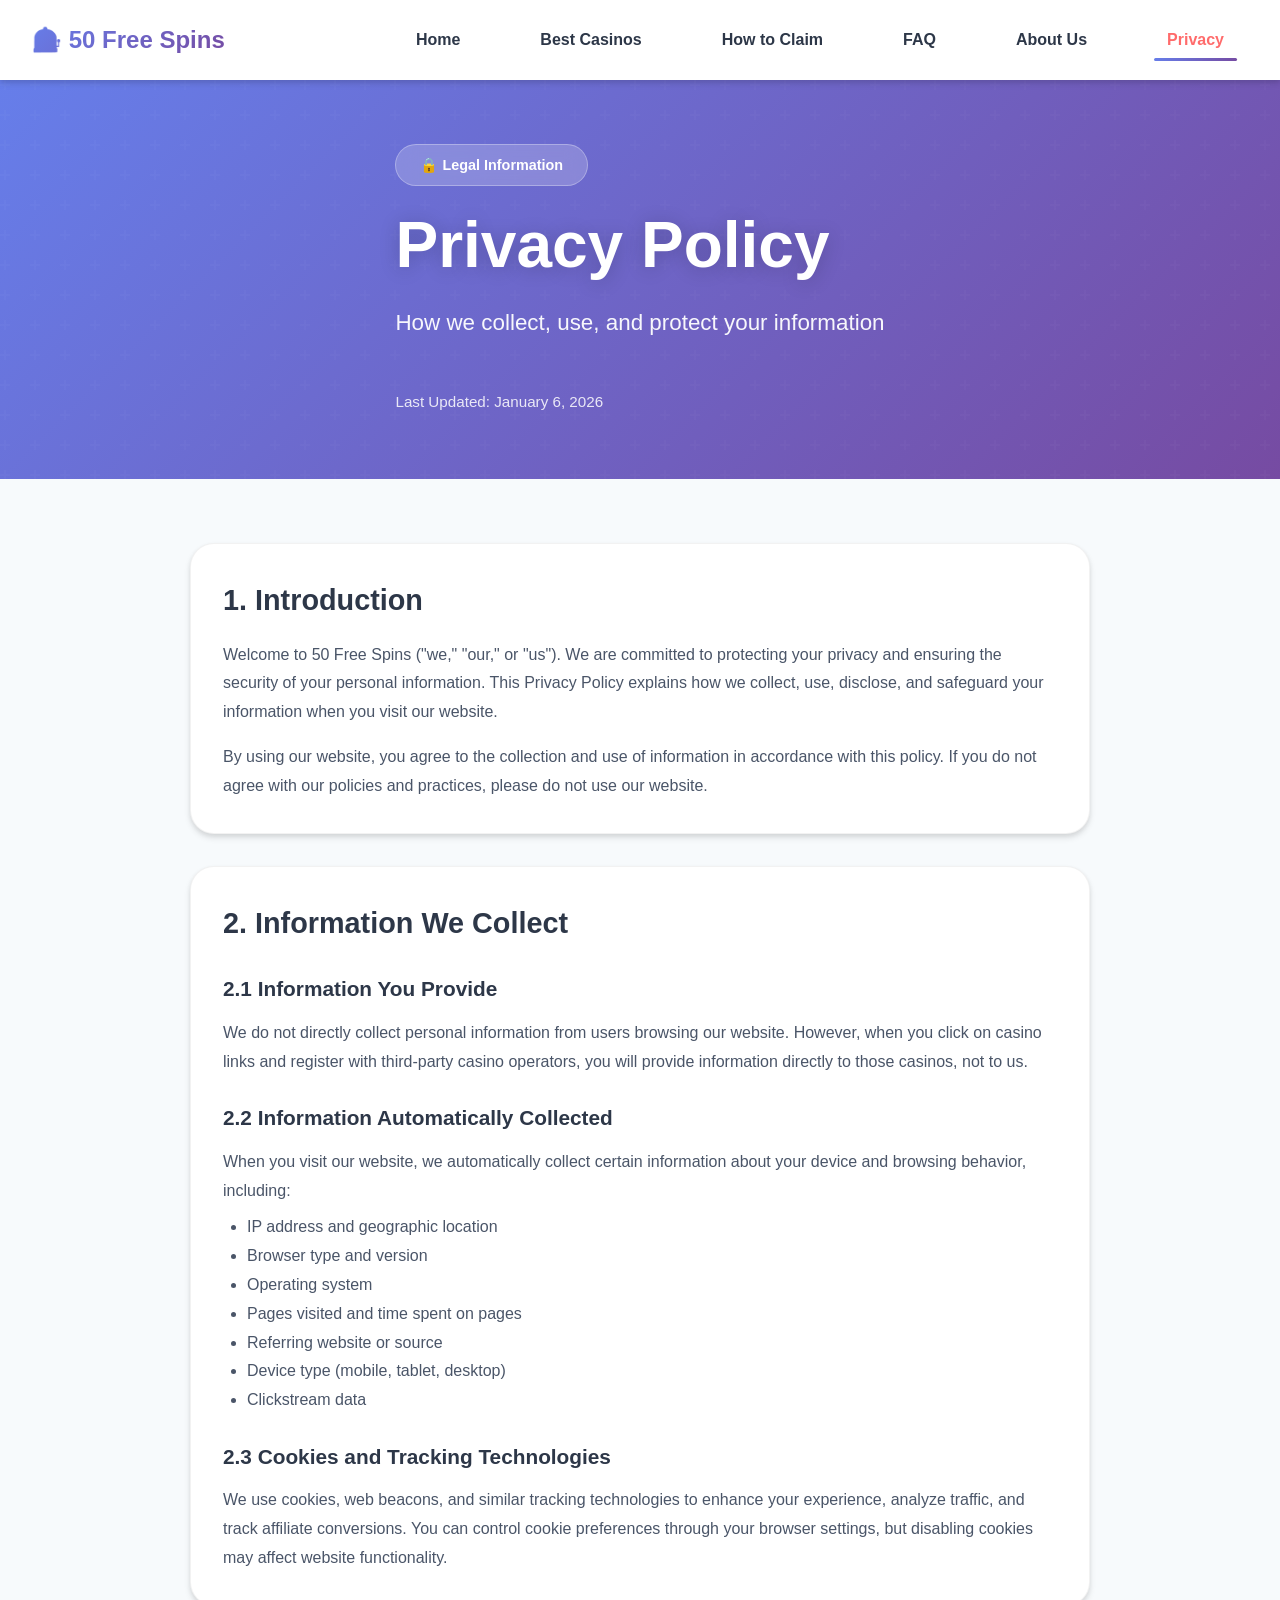
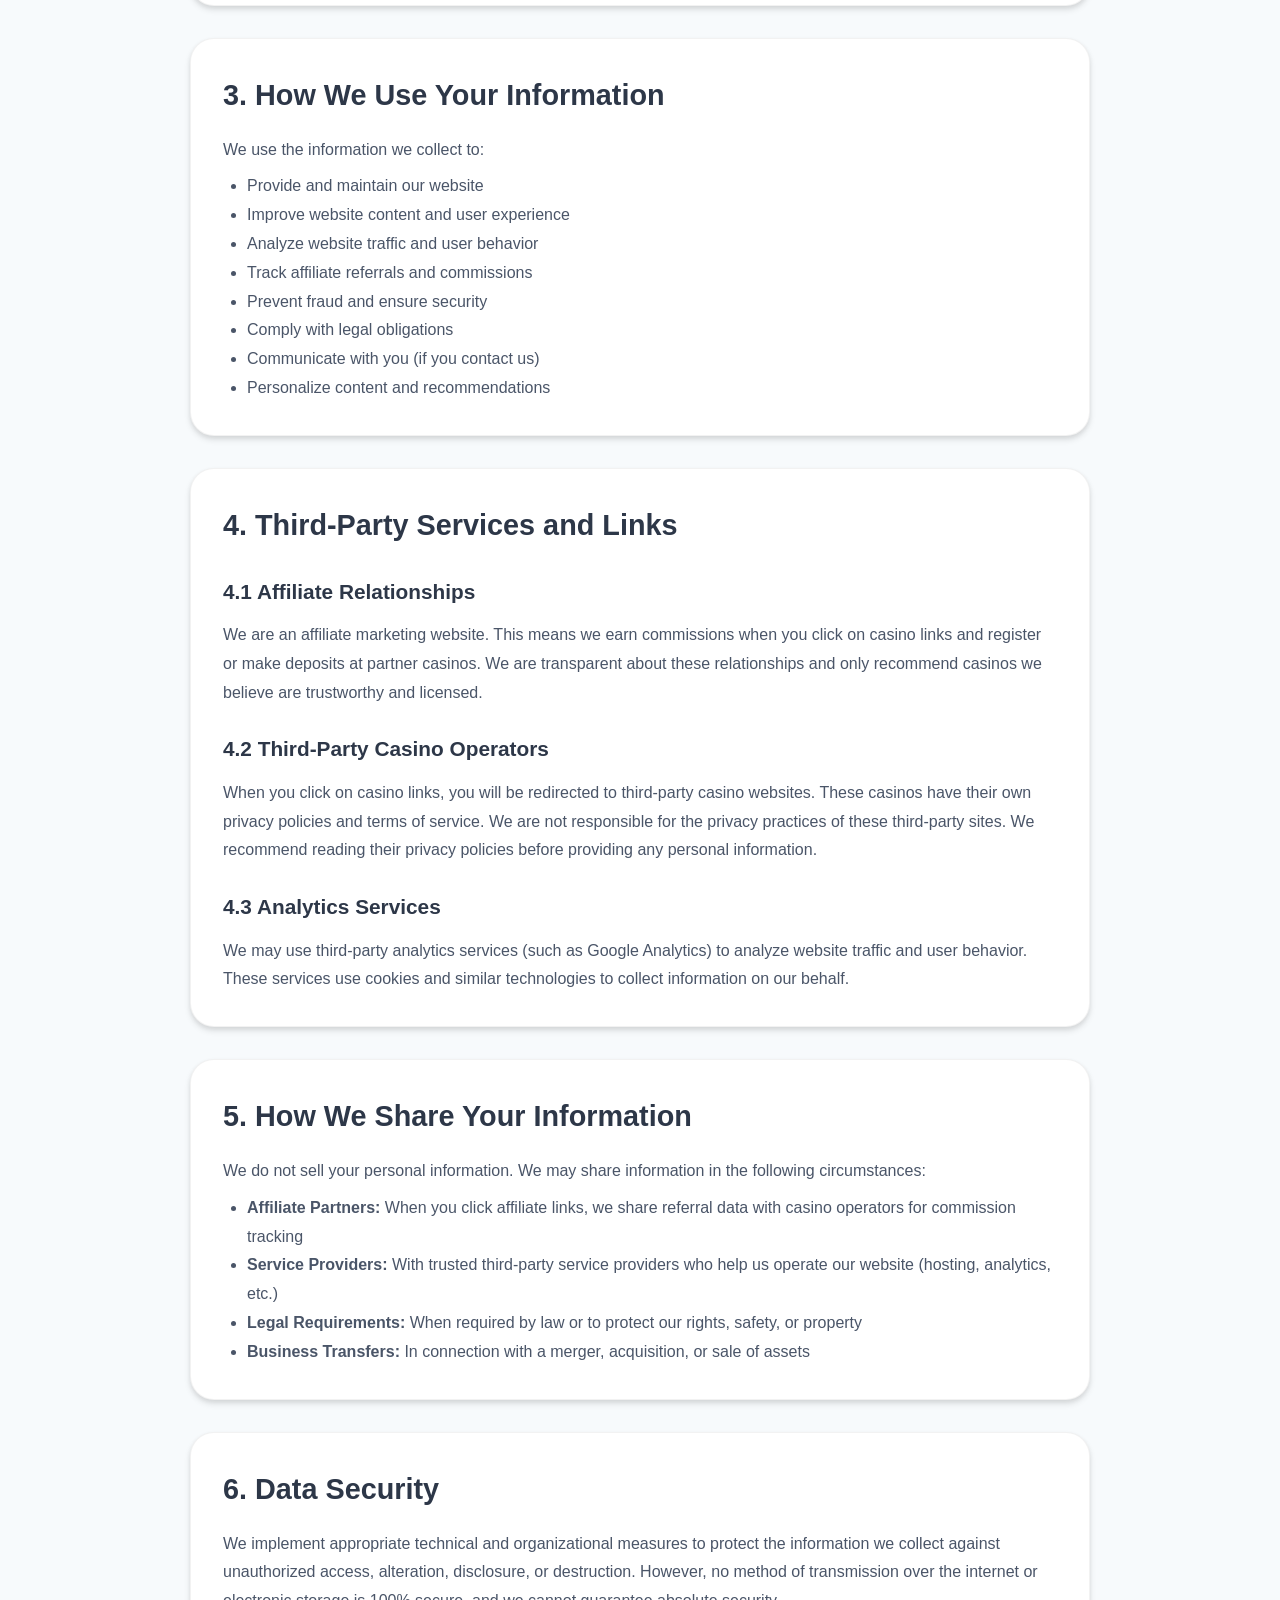
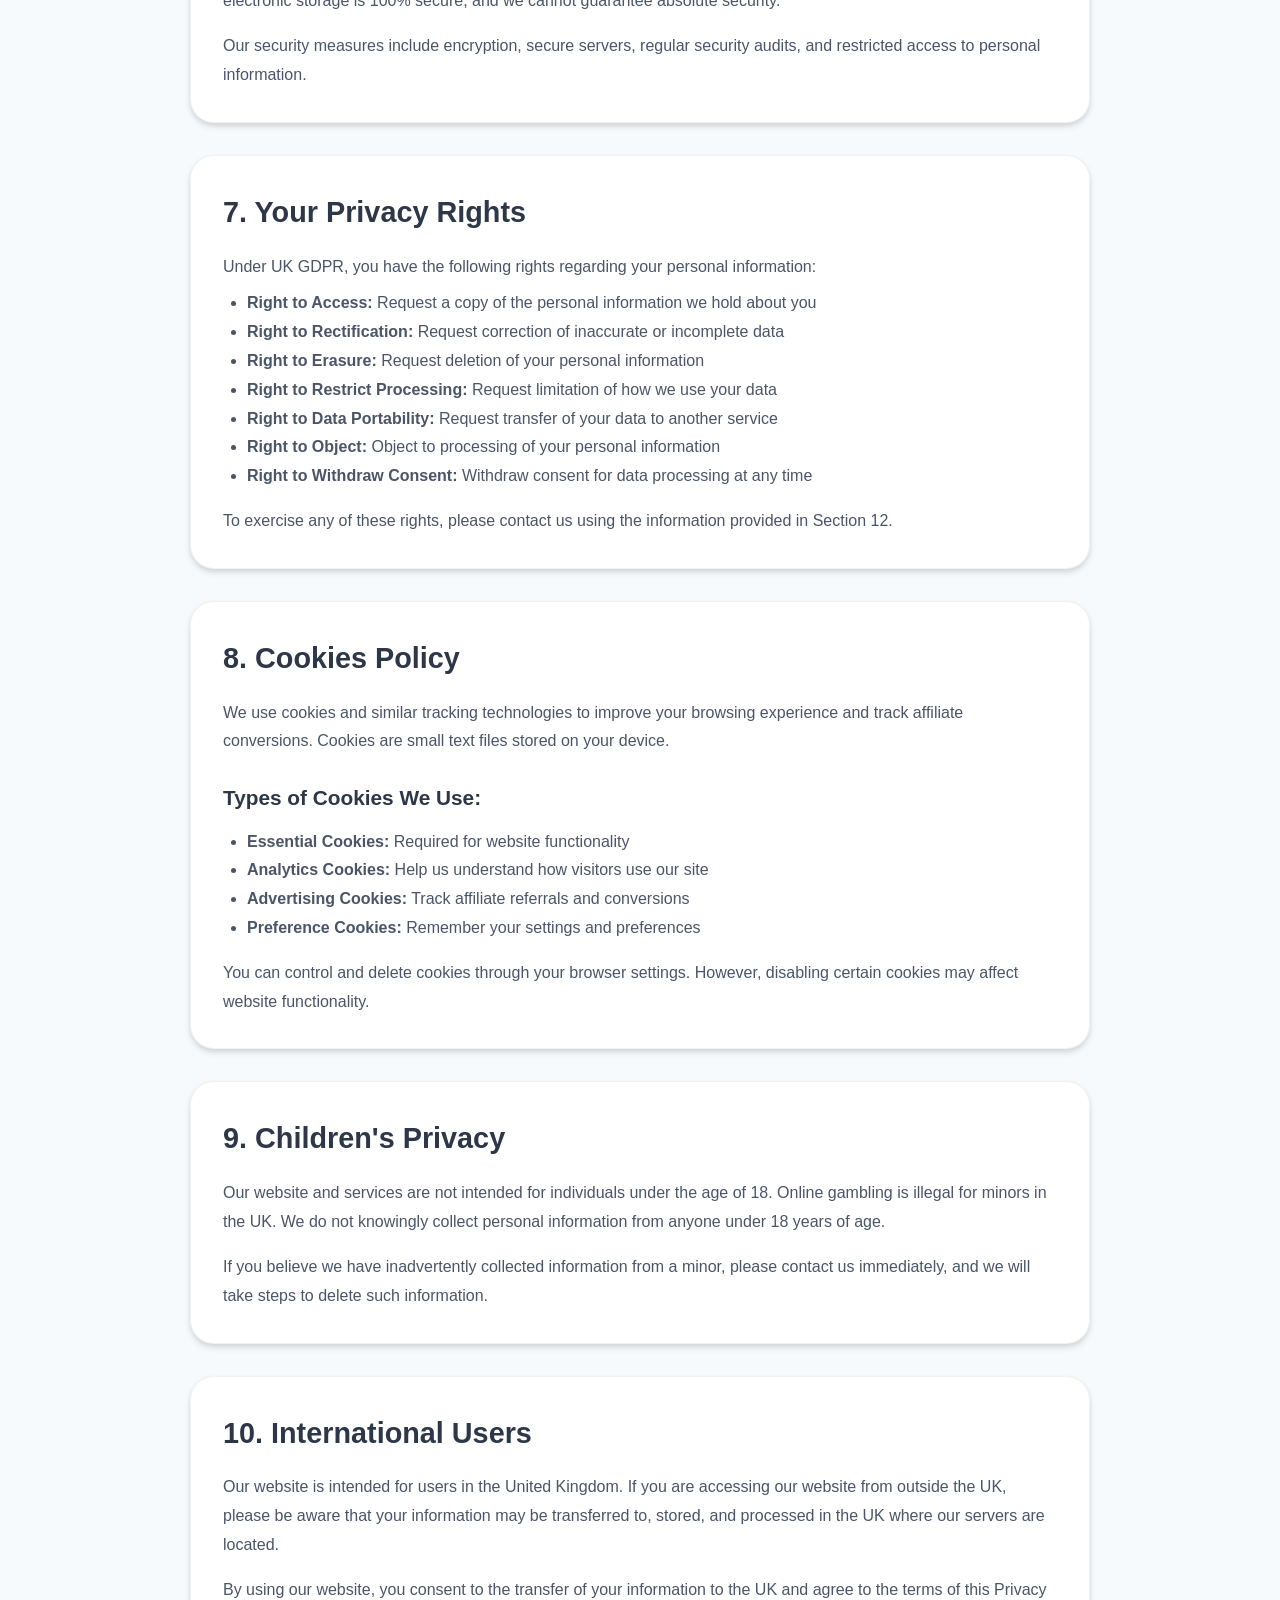
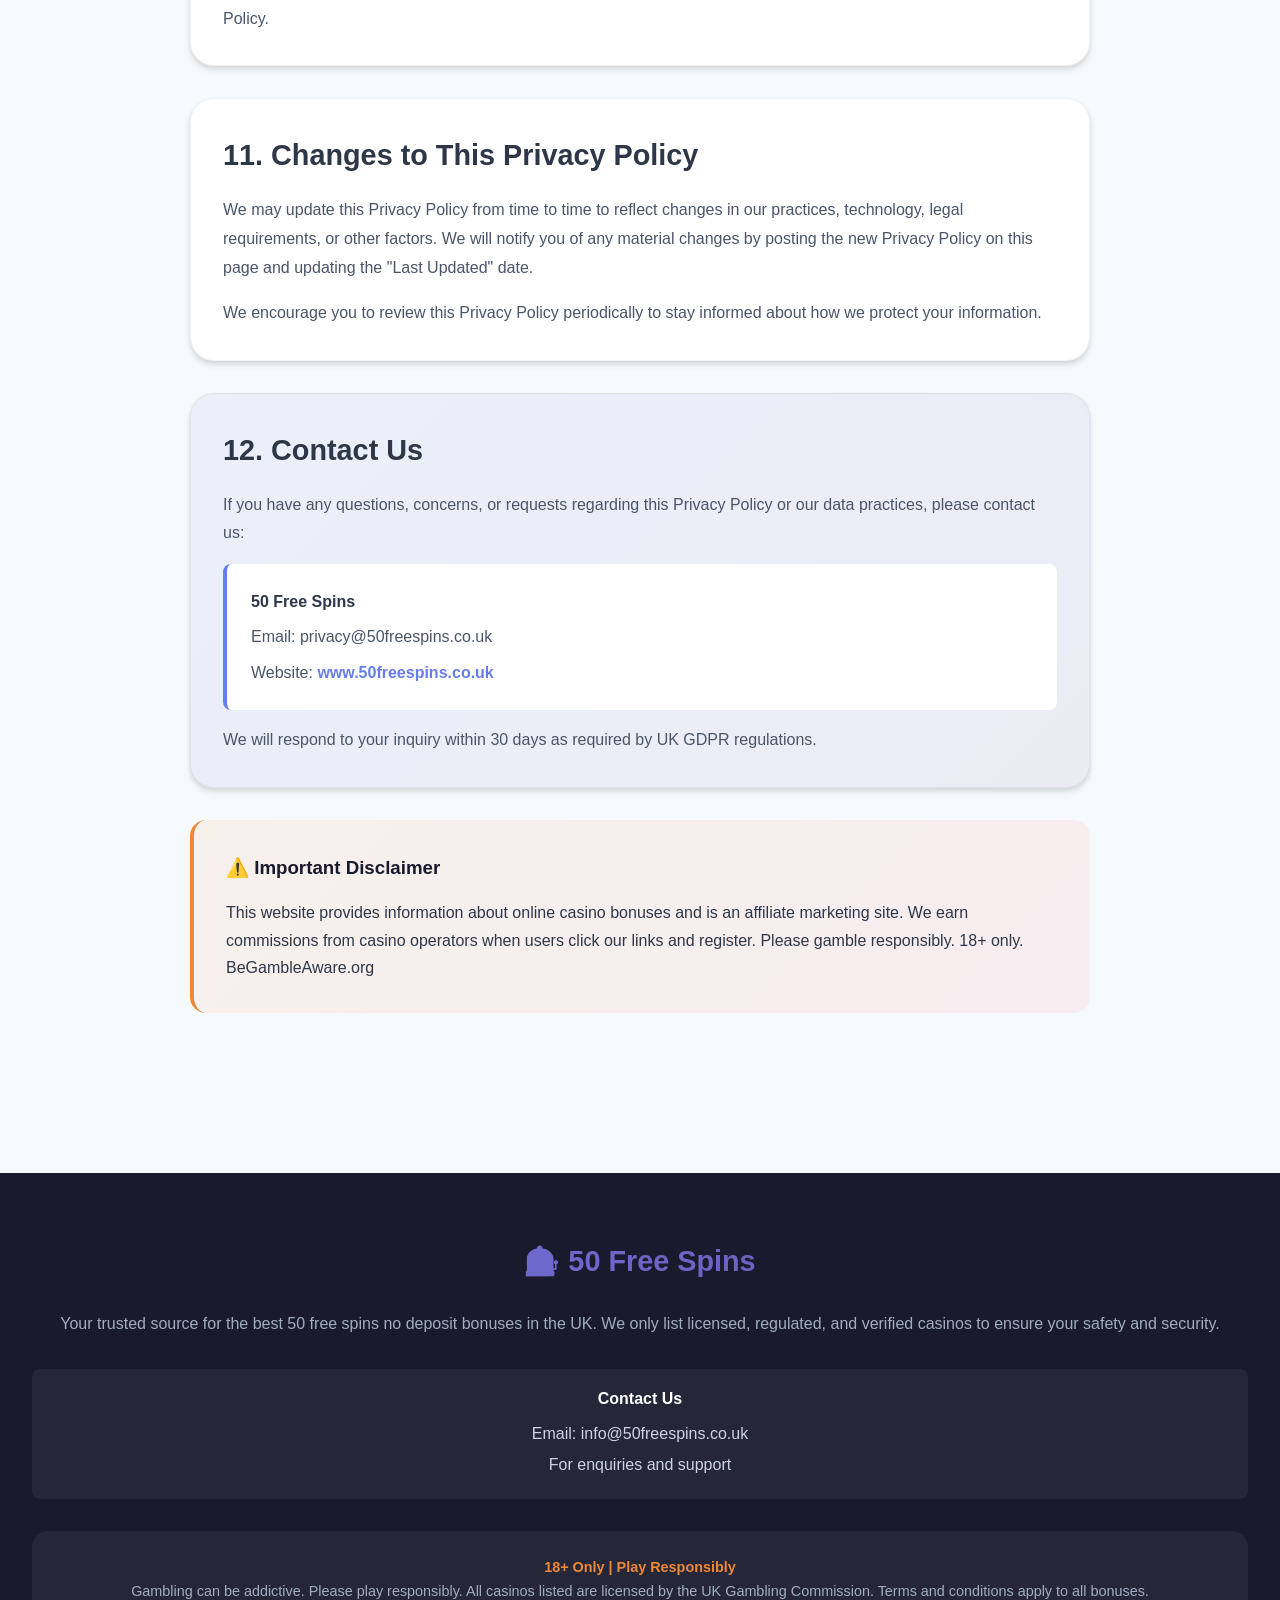
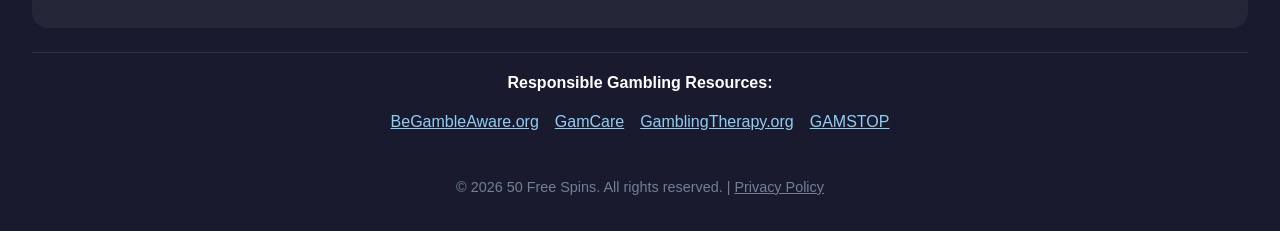
<file: privacy-policy.html>
<!DOCTYPE html>
<html lang="en">
<head>
    <meta charset="UTF-8">
    <meta name="viewport" content="width=device-width, initial-scale=1.0">
    <meta name="description" content="Privacy Policy for 50 Free Spins website. Learn how we collect, use, and protect your personal information.">
    <title>Privacy Policy | 50 Free Spins No Deposit</title>
    <link rel="stylesheet" href="styles.css">
</head>
<body>
    <!-- Navigation -->
    <nav class="nav">
        <div class="nav-container">
            <a href="index.html" class="nav-logo">🎰 50 Free Spins</a>
            <ul class="nav-menu">
                <li><a href="index.html" class="nav-link">Home</a></li>
                <li><a href="casinos.html" class="nav-link">Best Casinos</a></li>
                <li><a href="how-to-claim.html" class="nav-link">How to Claim</a></li>
                <li><a href="faq.html" class="nav-link">FAQ</a></li>
                <li><a href="about-us.html" class="nav-link">About Us</a></li>
                <li><a href="privacy-policy.html" class="nav-link active">Privacy</a></li>
            </ul>
            <div class="nav-toggle">
                <span></span>
                <span></span>
                <span></span>
            </div>
        </div>
    </nav>

    <!-- Page Header -->
    <section class="hero" style="min-height: 350px;">
        <div class="hero-container">
            <div class="hero-content" style="max-width: 700px;">
                <div class="hero-badge">🔒 Legal Information</div>
                <h1 class="hero-title">Privacy Policy</h1>
                <p class="hero-subtitle">
                    How we collect, use, and protect your information
                </p>
                <p style="opacity: 0.85; margin-top: 1rem; font-size: 0.95rem;">
                    Last Updated: January 6, 2026
                </p>
            </div>
        </div>
    </section>

    <!-- Privacy Policy Content -->
    <section class="section">
        <div class="container">
            <div style="max-width: 900px; margin: 0 auto;">

                <!-- Introduction -->
                <div class="casino-card" style="margin-bottom: 2rem;">
                    <h2 style="color: #2d3748; font-weight: 800; font-size: 1.8rem; margin-bottom: 1rem;">1. Introduction</h2>
                    <p style="color: #4a5568; line-height: 1.8; margin-bottom: 1rem;">
                        Welcome to 50 Free Spins ("we," "our," or "us"). We are committed to protecting your privacy and ensuring the security of your personal information. This Privacy Policy explains how we collect, use, disclose, and safeguard your information when you visit our website.
                    </p>
                    <p style="color: #4a5568; line-height: 1.8;">
                        By using our website, you agree to the collection and use of information in accordance with this policy. If you do not agree with our policies and practices, please do not use our website.
                    </p>
                </div>

                <!-- Information We Collect -->
                <div class="casino-card" style="margin-bottom: 2rem;">
                    <h2 style="color: #2d3748; font-weight: 800; font-size: 1.8rem; margin-bottom: 1rem;">2. Information We Collect</h2>

                    <h3 style="color: #2d3748; font-weight: 700; font-size: 1.3rem; margin-bottom: 0.75rem; margin-top: 1.5rem;">2.1 Information You Provide</h3>
                    <p style="color: #4a5568; line-height: 1.8; margin-bottom: 0.5rem;">
                        We do not directly collect personal information from users browsing our website. However, when you click on casino links and register with third-party casino operators, you will provide information directly to those casinos, not to us.
                    </p>

                    <h3 style="color: #2d3748; font-weight: 700; font-size: 1.3rem; margin-bottom: 0.75rem; margin-top: 1.5rem;">2.2 Information Automatically Collected</h3>
                    <p style="color: #4a5568; line-height: 1.8; margin-bottom: 0.5rem;">
                        When you visit our website, we automatically collect certain information about your device and browsing behavior, including:
                    </p>
                    <ul style="margin-left: 1.5rem; margin-top: 0.5rem; color: #4a5568; line-height: 1.8;">
                        <li>IP address and geographic location</li>
                        <li>Browser type and version</li>
                        <li>Operating system</li>
                        <li>Pages visited and time spent on pages</li>
                        <li>Referring website or source</li>
                        <li>Device type (mobile, tablet, desktop)</li>
                        <li>Clickstream data</li>
                    </ul>

                    <h3 style="color: #2d3748; font-weight: 700; font-size: 1.3rem; margin-bottom: 0.75rem; margin-top: 1.5rem;">2.3 Cookies and Tracking Technologies</h3>
                    <p style="color: #4a5568; line-height: 1.8;">
                        We use cookies, web beacons, and similar tracking technologies to enhance your experience, analyze traffic, and track affiliate conversions. You can control cookie preferences through your browser settings, but disabling cookies may affect website functionality.
                    </p>
                </div>

                <!-- How We Use Information -->
                <div class="casino-card" style="margin-bottom: 2rem;">
                    <h2 style="color: #2d3748; font-weight: 800; font-size: 1.8rem; margin-bottom: 1rem;">3. How We Use Your Information</h2>
                    <p style="color: #4a5568; line-height: 1.8; margin-bottom: 0.5rem;">
                        We use the information we collect to:
                    </p>
                    <ul style="margin-left: 1.5rem; margin-top: 0.5rem; color: #4a5568; line-height: 1.8;">
                        <li>Provide and maintain our website</li>
                        <li>Improve website content and user experience</li>
                        <li>Analyze website traffic and user behavior</li>
                        <li>Track affiliate referrals and commissions</li>
                        <li>Prevent fraud and ensure security</li>
                        <li>Comply with legal obligations</li>
                        <li>Communicate with you (if you contact us)</li>
                        <li>Personalize content and recommendations</li>
                    </ul>
                </div>

                <!-- Third-Party Services -->
                <div class="casino-card" style="margin-bottom: 2rem;">
                    <h2 style="color: #2d3748; font-weight: 800; font-size: 1.8rem; margin-bottom: 1rem;">4. Third-Party Services and Links</h2>

                    <h3 style="color: #2d3748; font-weight: 700; font-size: 1.3rem; margin-bottom: 0.75rem; margin-top: 1.5rem;">4.1 Affiliate Relationships</h3>
                    <p style="color: #4a5568; line-height: 1.8; margin-bottom: 1rem;">
                        We are an affiliate marketing website. This means we earn commissions when you click on casino links and register or make deposits at partner casinos. We are transparent about these relationships and only recommend casinos we believe are trustworthy and licensed.
                    </p>

                    <h3 style="color: #2d3748; font-weight: 700; font-size: 1.3rem; margin-bottom: 0.75rem; margin-top: 1.5rem;">4.2 Third-Party Casino Operators</h3>
                    <p style="color: #4a5568; line-height: 1.8; margin-bottom: 1rem;">
                        When you click on casino links, you will be redirected to third-party casino websites. These casinos have their own privacy policies and terms of service. We are not responsible for the privacy practices of these third-party sites. We recommend reading their privacy policies before providing any personal information.
                    </p>

                    <h3 style="color: #2d3748; font-weight: 700; font-size: 1.3rem; margin-bottom: 0.75rem; margin-top: 1.5rem;">4.3 Analytics Services</h3>
                    <p style="color: #4a5568; line-height: 1.8;">
                        We may use third-party analytics services (such as Google Analytics) to analyze website traffic and user behavior. These services use cookies and similar technologies to collect information on our behalf.
                    </p>
                </div>

                <!-- Data Sharing -->
                <div class="casino-card" style="margin-bottom: 2rem;">
                    <h2 style="color: #2d3748; font-weight: 800; font-size: 1.8rem; margin-bottom: 1rem;">5. How We Share Your Information</h2>
                    <p style="color: #4a5568; line-height: 1.8; margin-bottom: 0.5rem;">
                        We do not sell your personal information. We may share information in the following circumstances:
                    </p>
                    <ul style="margin-left: 1.5rem; margin-top: 0.5rem; color: #4a5568; line-height: 1.8;">
                        <li><strong>Affiliate Partners:</strong> When you click affiliate links, we share referral data with casino operators for commission tracking</li>
                        <li><strong>Service Providers:</strong> With trusted third-party service providers who help us operate our website (hosting, analytics, etc.)</li>
                        <li><strong>Legal Requirements:</strong> When required by law or to protect our rights, safety, or property</li>
                        <li><strong>Business Transfers:</strong> In connection with a merger, acquisition, or sale of assets</li>
                    </ul>
                </div>

                <!-- Data Security -->
                <div class="casino-card" style="margin-bottom: 2rem;">
                    <h2 style="color: #2d3748; font-weight: 800; font-size: 1.8rem; margin-bottom: 1rem;">6. Data Security</h2>
                    <p style="color: #4a5568; line-height: 1.8; margin-bottom: 1rem;">
                        We implement appropriate technical and organizational measures to protect the information we collect against unauthorized access, alteration, disclosure, or destruction. However, no method of transmission over the internet or electronic storage is 100% secure, and we cannot guarantee absolute security.
                    </p>
                    <p style="color: #4a5568; line-height: 1.8;">
                        Our security measures include encryption, secure servers, regular security audits, and restricted access to personal information.
                    </p>
                </div>

                <!-- Your Rights -->
                <div class="casino-card" style="margin-bottom: 2rem;">
                    <h2 style="color: #2d3748; font-weight: 800; font-size: 1.8rem; margin-bottom: 1rem;">7. Your Privacy Rights</h2>
                    <p style="color: #4a5568; line-height: 1.8; margin-bottom: 0.5rem;">
                        Under UK GDPR, you have the following rights regarding your personal information:
                    </p>
                    <ul style="margin-left: 1.5rem; margin-top: 0.5rem; color: #4a5568; line-height: 1.8;">
                        <li><strong>Right to Access:</strong> Request a copy of the personal information we hold about you</li>
                        <li><strong>Right to Rectification:</strong> Request correction of inaccurate or incomplete data</li>
                        <li><strong>Right to Erasure:</strong> Request deletion of your personal information</li>
                        <li><strong>Right to Restrict Processing:</strong> Request limitation of how we use your data</li>
                        <li><strong>Right to Data Portability:</strong> Request transfer of your data to another service</li>
                        <li><strong>Right to Object:</strong> Object to processing of your personal information</li>
                        <li><strong>Right to Withdraw Consent:</strong> Withdraw consent for data processing at any time</li>
                    </ul>
                    <p style="color: #4a5568; line-height: 1.8; margin-top: 1rem;">
                        To exercise any of these rights, please contact us using the information provided in Section 12.
                    </p>
                </div>

                <!-- Cookies Policy -->
                <div class="casino-card" style="margin-bottom: 2rem;">
                    <h2 style="color: #2d3748; font-weight: 800; font-size: 1.8rem; margin-bottom: 1rem;">8. Cookies Policy</h2>
                    <p style="color: #4a5568; line-height: 1.8; margin-bottom: 1rem;">
                        We use cookies and similar tracking technologies to improve your browsing experience and track affiliate conversions. Cookies are small text files stored on your device.
                    </p>

                    <h3 style="color: #2d3748; font-weight: 700; font-size: 1.3rem; margin-bottom: 0.75rem; margin-top: 1.5rem;">Types of Cookies We Use:</h3>
                    <ul style="margin-left: 1.5rem; margin-top: 0.5rem; color: #4a5568; line-height: 1.8;">
                        <li><strong>Essential Cookies:</strong> Required for website functionality</li>
                        <li><strong>Analytics Cookies:</strong> Help us understand how visitors use our site</li>
                        <li><strong>Advertising Cookies:</strong> Track affiliate referrals and conversions</li>
                        <li><strong>Preference Cookies:</strong> Remember your settings and preferences</li>
                    </ul>

                    <p style="color: #4a5568; line-height: 1.8; margin-top: 1rem;">
                        You can control and delete cookies through your browser settings. However, disabling certain cookies may affect website functionality.
                    </p>
                </div>

                <!-- Children's Privacy -->
                <div class="casino-card" style="margin-bottom: 2rem;">
                    <h2 style="color: #2d3748; font-weight: 800; font-size: 1.8rem; margin-bottom: 1rem;">9. Children's Privacy</h2>
                    <p style="color: #4a5568; line-height: 1.8; margin-bottom: 1rem;">
                        Our website and services are not intended for individuals under the age of 18. Online gambling is illegal for minors in the UK. We do not knowingly collect personal information from anyone under 18 years of age.
                    </p>
                    <p style="color: #4a5568; line-height: 1.8;">
                        If you believe we have inadvertently collected information from a minor, please contact us immediately, and we will take steps to delete such information.
                    </p>
                </div>

                <!-- International Users -->
                <div class="casino-card" style="margin-bottom: 2rem;">
                    <h2 style="color: #2d3748; font-weight: 800; font-size: 1.8rem; margin-bottom: 1rem;">10. International Users</h2>
                    <p style="color: #4a5568; line-height: 1.8; margin-bottom: 1rem;">
                        Our website is intended for users in the United Kingdom. If you are accessing our website from outside the UK, please be aware that your information may be transferred to, stored, and processed in the UK where our servers are located.
                    </p>
                    <p style="color: #4a5568; line-height: 1.8;">
                        By using our website, you consent to the transfer of your information to the UK and agree to the terms of this Privacy Policy.
                    </p>
                </div>

                <!-- Changes to Policy -->
                <div class="casino-card" style="margin-bottom: 2rem;">
                    <h2 style="color: #2d3748; font-weight: 800; font-size: 1.8rem; margin-bottom: 1rem;">11. Changes to This Privacy Policy</h2>
                    <p style="color: #4a5568; line-height: 1.8; margin-bottom: 1rem;">
                        We may update this Privacy Policy from time to time to reflect changes in our practices, technology, legal requirements, or other factors. We will notify you of any material changes by posting the new Privacy Policy on this page and updating the "Last Updated" date.
                    </p>
                    <p style="color: #4a5568; line-height: 1.8;">
                        We encourage you to review this Privacy Policy periodically to stay informed about how we protect your information.
                    </p>
                </div>

                <!-- Contact Us -->
                <div class="casino-card" style="margin-bottom: 2rem; background: linear-gradient(135deg, #667eea15 0%, #764ba215 100%);">
                    <h2 style="color: #2d3748; font-weight: 800; font-size: 1.8rem; margin-bottom: 1rem;">12. Contact Us</h2>
                    <p style="color: #4a5568; line-height: 1.8; margin-bottom: 1rem;">
                        If you have any questions, concerns, or requests regarding this Privacy Policy or our data practices, please contact us:
                    </p>
                    <div style="background: white; padding: 1.5rem; border-radius: 0.5rem; border-left: 4px solid #667eea;">
                        <p style="color: #2d3748; font-weight: 700; margin-bottom: 0.5rem;">50 Free Spins</p>
                        <p style="color: #4a5568; margin-bottom: 0.5rem;">Email: privacy@50freespins.co.uk</p>
                        <p style="color: #4a5568;">Website: <a href="index.html" style="color: #667eea; font-weight: 700;">www.50freespins.co.uk</a></p>
                    </div>
                    <p style="color: #4a5568; line-height: 1.8; margin-top: 1rem;">
                        We will respond to your inquiry within 30 days as required by UK GDPR regulations.
                    </p>
                </div>

                <!-- Disclaimer -->
                <div class="info-box warning">
                    <h3 class="info-box-title">⚠️ Important Disclaimer</h3>
                    <p class="info-box-text">
                        This website provides information about online casino bonuses and is an affiliate marketing site. We earn commissions from casino operators when users click our links and register. Please gamble responsibly. 18+ only. BeGambleAware.org
                    </p>
                </div>

            </div>
        </div>
    </section>

    <!-- Footer -->
    <footer class="footer">
        <div class="footer-content">
            <div class="footer-logo">🎰 50 Free Spins</div>
            <p class="footer-text">
                Your trusted source for the best 50 free spins no deposit bonuses in the UK. We only list licensed, regulated, and verified casinos to ensure your safety and security.
            </p>

            <div style="margin: 1.5rem 0; padding: 1rem; background: rgba(255,255,255,0.05); border-radius: 8px;">
                <h4 style="margin-bottom: 0.5rem; color: #fff;">Contact Us</h4>
                <p style="margin: 0.25rem 0; color: #cbd5e0;">Email: info@50freespins.co.uk</p>
                <p style="margin: 0.25rem 0; color: #cbd5e0;">For enquiries and support</p>
            </div>

            <div class="footer-disclaimer">
                <strong>18+ Only | Play Responsibly</strong><br>
                Gambling can be addictive. Please play responsibly. All casinos listed are licensed by the UK Gambling Commission. Terms and conditions apply to all bonuses.
            </div>

            <div style="margin: 1.5rem 0; padding: 1rem 0; border-top: 1px solid rgba(255,255,255,0.1);">
                <p style="margin-bottom: 0.75rem; color: #fff; font-weight: 600;">Responsible Gambling Resources:</p>
                <div style="display: flex; flex-wrap: wrap; gap: 1rem; justify-content: center;">
                    <a href="https://www.begambleaware.org" target="_blank" rel="noopener noreferrer" style="color: #90cdf4; text-decoration: underline;">BeGambleAware.org</a>
                    <a href="https://www.gamcare.org.uk" target="_blank" rel="noopener noreferrer" style="color: #90cdf4; text-decoration: underline;">GamCare</a>
                    <a href="https://www.gamblingtherapy.org" target="_blank" rel="noopener noreferrer" style="color: #90cdf4; text-decoration: underline;">GamblingTherapy.org</a>
                    <a href="https://www.gamstop.co.uk" target="_blank" rel="noopener noreferrer" style="color: #90cdf4; text-decoration: underline;">GAMSTOP</a>
                </div>
            </div>

            <p style="margin-top: 1.5rem; color: #718096; font-size: 0.9rem;">
                &copy; 2026 50 Free Spins. All rights reserved. | <a href="privacy-policy.html" style="text-decoration: underline;">Privacy Policy</a>
            </p>
        </div>
    </footer>

    <script>
        // Mobile menu toggle
        const navToggle = document.querySelector('.nav-toggle');
        const navMenu = document.querySelector('.nav-menu');

        if (navToggle) {
            navToggle.addEventListener('click', () => {
                navMenu.classList.toggle('active');
            });
        }
    </script>
</body>
</html>
</file>
<file: styles.css>
/* ============================================
   MODERN DESIGN SYSTEM - 50 FREE SPINS
   ============================================ */

:root {
    /* Color Palette */
    --primary: #FF6B6B;
    --primary-dark: #E84A4A;
    --secondary: #4ECDC4;
    --accent: #FFE66D;
    --dark: #1A1A2E;
    --dark-light: #16213E;
    --text: #2D3748;
    --text-light: #718096;
    --text-lighter: #A0AEC0;
    --bg-light: #F7FAFC;
    --bg-white: #FFFFFF;
    --success: #48BB78;
    --warning: #ED8936;

    /* Gradients */
    --gradient-primary: linear-gradient(135deg, #667eea 0%, #764ba2 100%);
    --gradient-secondary: linear-gradient(135deg, #f093fb 0%, #f5576c 100%);
    --gradient-gold: linear-gradient(135deg, #FDC830 0%, #F37335 100%);
    --gradient-ocean: linear-gradient(135deg, #667eea 0%, #4ECDC4 100%);
    --gradient-sunset: linear-gradient(135deg, #FF6B6B 0%, #FFE66D 100%);

    /* Spacing */
    --spacing-xs: 0.5rem;
    --spacing-sm: 1rem;
    --spacing-md: 1.5rem;
    --spacing-lg: 2rem;
    --spacing-xl: 3rem;
    --spacing-2xl: 4rem;

    /* Typography */
    --font-primary: -apple-system, BlinkMacSystemFont, 'Segoe UI', Roboto, 'Helvetica Neue', Arial, sans-serif;
    --font-display: 'Segoe UI', system-ui, sans-serif;

    /* Shadows */
    --shadow-sm: 0 1px 3px rgba(0, 0, 0, 0.12), 0 1px 2px rgba(0, 0, 0, 0.24);
    --shadow-md: 0 4px 6px rgba(0, 0, 0, 0.1), 0 2px 4px rgba(0, 0, 0, 0.06);
    --shadow-lg: 0 10px 25px rgba(0, 0, 0, 0.15), 0 5px 10px rgba(0, 0, 0, 0.1);
    --shadow-xl: 0 20px 40px rgba(0, 0, 0, 0.2), 0 10px 20px rgba(0, 0, 0, 0.15);
    --shadow-glow: 0 0 20px rgba(102, 126, 234, 0.4);

    /* Border Radius */
    --radius-sm: 0.375rem;
    --radius-md: 0.5rem;
    --radius-lg: 1rem;
    --radius-xl: 1.5rem;
    --radius-full: 9999px;

    /* Transitions */
    --transition-fast: 150ms ease-in-out;
    --transition-base: 250ms ease-in-out;
    --transition-slow: 350ms ease-in-out;
}

/* ============================================
   RESET & BASE STYLES
   ============================================ */

*, *::before, *::after {
    margin: 0;
    padding: 0;
    box-sizing: border-box;
}

html {
    scroll-behavior: smooth;
    font-size: 16px;
}

body {
    font-family: var(--font-primary);
    line-height: 1.7;
    color: var(--text);
    background: var(--bg-light);
    overflow-x: hidden;
}

img {
    max-width: 100%;
    height: auto;
    display: block;
}

a {
    text-decoration: none;
    color: inherit;
    transition: var(--transition-base);
}

/* ============================================
   NAVIGATION
   ============================================ */

.nav {
    background: var(--bg-white);
    box-shadow: var(--shadow-md);
    position: sticky;
    top: 0;
    z-index: 1000;
    backdrop-filter: blur(10px);
    background: rgba(255, 255, 255, 0.95);
}

.nav-container {
    max-width: 1400px;
    margin: 0 auto;
    padding: 0 var(--spacing-lg);
    display: flex;
    justify-content: space-between;
    align-items: center;
    height: 80px;
}

.nav-logo {
    font-size: 1.5rem;
    font-weight: 800;
    background: var(--gradient-primary);
    -webkit-background-clip: text;
    -webkit-text-fill-color: transparent;
    background-clip: text;
}

.nav-menu {
    display: flex;
    gap: var(--spacing-lg);
    list-style: none;
}

.nav-link {
    font-weight: 600;
    color: var(--text);
    padding: var(--spacing-xs) var(--spacing-md);
    border-radius: var(--radius-md);
    transition: var(--transition-base);
    position: relative;
}

.nav-link::after {
    content: '';
    position: absolute;
    bottom: -5px;
    left: 50%;
    transform: translateX(-50%) scaleX(0);
    width: 80%;
    height: 3px;
    background: var(--gradient-primary);
    border-radius: var(--radius-full);
    transition: var(--transition-base);
}

.nav-link:hover {
    color: var(--primary);
}

.nav-link:hover::after,
.nav-link.active::after {
    transform: translateX(-50%) scaleX(1);
}

.nav-link.active {
    color: var(--primary);
}

/* Mobile Menu Toggle */
.nav-toggle {
    display: none;
    flex-direction: column;
    gap: 4px;
    cursor: pointer;
    padding: var(--spacing-xs);
}

.nav-toggle span {
    display: block;
    width: 25px;
    height: 3px;
    background: var(--text);
    border-radius: var(--radius-full);
    transition: var(--transition-base);
}

/* ============================================
   HERO SECTION
   ============================================ */

.hero {
    position: relative;
    background: var(--gradient-primary);
    padding: var(--spacing-2xl) var(--spacing-lg);
    min-height: 600px;
    display: flex;
    align-items: center;
    overflow: hidden;
}

.hero::before {
    content: '';
    position: absolute;
    top: 0;
    left: 0;
    right: 0;
    bottom: 0;
    background: url("data:image/svg+xml,%3Csvg width='60' height='60' viewBox='0 0 60 60' xmlns='http://www.w3.org/2000/svg'%3E%3Cg fill='none' fill-rule='evenodd'%3E%3Cg fill='%23ffffff' fill-opacity='0.05'%3E%3Cpath d='M36 34v-4h-2v4h-4v2h4v4h2v-4h4v-2h-4zm0-30V0h-2v4h-4v2h4v4h2V6h4V4h-4zM6 34v-4H4v4H0v2h4v4h2v-4h4v-2H6zM6 4V0H4v4H0v2h4v4h2V6h4V4H6z'/%3E%3C/g%3E%3C/g%3E%3C/svg%3E");
    opacity: 0.4;
}

.hero-container {
    max-width: 1400px;
    margin: 0 auto;
    position: relative;
    z-index: 1;
}

.hero-content {
    max-width: 800px;
    color: white;
}

.hero-badge {
    display: inline-block;
    background: rgba(255, 255, 255, 0.2);
    backdrop-filter: blur(10px);
    padding: var(--spacing-xs) var(--spacing-md);
    border-radius: var(--radius-full);
    font-weight: 600;
    font-size: 0.9rem;
    margin-bottom: var(--spacing-md);
    border: 1px solid rgba(255, 255, 255, 0.3);
}

.hero-title {
    font-size: clamp(2.5rem, 5vw, 4rem);
    font-weight: 900;
    line-height: 1.1;
    margin-bottom: var(--spacing-md);
    text-shadow: 0 2px 20px rgba(0, 0, 0, 0.2);
}

.hero-subtitle {
    font-size: clamp(1.1rem, 2vw, 1.4rem);
    margin-bottom: var(--spacing-xl);
    opacity: 0.95;
    line-height: 1.6;
}

.hero-cta {
    display: flex;
    gap: var(--spacing-md);
    flex-wrap: wrap;
}

/* ============================================
   BUTTONS
   ============================================ */

.btn {
    display: inline-flex;
    align-items: center;
    gap: var(--spacing-xs);
    padding: 1rem 2rem;
    font-weight: 700;
    border-radius: var(--radius-lg);
    cursor: pointer;
    transition: var(--transition-base);
    border: none;
    font-size: 1rem;
    text-transform: uppercase;
    letter-spacing: 0.5px;
    box-shadow: var(--shadow-md);
}

.btn-primary {
    background: white;
    color: var(--primary);
}

.btn-primary:hover {
    transform: translateY(-2px);
    box-shadow: var(--shadow-lg);
}

.btn-secondary {
    background: rgba(255, 255, 255, 0.2);
    color: white;
    border: 2px solid white;
    backdrop-filter: blur(10px);
}

.btn-secondary:hover {
    background: white;
    color: var(--primary);
    transform: translateY(-2px);
}

.btn-gradient {
    background: var(--gradient-gold);
    color: white;
    position: relative;
    overflow: hidden;
}

.btn-gradient::before {
    content: '';
    position: absolute;
    top: 0;
    left: -100%;
    width: 100%;
    height: 100%;
    background: linear-gradient(90deg, transparent, rgba(255,255,255,0.3), transparent);
    transition: var(--transition-slow);
}

.btn-gradient:hover::before {
    left: 100%;
}

.btn-gradient:hover {
    transform: translateY(-2px);
    box-shadow: var(--shadow-xl);
}

/* ============================================
   METADATA BOX
   ============================================ */

.metadata-box {
    max-width: 1400px;
    margin: 0 auto;
    padding: 0 var(--spacing-lg);
    margin-top: calc(var(--spacing-xl) * -1);
    position: relative;
    z-index: 10;
}

.metadata-content {
    background: white;
    border-radius: var(--radius-lg);
    padding: var(--spacing-md) var(--spacing-lg);
    box-shadow: var(--shadow-lg);
    display: flex;
    justify-content: space-between;
    align-items: center;
    flex-wrap: wrap;
    gap: var(--spacing-md);
    border-left: 4px solid var(--primary);
}

.metadata-item {
    display: flex;
    align-items: center;
    gap: var(--spacing-sm);
    color: var(--text);
    font-size: 0.95rem;
}

.metadata-label {
    font-weight: 700;
    color: var(--text-light);
}

.metadata-value {
    color: var(--dark);
    font-weight: 600;
}

@media (max-width: 768px) {
    .metadata-content {
        flex-direction: column;
        align-items: flex-start;
    }

    .metadata-box {
        margin-top: calc(var(--spacing-md) * -1);
    }
}

/* ============================================
   CONTAINER & SECTIONS
   ============================================ */

.container {
    max-width: 1400px;
    margin: 0 auto;
    padding: 0 var(--spacing-lg);
}

.section {
    padding: var(--spacing-2xl) 0;
}

.section-header {
    text-align: center;
    max-width: 800px;
    margin: 0 auto var(--spacing-xl);
}

.section-badge {
    display: inline-block;
    background: var(--gradient-primary);
    color: white;
    padding: var(--spacing-xs) var(--spacing-md);
    border-radius: var(--radius-full);
    font-weight: 700;
    font-size: 0.85rem;
    margin-bottom: var(--spacing-md);
    text-transform: uppercase;
    letter-spacing: 1px;
}

.section-title {
    font-size: clamp(2rem, 4vw, 3rem);
    font-weight: 900;
    color: var(--dark);
    margin-bottom: var(--spacing-md);
    line-height: 1.2;
}

.section-subtitle {
    font-size: 1.2rem;
    color: var(--text-light);
    line-height: 1.7;
}

/* ============================================
   CASINO COMPARISON TABLE
   ============================================ */

.casino-comparison-table-container {
    width: 100%;
    overflow-x: auto;
    margin-top: var(--spacing-xl);
    background: white;
    border-radius: var(--radius-xl);
    box-shadow: var(--shadow-lg);
    border: 1px solid rgba(0, 0, 0, 0.05);
}

.casino-comparison-table {
    width: 100%;
    border-collapse: collapse;
    font-size: 0.95rem;
}

.casino-comparison-table thead {
    background: linear-gradient(135deg, #667eea 0%, #764ba2 100%);
    color: white;
}

.casino-comparison-table thead th {
    padding: 1.2rem 1rem;
    text-align: left;
    font-weight: 700;
    text-transform: uppercase;
    letter-spacing: 0.5px;
    font-size: 0.85rem;
    border-bottom: 3px solid rgba(255, 255, 255, 0.2);
}

.casino-comparison-table tbody tr {
    border-bottom: 1px solid #e2e8f0;
    transition: all 0.3s ease;
}

.casino-comparison-table tbody tr.clickable-row {
    cursor: pointer;
}

.casino-comparison-table tbody tr:hover {
    background: linear-gradient(90deg, #f7fafc 0%, #edf2f7 100%);
    transform: scale(1.01);
    box-shadow: 0 2px 8px rgba(0, 0, 0, 0.08);
}

.casino-comparison-table tbody tr.featured-row {
    background: linear-gradient(90deg, #fff5f5 0%, #fffaf0 100%);
}

.casino-comparison-table tbody tr.featured-row:hover {
    background: linear-gradient(90deg, #fed7d7 0%, #feebc8 100%);
}

.casino-comparison-table tbody td {
    padding: 1.2rem 1rem;
    vertical-align: middle;
}

.casino-name-cell {
    display: flex;
    flex-direction: column;
    gap: 0.5rem;
}

.casino-name-cell strong {
    font-size: 1.1rem;
    color: var(--dark);
    font-weight: 800;
}

.table-badge {
    display: inline-block;
    padding: 0.3rem 0.7rem;
    border-radius: var(--radius-full);
    font-size: 0.75rem;
    font-weight: 700;
    text-transform: uppercase;
    letter-spacing: 0.5px;
    white-space: nowrap;
    width: fit-content;
}

.table-badge.hot {
    background: linear-gradient(135deg, #f093fb 0%, #f5576c 100%);
    color: white;
}

.table-badge.new {
    background: linear-gradient(135deg, #4facfe 0%, #00f2fe 100%);
    color: white;
}

.table-badge.verified {
    background: linear-gradient(135deg, #43e97b 0%, #38f9d7 100%);
    color: white;
}

.table-badge.mega {
    background: linear-gradient(135deg, #fa709a 0%, #fee140 100%);
    color: white;
}

.table-badge.bonus {
    background: linear-gradient(135deg, #30cfd0 0%, #330867 100%);
    color: white;
}

.table-badge.premium {
    background: linear-gradient(135deg, #a8edea 0%, #fed6e3 100%);
    color: #333;
}

.table-badge.instant {
    background: linear-gradient(135deg, #ffecd2 0%, #fcb69f 100%);
    color: #333;
}

.casino-comparison-table code {
    background: #edf2f7;
    padding: 0.4rem 0.8rem;
    border-radius: var(--radius-md);
    font-family: 'Courier New', monospace;
    font-weight: 700;
    color: var(--primary);
    border: 2px dashed var(--primary);
    font-size: 0.9rem;
}

.no-code {
    color: var(--text-light);
    font-size: 0.9rem;
    font-style: italic;
}

.type-badge {
    display: inline-block;
    padding: 0.5rem 1rem;
    border-radius: var(--radius-full);
    font-weight: 700;
    font-size: 0.85rem;
    text-transform: uppercase;
    letter-spacing: 0.5px;
}

.type-badge.no-deposit {
    background: linear-gradient(135deg, #11998e 0%, #38ef7d 100%);
    color: white;
}

.type-badge.deposit {
    background: linear-gradient(135deg, #667eea 0%, #764ba2 100%);
    color: white;
}

.table-claim-btn {
    display: inline-block;
    padding: 0.8rem 1.5rem;
    background: var(--gradient-primary);
    color: white;
    font-weight: 700;
    border-radius: var(--radius-lg);
    transition: all 0.3s ease;
    text-transform: uppercase;
    letter-spacing: 0.5px;
    font-size: 0.9rem;
    box-shadow: var(--shadow-md);
    white-space: nowrap;
}

.table-claim-btn:hover {
    transform: translateY(-2px);
    box-shadow: var(--shadow-lg);
    background: linear-gradient(135deg, #764ba2 0%, #667eea 100%);
}

/* Responsive table for mobile */
@media screen and (max-width: 768px) {
    .casino-comparison-table thead {
        display: none;
    }

    .casino-comparison-table tbody tr {
        display: block;
        margin-bottom: 1.5rem;
        border: 2px solid #e2e8f0;
        border-radius: var(--radius-lg);
        overflow: hidden;
        box-shadow: var(--shadow-md);
    }

    .casino-comparison-table tbody tr:hover {
        transform: none;
    }

    .casino-comparison-table tbody td {
        display: flex;
        justify-content: space-between;
        align-items: center;
        padding: 1rem;
        border-bottom: 1px solid #e2e8f0;
        text-align: right;
    }

    .casino-comparison-table tbody td:last-child {
        border-bottom: none;
        justify-content: center;
    }

    .casino-comparison-table tbody td::before {
        content: attr(data-label);
        font-weight: 700;
        text-transform: uppercase;
        font-size: 0.8rem;
        color: var(--text-light);
        letter-spacing: 0.5px;
    }

    .casino-comparison-table tbody td:first-child {
        background: linear-gradient(135deg, #667eea 0%, #764ba2 100%);
        color: white;
    }

    .casino-comparison-table tbody td:first-child::before {
        color: white;
    }

    .casino-name-cell {
        align-items: flex-end;
    }

    .casino-name-cell strong {
        color: white;
    }

    .table-claim-btn {
        width: 100%;
        text-align: center;
    }
}

/* ============================================
   CASINO CARDS (LEGACY - KEEPING FOR COMPATIBILITY)
   ============================================ */

.casino-grid {
    display: grid;
    grid-template-columns: repeat(auto-fill, minmax(350px, 1fr));
    gap: var(--spacing-lg);
    margin-top: var(--spacing-xl);
}

.casino-card {
    background: white;
    border-radius: var(--radius-xl);
    padding: var(--spacing-lg);
    box-shadow: var(--shadow-md);
    transition: var(--transition-base);
    border: 1px solid rgba(0, 0, 0, 0.05);
    position: relative;
    overflow: hidden;
}

.casino-card::before {
    content: '';
    position: absolute;
    top: 0;
    left: 0;
    right: 0;
    height: 5px;
    background: var(--gradient-primary);
    transform: scaleX(0);
    transform-origin: left;
    transition: var(--transition-base);
}

.casino-card:hover {
    transform: translateY(-8px);
    box-shadow: var(--shadow-xl);
}

.casino-card:hover::before {
    transform: scaleX(1);
}

.casino-header {
    display: flex;
    justify-content: space-between;
    align-items: start;
    margin-bottom: var(--spacing-md);
}

.casino-badge {
    display: inline-flex;
    align-items: center;
    gap: 4px;
    background: var(--gradient-gold);
    color: white;
    padding: 0.4rem 0.9rem;
    border-radius: var(--radius-full);
    font-weight: 700;
    font-size: 0.85rem;
    box-shadow: var(--shadow-sm);
}

.casino-name {
    font-size: 1.5rem;
    font-weight: 800;
    color: var(--dark);
    margin-bottom: var(--spacing-xs);
}

.casino-rating {
    display: flex;
    gap: 3px;
    font-size: 1.2rem;
    margin-bottom: var(--spacing-md);
}

.star {
    color: #FFD700;
}

.casino-bonus {
    background: linear-gradient(135deg, #f5f7fa 0%, #c3cfe2 100%);
    padding: var(--spacing-md);
    border-radius: var(--radius-lg);
    margin-bottom: var(--spacing-md);
}

.bonus-title {
    font-size: 0.85rem;
    font-weight: 600;
    color: var(--text-light);
    text-transform: uppercase;
    letter-spacing: 0.5px;
    margin-bottom: var(--spacing-xs);
}

.bonus-amount {
    font-size: 1.4rem;
    font-weight: 900;
    color: var(--primary);
    margin-bottom: var(--spacing-xs);
}

.bonus-code {
    display: inline-flex;
    align-items: center;
    gap: var(--spacing-xs);
    background: white;
    padding: 0.4rem 0.9rem;
    border-radius: var(--radius-md);
    font-weight: 700;
    font-size: 0.9rem;
    color: var(--dark);
    border: 2px dashed var(--primary);
    margin-top: var(--spacing-xs);
}

.casino-features {
    list-style: none;
    margin-bottom: var(--spacing-md);
}

.casino-features li {
    padding: var(--spacing-xs) 0;
    display: flex;
    align-items: center;
    gap: var(--spacing-sm);
    color: var(--text);
    font-size: 0.95rem;
}

.casino-features li::before {
    content: '✓';
    display: flex;
    align-items: center;
    justify-content: center;
    width: 20px;
    height: 20px;
    background: var(--success);
    color: white;
    border-radius: 50%;
    font-weight: 900;
    font-size: 0.75rem;
    flex-shrink: 0;
}

.casino-link {
    display: block;
    width: 100%;
    padding: 1rem;
    background: var(--gradient-primary);
    color: white;
    text-align: center;
    font-weight: 700;
    border-radius: var(--radius-lg);
    transition: var(--transition-base);
    box-shadow: var(--shadow-md);
    text-transform: uppercase;
    letter-spacing: 0.5px;
}

.casino-link:hover {
    transform: translateY(-2px);
    box-shadow: var(--shadow-lg);
}

/* ============================================
   FEATURE CARDS
   ============================================ */

.features-grid {
    display: grid;
    grid-template-columns: repeat(auto-fit, minmax(280px, 1fr));
    gap: var(--spacing-lg);
    margin-top: var(--spacing-xl);
}

.feature-card {
    background: white;
    padding: var(--spacing-xl);
    border-radius: var(--radius-xl);
    box-shadow: var(--shadow-md);
    text-align: center;
    transition: var(--transition-base);
    border: 1px solid rgba(0, 0, 0, 0.05);
}

.feature-card:hover {
    transform: translateY(-5px);
    box-shadow: var(--shadow-lg);
}

.feature-icon {
    font-size: 3.5rem;
    margin-bottom: var(--spacing-md);
    display: block;
}

.feature-title {
    font-size: 1.3rem;
    font-weight: 800;
    color: var(--dark);
    margin-bottom: var(--spacing-sm);
}

.feature-text {
    color: var(--text-light);
    line-height: 1.7;
}

/* ============================================
   STEPS / HOW TO
   ============================================ */

.steps-container {
    max-width: 900px;
    margin: var(--spacing-xl) auto;
}

.step {
    display: flex;
    gap: var(--spacing-lg);
    margin-bottom: var(--spacing-xl);
    position: relative;
}

.step::before {
    content: '';
    position: absolute;
    left: 30px;
    top: 70px;
    bottom: -40px;
    width: 2px;
    background: linear-gradient(180deg, var(--primary) 0%, transparent 100%);
}

.step:last-child::before {
    display: none;
}

.step-number {
    flex-shrink: 0;
    width: 60px;
    height: 60px;
    background: var(--gradient-primary);
    color: white;
    border-radius: 50%;
    display: flex;
    align-items: center;
    justify-content: center;
    font-size: 1.5rem;
    font-weight: 900;
    box-shadow: var(--shadow-md);
}

.step-content {
    flex: 1;
    background: white;
    padding: var(--spacing-lg);
    border-radius: var(--radius-xl);
    box-shadow: var(--shadow-md);
}

.step-title {
    font-size: 1.4rem;
    font-weight: 800;
    color: var(--dark);
    margin-bottom: var(--spacing-sm);
}

.step-text {
    color: var(--text-light);
    line-height: 1.7;
}

/* ============================================
   FAQ / ACCORDION
   ============================================ */

.faq-container {
    max-width: 900px;
    margin: var(--spacing-xl) auto;
}

.faq-item {
    background: white;
    border-radius: var(--radius-lg);
    margin-bottom: var(--spacing-md);
    box-shadow: var(--shadow-sm);
    overflow: hidden;
    border: 1px solid rgba(0, 0, 0, 0.05);
}

.faq-question {
    width: 100%;
    padding: var(--spacing-lg);
    background: none;
    border: none;
    text-align: left;
    font-size: 1.1rem;
    font-weight: 700;
    color: var(--dark);
    cursor: pointer;
    display: flex;
    justify-content: space-between;
    align-items: center;
    transition: var(--transition-base);
}

.faq-question:hover {
    color: var(--primary);
}

.faq-icon {
    font-size: 1.5rem;
    transition: var(--transition-base);
    color: var(--primary);
}

.faq-item.active .faq-icon {
    transform: rotate(45deg);
}

.faq-answer {
    max-height: 0;
    overflow: hidden;
    transition: max-height var(--transition-slow);
}

.faq-answer-content {
    padding: 0 var(--spacing-lg) var(--spacing-lg);
    color: var(--text-light);
    line-height: 1.8;
}

.faq-item.active .faq-answer {
    max-height: 500px;
}

/* ============================================
   INFO BOXES
   ============================================ */

.info-box {
    background: linear-gradient(135deg, #667eea15 0%, #764ba215 100%);
    border-left: 4px solid var(--primary);
    padding: var(--spacing-lg);
    border-radius: var(--radius-lg);
    margin: var(--spacing-lg) 0;
}

.info-box.warning {
    background: linear-gradient(135deg, #ed893615 0%, #f5576c15 100%);
    border-left-color: var(--warning);
}

.info-box.success {
    background: linear-gradient(135deg, #48bb7815 0%, #38a16915 100%);
    border-left-color: var(--success);
}

.info-box-title {
    font-weight: 800;
    color: var(--dark);
    margin-bottom: var(--spacing-sm);
    display: flex;
    align-items: center;
    gap: var(--spacing-sm);
}

.info-box-text {
    color: var(--text);
    line-height: 1.7;
}

/* ============================================
   FOOTER
   ============================================ */

.footer {
    background: var(--dark);
    color: white;
    padding: var(--spacing-2xl) 0 var(--spacing-lg);
    margin-top: var(--spacing-2xl);
}

.footer-content {
    max-width: 1400px;
    margin: 0 auto;
    padding: 0 var(--spacing-lg);
    text-align: center;
}

.footer-logo {
    font-size: 1.8rem;
    font-weight: 900;
    background: var(--gradient-primary);
    -webkit-background-clip: text;
    -webkit-text-fill-color: transparent;
    background-clip: text;
    margin-bottom: var(--spacing-md);
}

.footer-text {
    color: var(--text-lighter);
    margin-bottom: var(--spacing-lg);
    line-height: 1.7;
}

.footer-disclaimer {
    background: rgba(255, 255, 255, 0.05);
    padding: var(--spacing-md);
    border-radius: var(--radius-lg);
    font-size: 0.9rem;
    color: var(--text-lighter);
    margin-top: var(--spacing-lg);
}

.footer-disclaimer strong {
    color: var(--warning);
    font-weight: 700;
}

/* ============================================
   RESPONSIVE DESIGN
   ============================================ */

@media (max-width: 768px) {
    .nav-menu {
        display: none;
    }

    .nav-toggle {
        display: flex;
    }

    .hero {
        min-height: 500px;
        padding: var(--spacing-xl) var(--spacing-md);
    }

    .hero-cta {
        flex-direction: column;
    }

    .btn {
        width: 100%;
        justify-content: center;
    }

    .casino-grid {
        grid-template-columns: 1fr;
    }

    .features-grid {
        grid-template-columns: 1fr;
    }

    .step {
        flex-direction: column;
        gap: var(--spacing-md);
    }

    .step::before {
        left: 15px;
        top: 65px;
    }

    .step-number {
        width: 50px;
        height: 50px;
        font-size: 1.2rem;
    }
}

@media (max-width: 480px) {
    html {
        font-size: 14px;
    }

    .nav-container {
        padding: 0 var(--spacing-md);
        height: 70px;
    }

    .section {
        padding: var(--spacing-xl) 0;
    }

    .container {
        padding: 0 var(--spacing-md);
    }
}

/* ============================================
   ANIMATIONS
   ============================================ */

@keyframes fadeInUp {
    from {
        opacity: 0;
        transform: translateY(30px);
    }
    to {
        opacity: 1;
        transform: translateY(0);
    }
}

@keyframes pulse {
    0%, 100% {
        transform: scale(1);
    }
    50% {
        transform: scale(1.05);
    }
}

.animate-fade-in {
    animation: fadeInUp 0.6s ease-out;
}

.animate-pulse {
    animation: pulse 2s infinite;
}

/* ============================================
   UTILITY CLASSES
   ============================================ */

.text-center {
    text-align: center;
}

.text-gradient {
    background: var(--gradient-primary);
    -webkit-background-clip: text;
    -webkit-text-fill-color: transparent;
    background-clip: text;
}

.mt-lg {
    margin-top: var(--spacing-lg);
}

.mb-lg {
    margin-bottom: var(--spacing-lg);
}

.hidden {
    display: none;
}
</file>
